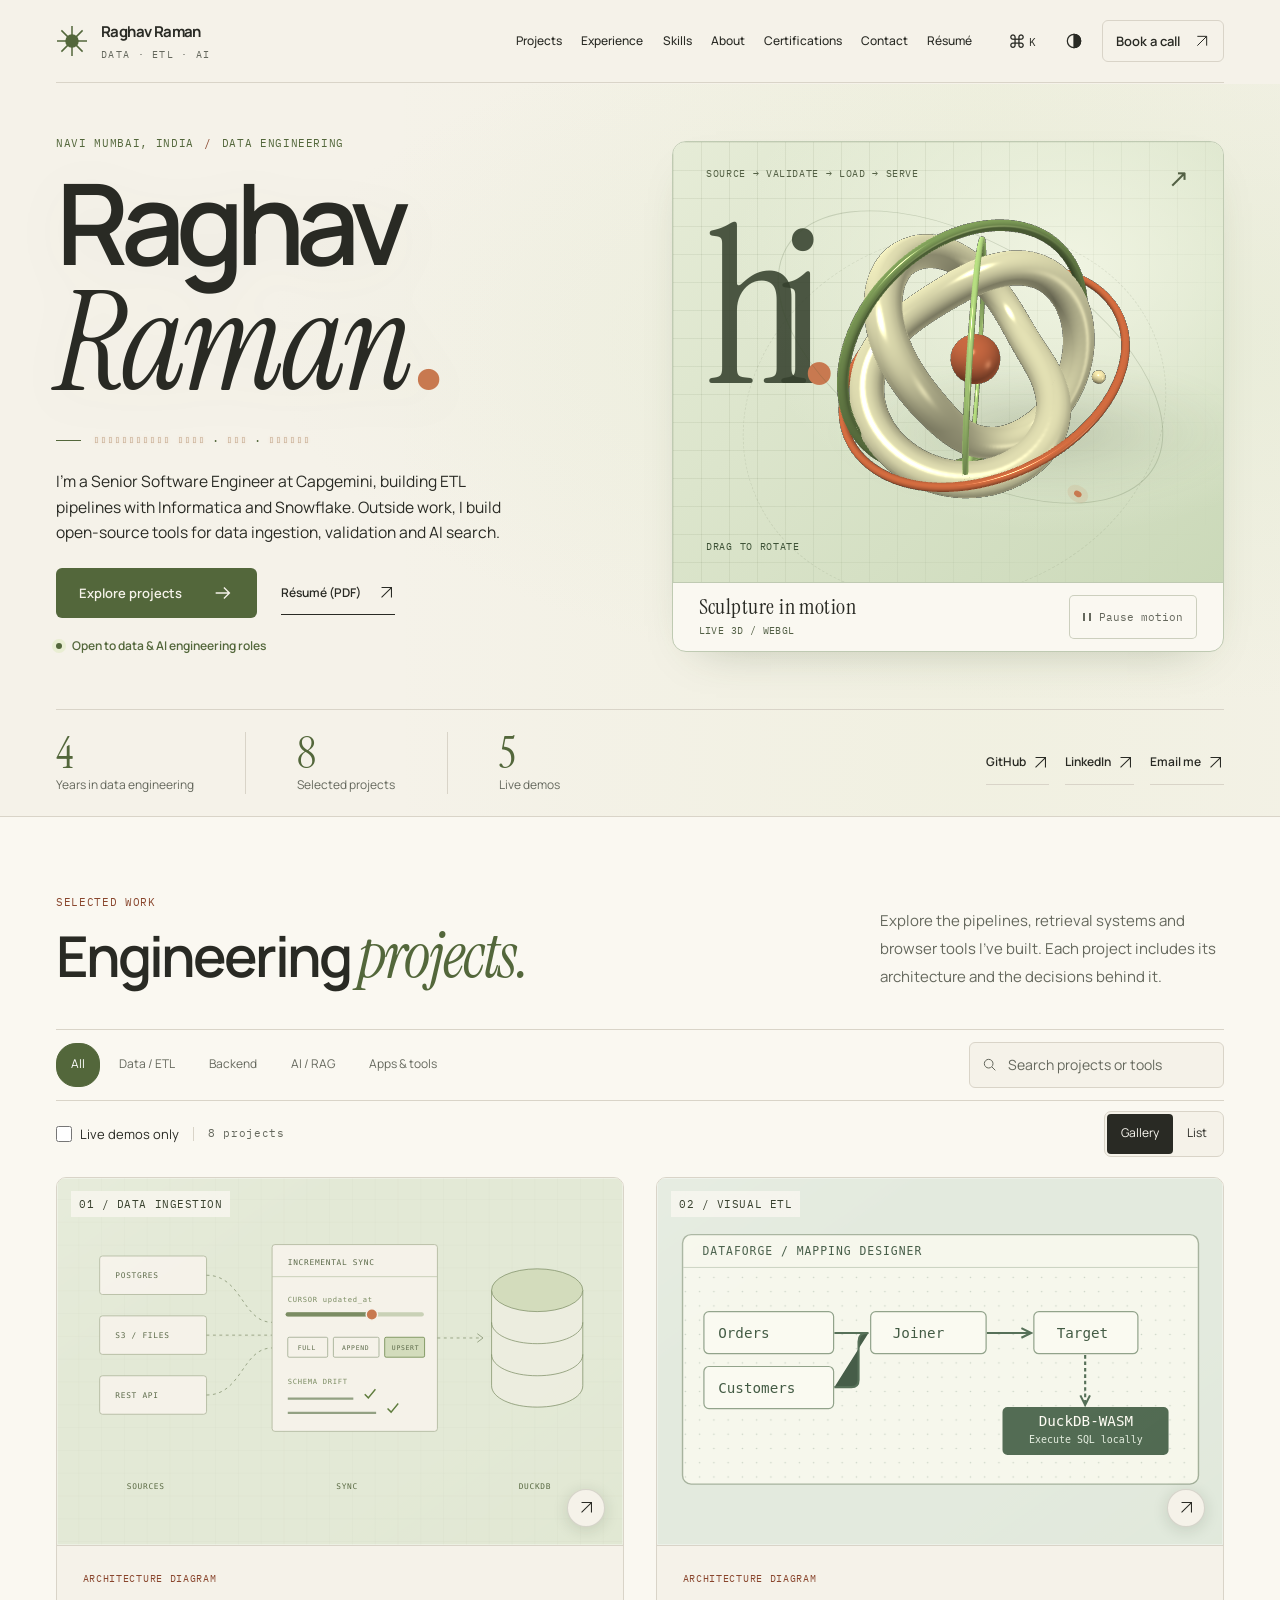
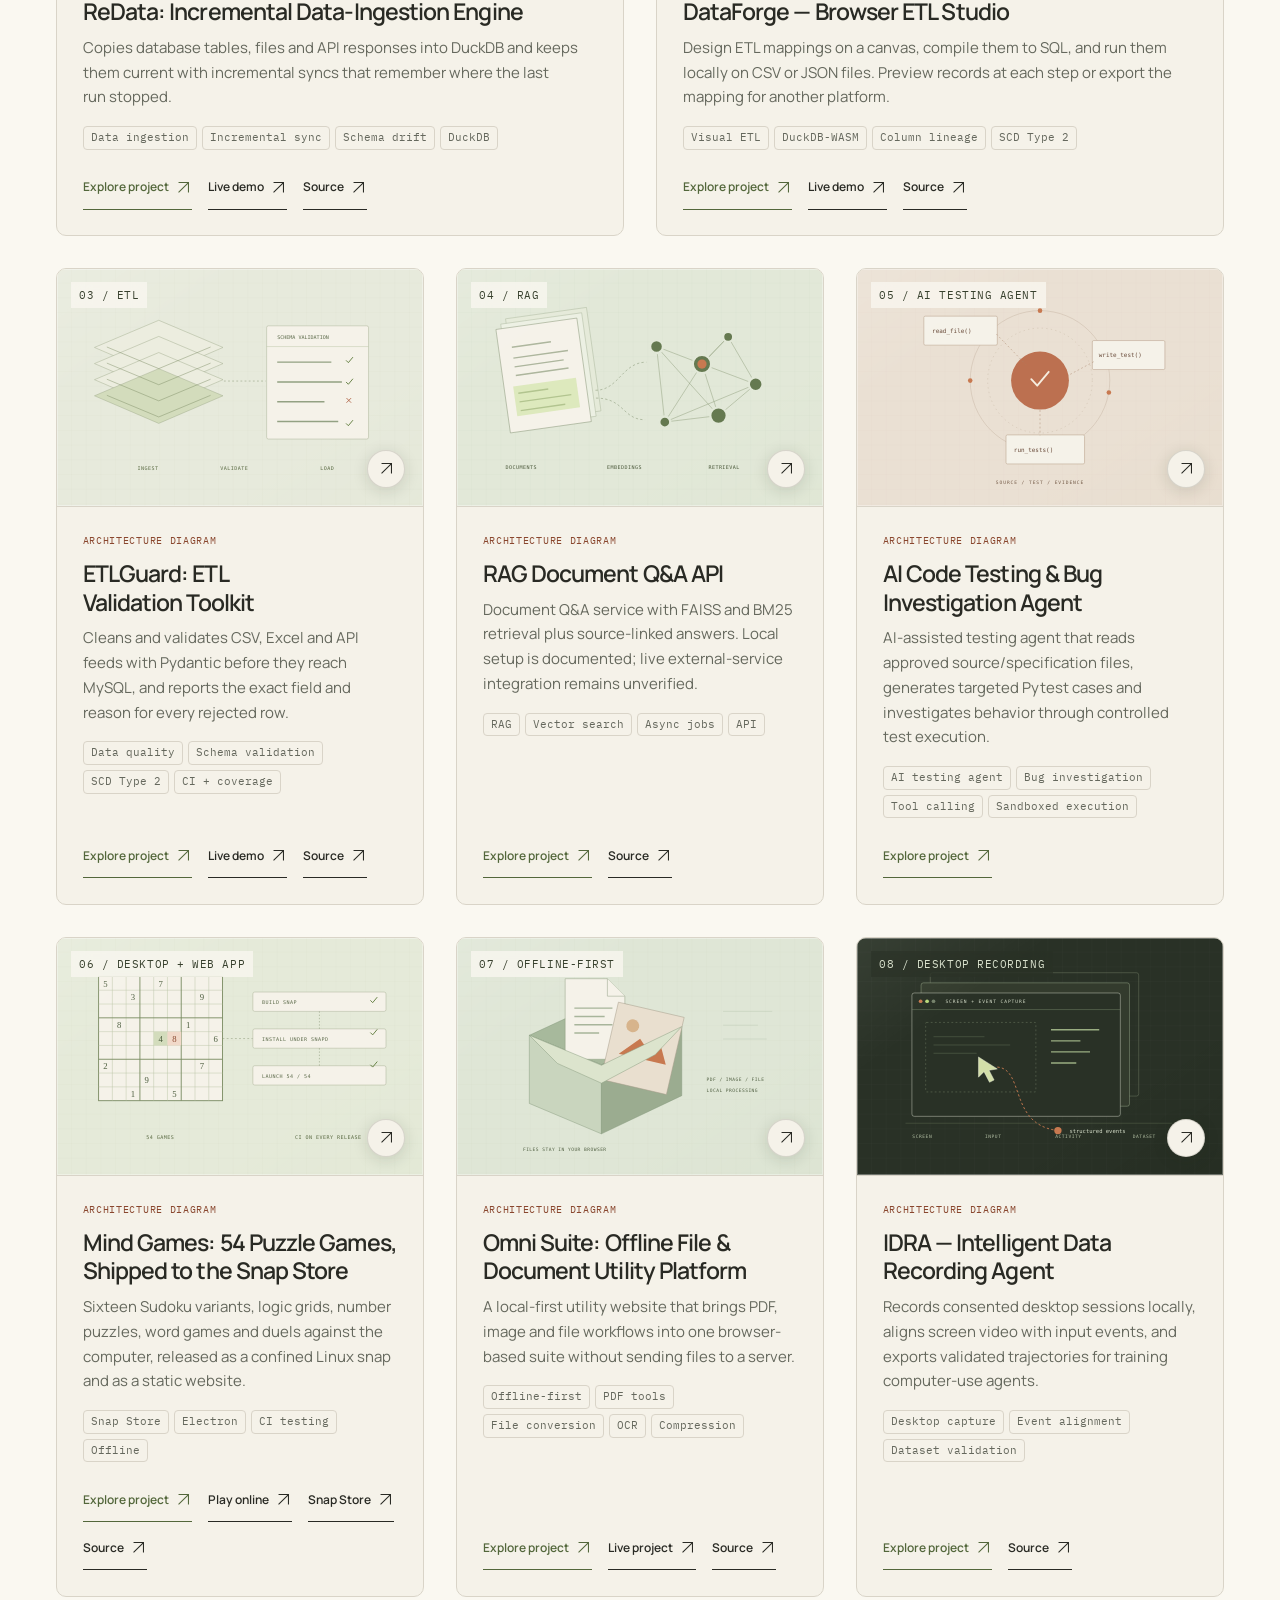
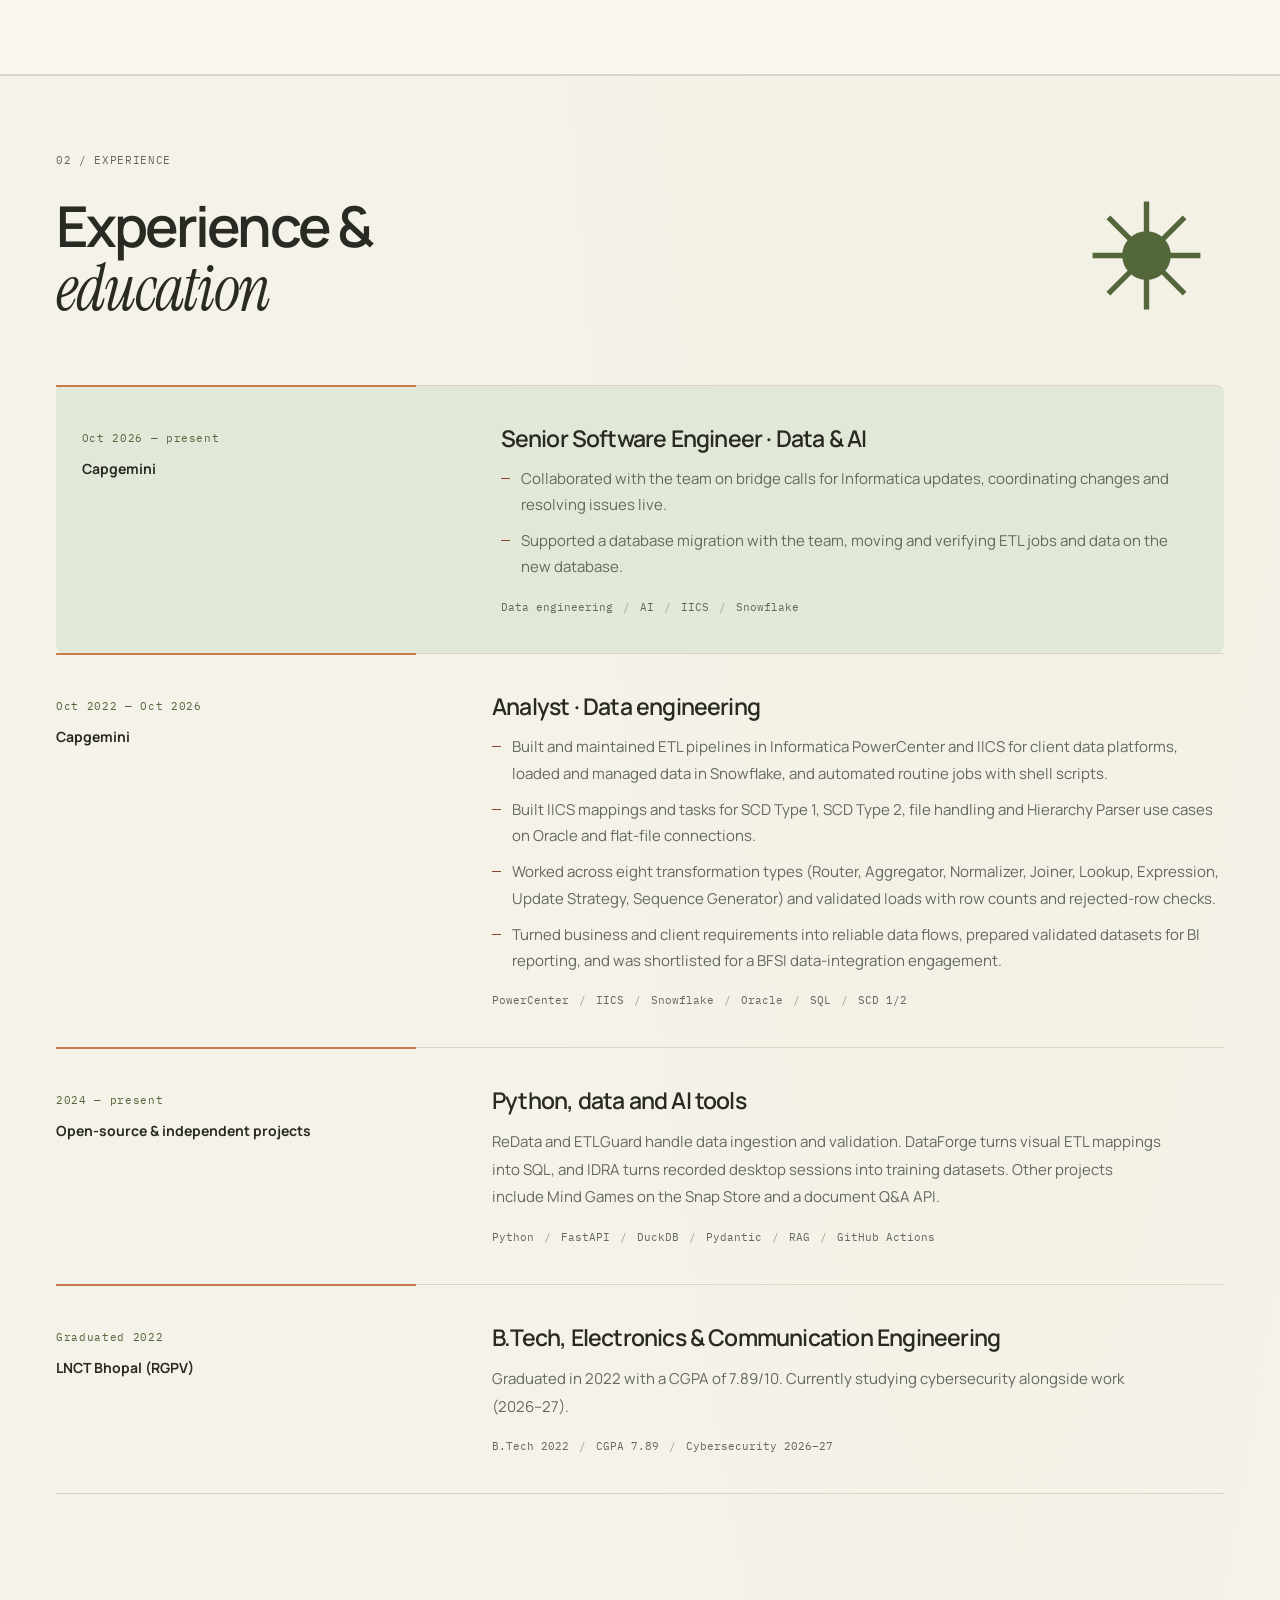
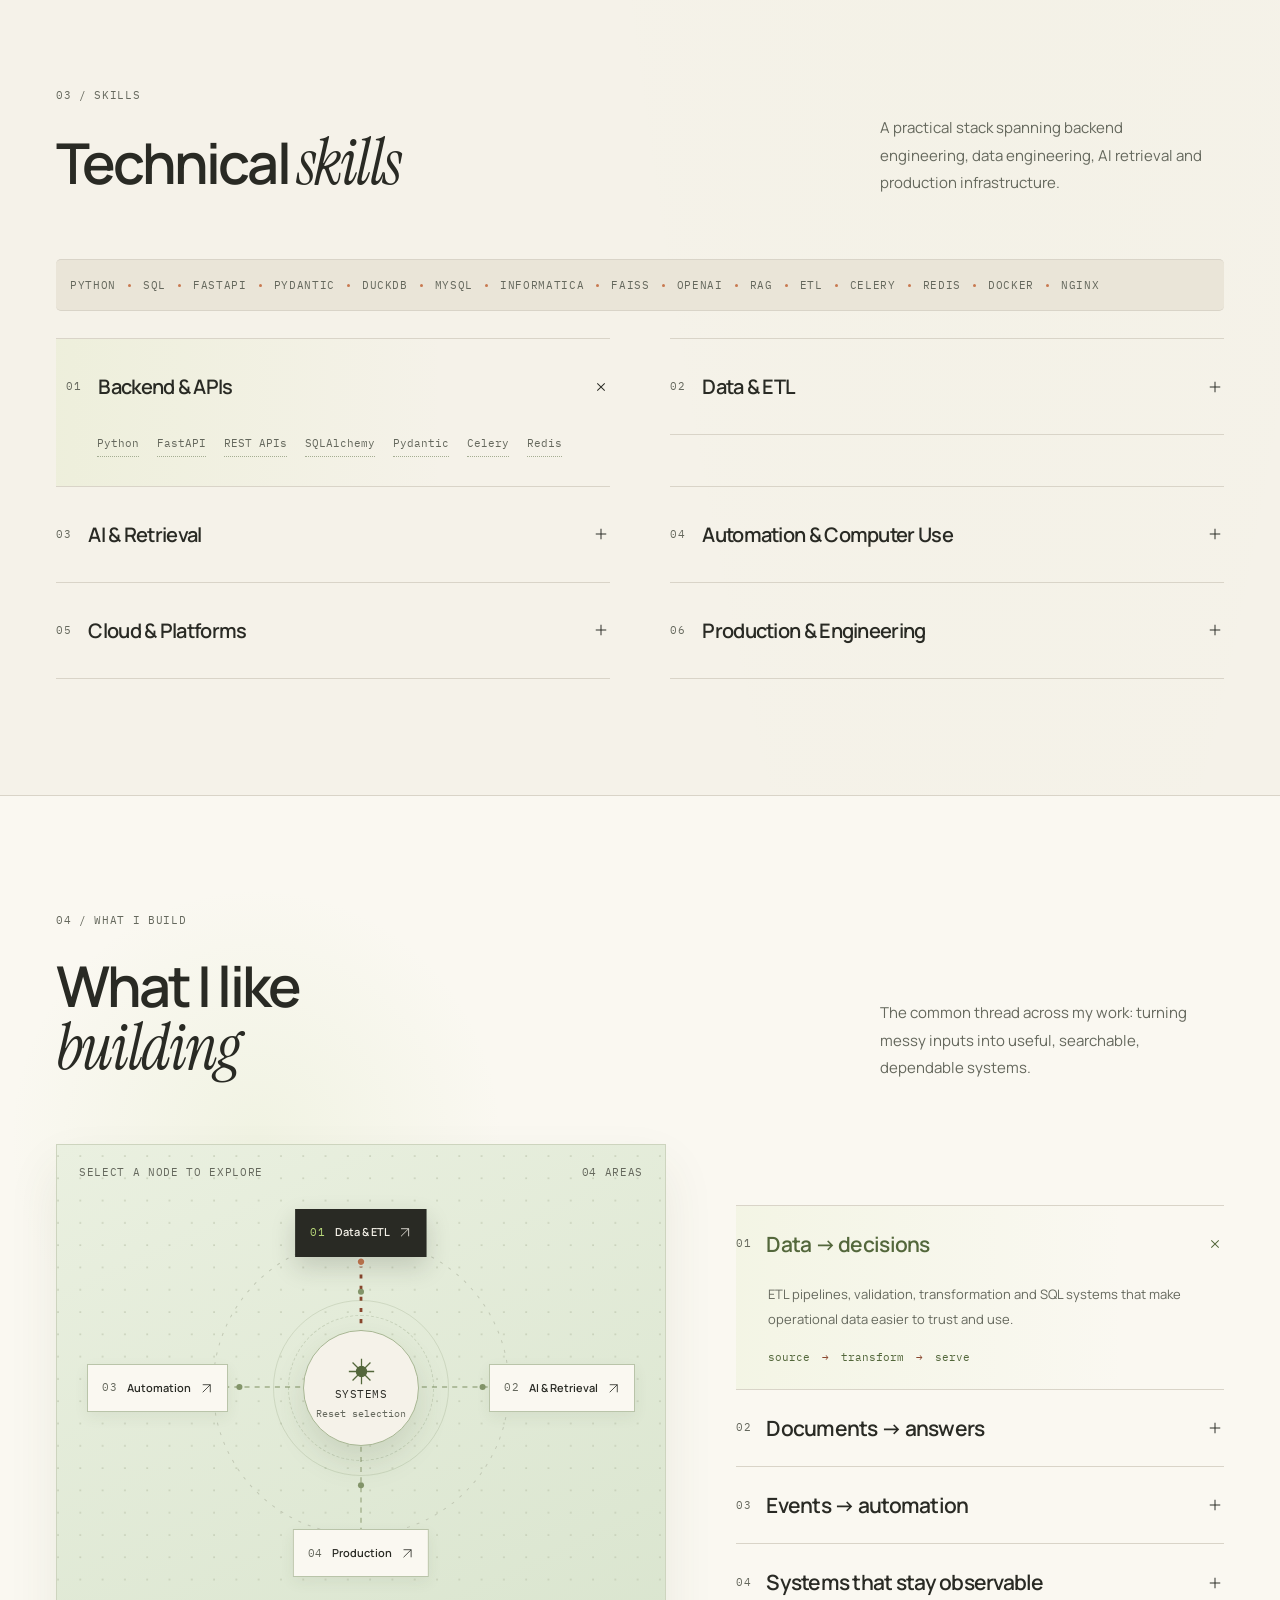
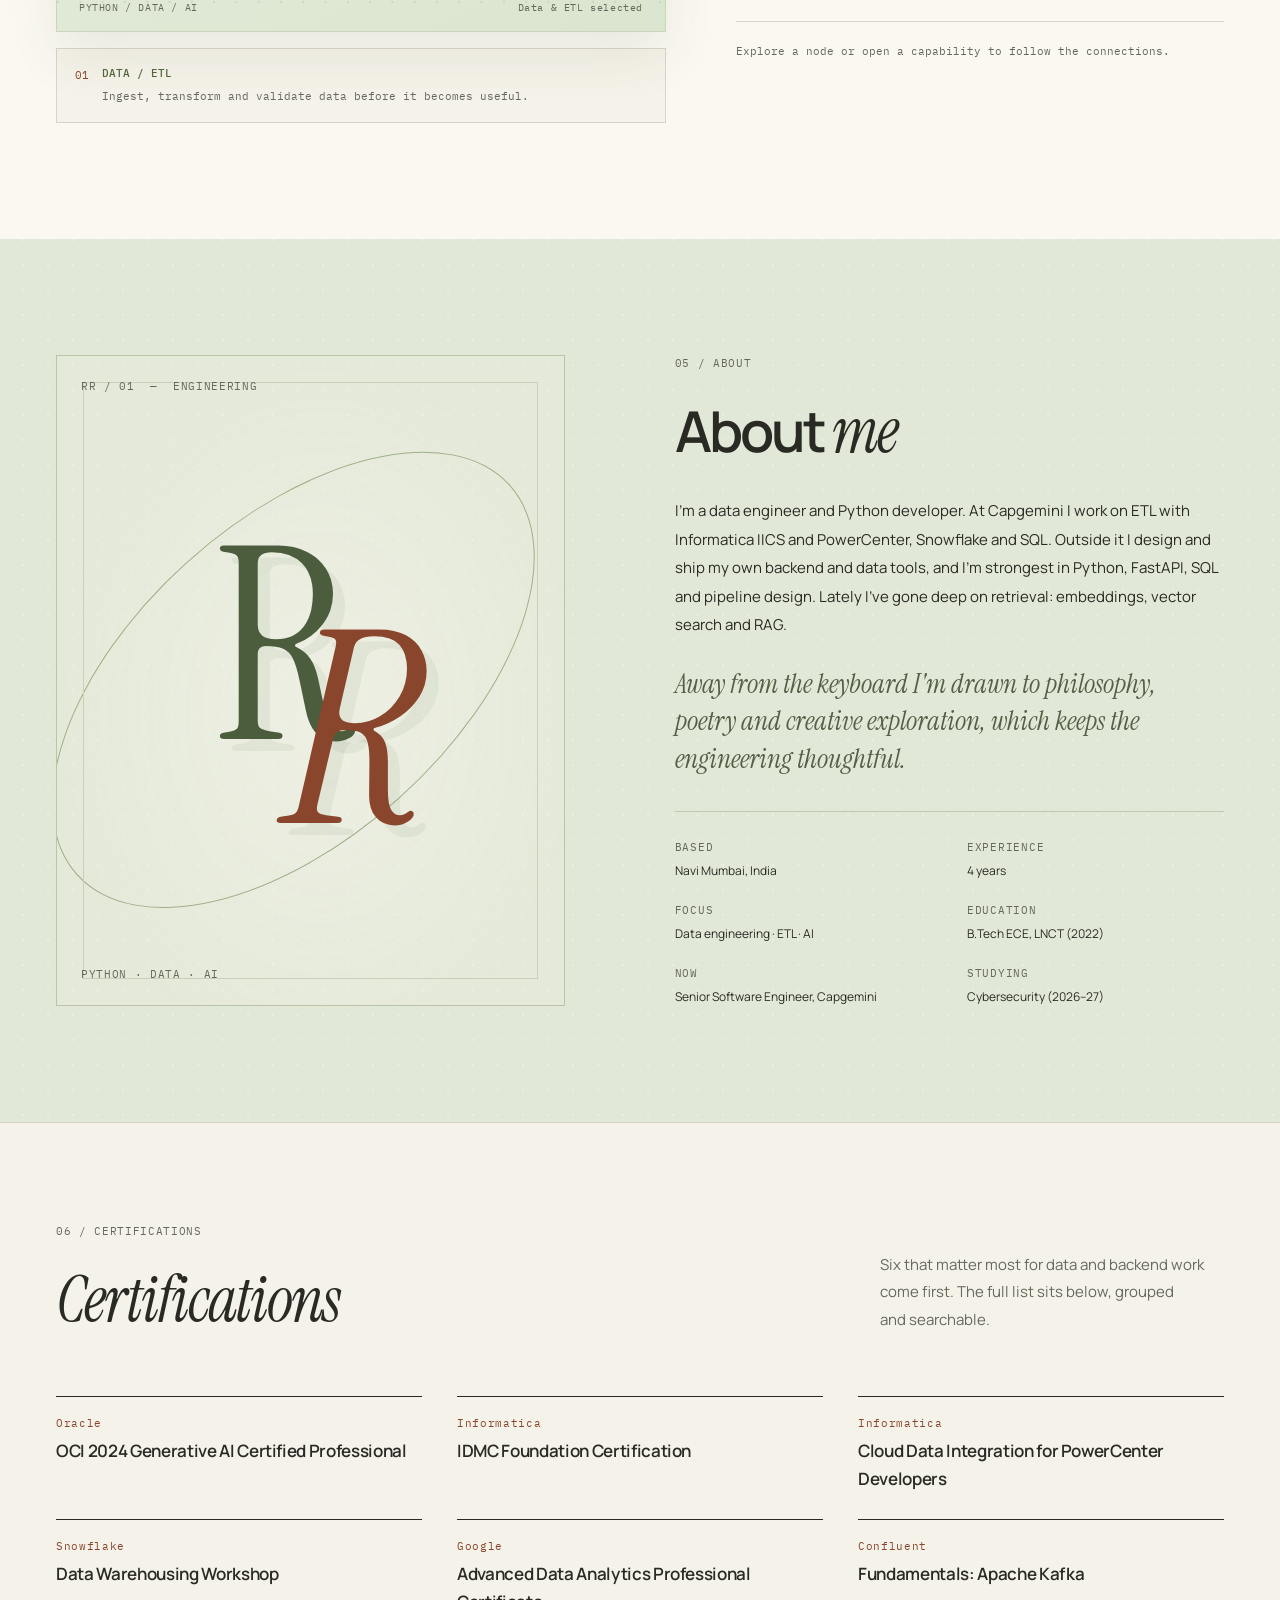
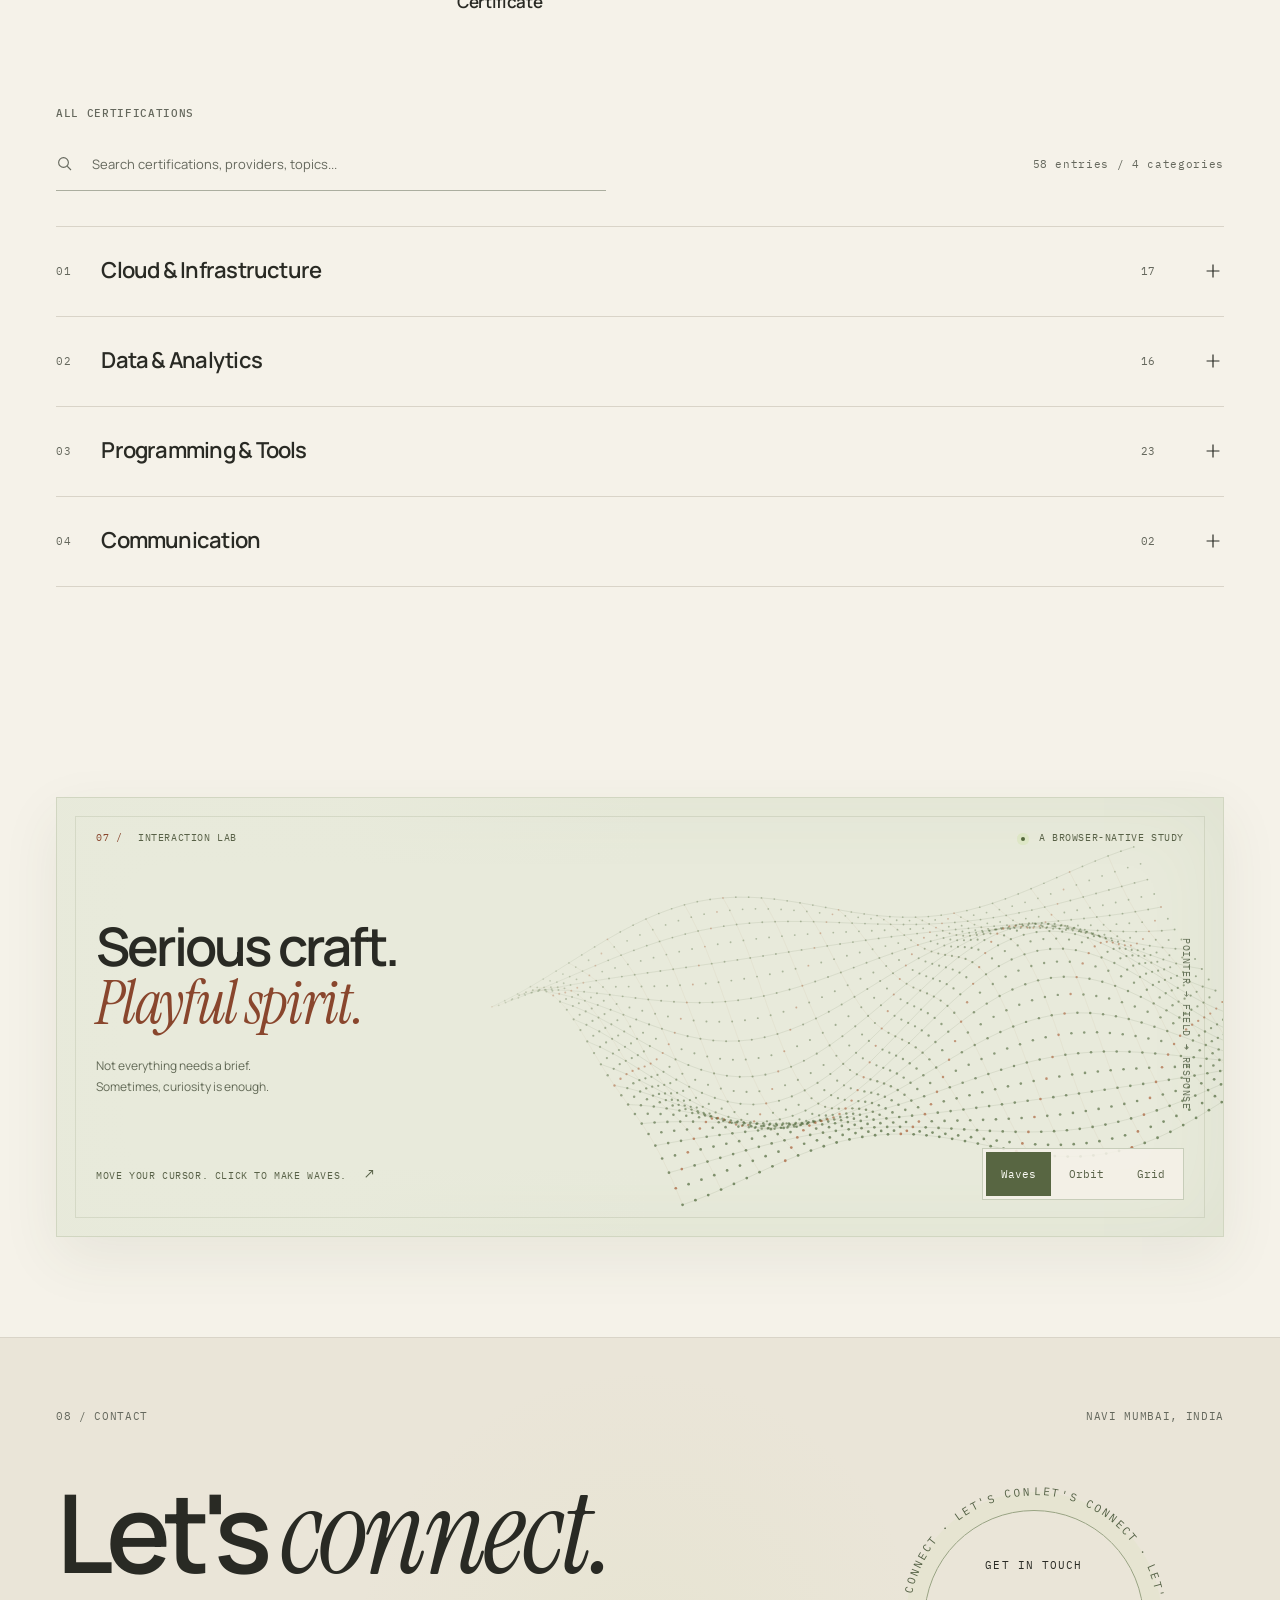
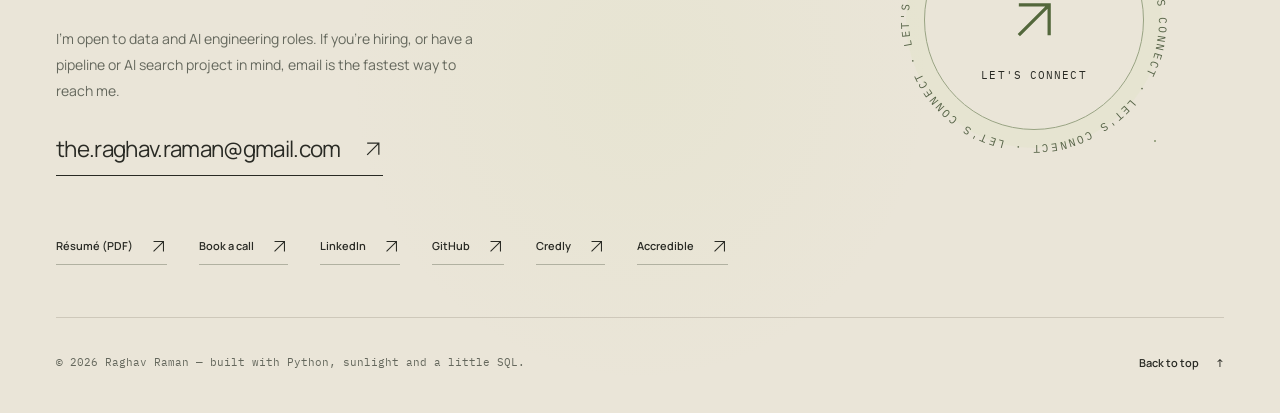
<file: index.html>
<!DOCTYPE html>
<html lang="en">
<head>
<meta charset="UTF-8">
<meta content="width=device-width, initial-scale=1.0" name="viewport"/>
<meta content="Raghav Raman — Senior Software Engineer at Capgemini. Data engineering with Informatica IICS, PowerCenter, Snowflake and SQL, plus open-source Python and AI tools with live demos." name="description"/>
<meta content="Raghav Raman — Data Engineer: ETL, Python &amp; AI" property="og:title"/>
<meta content="Data pipelines, Python backends and AI search — with source code and live demos." property="og:description"/>
<meta content="website" property="og:type"/>
<meta content="https://theraghavraman.github.io/the_raghav_raman/" property="og:url"/>
<meta name="twitter:card" content="summary"/>
<link rel="canonical" href="https://theraghavraman.github.io/the_raghav_raman/"/>
<link rel="apple-touch-icon" href="./assets/apple-touch-icon.png"/>
<meta name="theme-color" content="#F5F2E9">
<meta name="color-scheme" content="light">
<title>Raghav Raman — Data Engineer: ETL, Python &amp; AI</title>
<script type="application/ld+json">{"@context":"https://schema.org","@type":"Person","name":"Raghav Raman","jobTitle":"Senior Software Engineer, Data Engineering","url":"https://theraghavraman.github.io/the_raghav_raman/","email":"mailto:the.raghav.raman@gmail.com","address":{"@type":"PostalAddress","addressLocality":"Navi Mumbai","addressRegion":"Maharashtra","addressCountry":"IN"},"worksFor":{"@type":"Organization","name":"Capgemini"},"knowsAbout":["Data engineering","ETL","Informatica IICS","PowerCenter","Snowflake","SQL","Python","FastAPI","RAG"],"sameAs":["https://github.com/theraghavraman","https://www.linkedin.com/in/theraghavraman","https://www.credly.com/users/raghav-raman/"]}</script>
<link rel="icon" href="data:image/svg+xml,%3Csvg xmlns='http://www.w3.org/2000/svg' viewBox='0 0 64 64'%3E%3Crect width='64' height='64' rx='12' fill='%23F5F2E9'/%3E%3Ctext x='9' y='43' font-family='Georgia' font-size='30' fill='%23292A24'%3Err%3C/text%3E%3C/svg%3E" type="image/svg+xml">
<link rel="preconnect" href="https://fonts.googleapis.com">
<link rel="preconnect" href="https://fonts.gstatic.com" crossorigin>
<link href="https://fonts.googleapis.com/css2?family=IBM+Plex+Mono:wght@400;500&family=Instrument+Serif:ital@0;1&family=Manrope:wght@400;500;600;700;800&display=swap" rel="stylesheet">
<style>/* Living Systems Portfolio
   Static HTML + CSS + browser-native JavaScript. No build step.
   01 Tokens | 02 Shared | 03 Navigation | 04 Hero | 05 Work
   06 Capabilities | 07 About | 08 Skills + journey | 09 Process
   10 Playground | 11 Credentials | 12 Contact | 13 Dialogs | 14 Responsive
*/
:root {
  --canvas:#F5F2E9; --parchment:#EAE5D8; --sage:#E2E8D8;
  --ink:#292A24; --secondary:#73756A; --muted:#65685D;
  --copper:#C87950; --copper-ink:#89462D; --lime:#B9D97A;
  --olive:#53673B; --line:#D9D4C8; --surface:#FAF8F1;
  --sans:'Manrope',Arial,Helvetica,sans-serif;
  --serif:'Instrument Serif',Georgia,'Times New Roman',serif;
  --mono:'IBM Plex Mono','Courier New',monospace;
  --header-height:83px; --ease:cubic-bezier(.2,.75,.2,1);
}
* {box-sizing:border-box}
html {scroll-behavior:smooth;scroll-padding-top:110px;color-scheme:light}
body {margin:0;background:var(--canvas);color:var(--ink);font-family:var(--sans);font-size:16px;line-height:1.7;-webkit-font-smoothing:antialiased;transition:background-color .25s}
body[data-palette="sage"] {--canvas:#EDF0E5;--surface:#F5F6ED;--parchment:#E5E9DA;--sage:#DCE4CF;--line:#CCD3BF}
body.modal-open {overflow:hidden}
::selection {background:var(--lime);color:var(--ink)}
a {color:inherit;text-decoration:none}
button,input,select {font:inherit;color:inherit}
button {cursor:pointer}
button:disabled {cursor:default}
button {touch-action:manipulation}
button,a,input,summary { -webkit-tap-highlight-color:transparent }
button:focus-visible,a:focus-visible,input:focus-visible,summary:focus-visible,[tabindex]:focus-visible {outline:2px solid var(--copper-ink);outline-offset:5px}
button {border:0}
input {min-width:0}
img,svg {max-width:100%}
img {display:block;height:auto}
svg.icon {width:20px;height:20px;flex-shrink:0;vertical-align:middle}
.icon-sprite {position:absolute;width:0;height:0;overflow:hidden}
figure,p,h1,h2,h3,h4,dl {margin:0}
ul,ol {margin:0}
h1,h2,h3,h4 {font-weight:600}
h2 {font-size:clamp(44px,4.4vw,67px);letter-spacing:-.052em;line-height:1.06}
h2 em {font-family:var(--serif);font-weight:400;letter-spacing:-.028em;font-size:1.12em}
h3 {font-size:24px;letter-spacing:-.035em;line-height:1.35}
h4 {font-size:16px;line-height:1.5;letter-spacing:-.015em}
p {text-wrap:pretty}
[hidden] {display:none!important}
.shell {width:min(1328px,calc(100% - 112px));margin-inline:auto;min-width:0}
.section {padding:116px 0;scroll-margin-top:16px}
.eyebrow,.mono,.row-index {font-family:var(--mono);font-size:11px;font-weight:400;letter-spacing:.06em;line-height:1.6}
.eyebrow {text-transform:uppercase;color:var(--muted);margin-bottom:26px}
.mono {color:var(--muted)}
.sr-only {position:absolute!important;width:1px;height:1px;padding:0;margin:-1px;overflow:hidden;clip:rect(0,0,0,0);white-space:nowrap;border:0}
.js-only {display:none!important}
.enhanced .js-only {display:flex!important}
.skip-link {position:fixed;z-index:900;left:16px;top:12px;transform:translateY(-180%);padding:12px 20px;background:var(--ink);color:var(--canvas)}
.skip-link:focus {transform:none}
.button {min-height:50px;padding:13px 22px;display:inline-flex;align-items:center;justify-content:center;gap:30px;font-size:13px;font-weight:600;border:1px solid transparent;transition:background .2s,color .2s,transform .3s var(--ease)}
.button-primary {background:var(--ink);color:var(--canvas)}
.button-primary:hover {background:var(--olive);transform:translateY(-2px)}
.button .icon {width:22px;height:22px}
.text-link {display:inline-flex;align-items:center;justify-content:space-between;gap:17px;padding:9px 0;border:0;border-bottom:1px solid currentColor;background:transparent;font-size:12px;font-weight:600;line-height:1.5;transition:color .2s}
.text-link:hover {color:var(--copper-ink)}
.text-link .icon {width:17px;height:17px;transition:transform .3s var(--ease)}
.text-link:hover .icon {transform:translate(2px,-2px)}
.icon-button {display:inline-flex;align-items:center;justify-content:center;gap:3px;min-width:42px;min-height:42px;padding:9px;background:transparent;border:1px solid transparent;border-radius:50%;transition:background .2s,border-color .2s}
.icon-button:hover {background:var(--parchment);border-color:var(--line)}
.status-dot {display:inline-block;width:6px;height:6px;border-radius:50%;background:var(--olive);box-shadow:0 0 0 4px rgb(185 217 122 / 20%);flex-shrink:0}
.section-heading {display:grid;grid-template-columns:minmax(0,1.8fr) minmax(0,.82fr);gap:70px;align-items:end;margin-bottom:62px}
.heading-aside {max-width:360px;color:var(--muted);font-size:15px;line-height:1.85;justify-self:end}
.result-count {margin:15px 0 26px;font-size:11px;color:var(--muted)}
.empty-state {border:1px dashed var(--line);padding:42px;text-align:center;color:var(--muted)}
.empty-state h3 {margin-bottom:8px;color:var(--ink)}
.empty-state button {margin-top:20px}
.reading-progress {position:fixed;inset:0 0 auto;height:2px;z-index:300;pointer-events:none}
.reading-progress span {display:block;width:0;height:100%;background:var(--copper)}
/* 03 Navigation */
.site-header {position:sticky;top:0;z-index:100;background:var(--canvas);border-bottom:1px solid transparent;transition:border-color .2s,box-shadow .2s}
.site-header.is-scrolled {border-color:var(--line)}
.header-inner {min-height:var(--header-height);display:flex;align-items:center;gap:35px;border-bottom:1px solid var(--line)}
.is-scrolled .header-inner {border-color:transparent}
.brand {display:flex;align-items:center;gap:13px;font-size:15px;font-weight:700;letter-spacing:-.04em;white-space:nowrap}
.brand>.icon {width:32px;height:32px;color:var(--olive)}
.brand-sub {display:block;font:10px/1.7 var(--mono);letter-spacing:.13em;margin-top:1px;color:var(--muted)}
.main-nav {margin-left:auto;display:flex;align-items:center;gap:23px}
.main-nav a {position:relative;font-size:13px;font-weight:500;padding:10px 0}
.main-nav a::after {content:'';height:1px;position:absolute;left:0;right:0;bottom:5px;background:var(--copper-ink);transform:scaleX(0);transform-origin:left;transition:transform .2s}
.main-nav a:hover::after,.main-nav a[aria-current="location"]::after {transform:scaleX(1)}
.main-nav a[aria-current="location"] {color:var(--copper-ink)}
.header-actions {display:flex;align-items:center;gap:7px}
.shortcut-symbol {font-size:18px;font-family:var(--sans)}
.key-label {font:11px var(--mono);margin-top:1px}
.header-cta {font-size:13px;font-weight:600;display:flex;align-items:center;gap:14px;padding:11px 0 11px 14px;white-space:nowrap}
.header-cta .icon {width:16px;height:16px}
.header-cta:hover {color:var(--copper-ink)}
.enhanced .menu-button {display:none!important}
/* 04 Hero */
.hero-section {position:relative}
.hero-overline {display:flex;align-items:center;justify-content:space-between;padding-top:26px}
.hero-overline .mono {font-size:11px;letter-spacing:.09em}
.hero-status {display:flex;align-items:center;gap:11px}
.hero-layout {display:grid;grid-template-columns:minmax(0,1fr) minmax(0,1fr);gap:42px;align-items:center}
.hero-copy {position:relative;padding:35px 0 36px;z-index:1}
.hero-copy .eyebrow {font-size:11px;letter-spacing:.025em;margin-bottom:20px}
h1 {font-size:clamp(92px,8.8vw,148px);font-weight:600;line-height:.91;letter-spacing:-.075em;margin:0 0 29px}
h1>span:first-child {display:block}
h1 em {font-family:var(--serif);font-weight:400;letter-spacing:-.025em;font-size:1.22em;line-height:.95}
.name-period {color:var(--copper);font-family:var(--serif);font-size:1.3em;letter-spacing:-.08em}
.role {font-family:var(--mono);font-size:12px;line-height:1.6;margin-bottom:18px;min-height:20px;display:flex;align-items:center;gap:12px;color:var(--olive)}
.role-dash {width:25px;height:1px;background:var(--olive);flex-shrink:0}
#role {transition:opacity .2s}
.hero-lede {font-size:17px;line-height:1.7;max-width:46ch;color:var(--ink)}
.hero-actions {display:flex;gap:31px;align-items:center;flex-wrap:wrap;margin-top:27px}
.hero-proof {display:flex;gap:27px;margin-top:29px;color:var(--muted);font:11px var(--mono)}
.hero-proof>span {display:flex;align-items:baseline;gap:7px}
.hero-proof>span+span {border-left:1px solid var(--line);padding-left:25px}
.hero-proof b {font-size:14px;color:var(--ink);font-weight:500}
.hero-art {min-width:0;position:relative;margin-right:-12px}
.art-top,.art-bottom {display:flex;align-items:center;justify-content:space-between;gap:12px}
.art-top {padding:0 23px 0 20px;margin-top:20px}
.art-top .mono,.art-bottom .mono {font-size:11px;letter-spacing:.09em}
.art-surface {position:relative;perspective:1000px}
.sculpture {width:100%;height:auto;animation:formFloat 9s ease-in-out infinite;transform-origin:50% 50%;transition:filter .3s}
.art-bottom {padding:0 23px 0 20px;margin-top:-6px}
.motion-button {display:flex;gap:9px;align-items:center;min-height:38px;border:0;background:none;font:11px var(--mono);color:var(--muted);padding:8px 0}
.motion-button:hover {color:var(--ink)}
.motion-indicator {width:8px;height:8px;display:block;border-left:2px solid currentColor;border-right:2px solid currentColor}
.is-paused .motion-indicator {border:0;border-left:7px solid currentColor;border-top:4px solid transparent;border-bottom:4px solid transparent;width:0}
.hero-baseline {display:flex;align-items:center;gap:30px;padding:26px 0;border-top:1px solid var(--line)}
.hero-baseline p {font:11px var(--mono);color:var(--muted)}
.hero-baseline .text-link {font-size:12px;padding:3px 0;border-color:var(--line)}
.scroll-cue {margin-left:auto;display:flex;align-items:center;gap:20px;font:11px var(--mono);letter-spacing:.07em}
.scroll-cue span {font-size:21px;color:var(--copper-ink)}
.stack-strip {border-top:1px solid var(--line);border-bottom:1px solid var(--line);background:var(--parchment)}
.stack-items {display:flex;flex-wrap:wrap;justify-content:space-between;align-items:center;gap:12px;padding:18px 0;font:11px var(--mono);letter-spacing:.06em;color:var(--muted)}
.stack-items i {width:3px;height:3px;background:var(--copper);border-radius:50%}
@keyframes formFloat {0%,100%{transform:translateY(0) rotate(-1deg)}50%{transform:translateY(-8px) rotate(1deg)}}
/* 05 Editorial project gallery */
.projects-section {padding-bottom:126px}
.spotlight {display:flex;gap:12px;align-items:flex-start;font:11px/1.9 var(--mono);margin-top:23px}
.spotlight .status-dot {margin-top:6px}
.spotlight b {font-weight:500;color:var(--ink)}
.project-tools {align-items:center;justify-content:space-between;gap:22px;padding:20px 0;border-block:1px solid var(--line)}
.project-filters {display:flex;gap:6px;flex-wrap:wrap}
.filter {padding:9px 13px;min-height:38px;font-size:11px;border:1px solid transparent;background:transparent;color:var(--muted);border-radius:2px;transition:background .2s,color .2s,border-color .2s}
.filter:hover {border-color:var(--line);color:var(--ink)}
.filter.active {background:var(--ink);color:var(--canvas);border-color:var(--ink)}
.project-search {display:flex;align-items:center;gap:10px;min-width:0;border-bottom:1px solid var(--line);max-width:192px}
.project-search .icon {width:16px;height:16px;color:var(--muted)}
.project-search input {border:0;background:transparent;width:100%;padding:8px 0;font-size:11px;min-height:38px}
.project-search input::placeholder {color:var(--muted);opacity:1}
.project-grid {display:grid;grid-template-columns:repeat(12,minmax(0,1fr));gap:63px 44px;align-items:start}
.project-card {min-width:0}
.project-card:nth-child(1) {grid-column:1 / span 7}
.project-card:nth-child(2) {grid-column:9 / span 4;margin-top:140px}
.project-card:nth-child(3) {grid-column:1 / span 5;margin-top:10px}
.project-card:nth-child(4) {grid-column:7 / span 6;margin-top:110px}
.project-card:nth-child(5) {grid-column:1 / span 6;margin-top:10px}
.project-card:nth-child(6) {grid-column:8 / span 5;margin-top:120px}
.project-card:nth-child(7) {grid-column:1 / span 7;margin-top:10px}
.project-card:nth-child(8) {grid-column:9 / span 4;margin-top:140px}
.project-grid.is-filtered {grid-template-columns:repeat(2,minmax(0,1fr));gap:50px}
.project-grid.is-filtered .project-card {display:block;grid-column:auto;margin:0;padding:0}
.project-preview {display:block;position:relative;isolation:isolate;overflow:hidden;background:var(--parchment);aspect-ratio:800/520}
.project-preview img {width:100%;height:100%;object-fit:cover;transition:transform .8s var(--ease);transform-origin:center}
.project-preview:hover img,.project-preview:focus-visible img {transform:scale(1.035)}
.preview-index {position:absolute;left:23px;top:20px;font:11px var(--mono);color:#38412e;letter-spacing:.05em}
.project-idra .preview-index {color:#d8e0cc}
.preview-arrow {width:38px;height:38px;position:absolute;bottom:18px;right:18px;background:var(--canvas);border:1px solid rgb(41 42 36 / 15%);border-radius:50%;display:flex;align-items:center;justify-content:center;transition:background .25s,transform .25s}
.project-preview:hover .preview-arrow,.project-preview:focus-visible .preview-arrow {background:var(--lime);transform:rotate(5deg)}
.preview-arrow .icon {width:17px;height:17px}

/* Reference-style green cursor that appears over project previews. */
.project-cursor {position:fixed;left:0;top:0;z-index:120;width:84px;height:84px;border-radius:50%;display:grid;align-content:center;justify-items:center;gap:2px;background:var(--lime);color:var(--ink);pointer-events:none;opacity:0;will-change:transform;transition:opacity .2s}
.project-cursor span {font:10px/1.35 var(--mono);letter-spacing:.07em;text-align:center}
.project-cursor::after {content:"";position:absolute;inset:5px;border:1px solid rgb(0 0 0 / 18%);border-radius:50%}
.project-cursor.is-active {opacity:1}
body.project-cursor-active .project-preview {cursor:none}
.visual-disclosure {font:10px/1.6 var(--mono);color:var(--muted);margin:12px 0 20px;letter-spacing:.01em}
.project-body h3 {font-size:clamp(21px,1.8vw,28px);line-height:1.25;letter-spacing:-.04em;max-width:28ch;margin-bottom:15px}
.project-summary {font-size:15px;color:var(--muted);line-height:1.85;max-width:57ch}
.project-meta {display:flex;flex-wrap:wrap;gap:8px 0;margin-top:16px;font:11px/1.6 var(--mono);color:var(--muted)}
.project-meta span+span::before {content:'/';margin:0 10px;color:#9e9f91}
.project-actions {display:flex;align-items:flex-start;gap:26px;flex-wrap:wrap;margin-top:15px}
.project-source {min-width:0;max-width:100%}
.project-source[open] {flex:1 0 100%}
summary {cursor:pointer;list-style:none}
summary::-webkit-details-marker {display:none}
.project-source>summary {display:inline-flex;font-size:12px;min-height:39px}
.project-live {font-size:12px;min-height:39px}
.project-detail-content {padding:20px 0}
.project-stackline {font:11px/1.9 var(--mono);color:var(--muted);margin-bottom:27px}
.detail-columns {display:grid;grid-template-columns:1.2fr 1fr;gap:32px}
.detail-columns h4 {font:11px var(--mono);text-transform:uppercase;letter-spacing:.08em;color:var(--copper-ink);margin-bottom:19px}
.detail-columns ul {padding-left:18px;color:var(--muted);font-size:13px}
.detail-columns li+li {margin-top:12px}
.detail-columns li::marker {color:var(--copper)}
.detail-columns code {background:var(--parchment);padding:2px 3px;font:11px var(--mono);overflow-wrap:anywhere}
.detail-stack {display:flex;gap:8px;flex-wrap:wrap}
.detail-stack span {font:11px var(--mono);padding:6px 8px;border:1px solid var(--line)}
.project-signal {margin-top:25px;padding-top:18px;border-top:1px solid var(--line);font-size:12px;line-height:1.9;color:var(--muted)}
/* 06 Interactive systems map and capabilities */
.capabilities-section {border-top:1px solid var(--line);background:var(--surface)}
.systems-layout {display:grid;grid-template-columns:minmax(0,1.25fr) minmax(0,1fr);gap:70px;align-items:center}
.systems-map {position:relative;aspect-ratio:600/480;min-width:0;background:var(--sage);border:1px solid #cdd4be}
.map-heading,.map-caption {position:absolute;left:22px;right:22px;display:flex;justify-content:space-between;gap:10px;font-size:11px;z-index:1}
.map-heading {top:19px}
.map-caption {bottom:15px;font-size:10px}
.map-lines {width:100%;height:100%;position:absolute;inset:0}
.map-lines [data-edge] {transition:stroke .25s,stroke-width .25s}
.map-lines .edge-active {stroke:var(--copper-ink);stroke-width:2}
.map-center {position:absolute;left:50%;top:50%;transform:translate(-50%,-50%);width:116px;height:116px;border-radius:50%;border:1px solid #a8b794;background:var(--canvas);display:flex;flex-direction:column;align-items:center;justify-content:center;gap:2px;padding:8px}
.map-center:hover {border-color:var(--olive)}
.map-center .icon {width:27px;height:27px;color:var(--olive)}
.map-center strong {font:11px var(--mono);letter-spacing:.04em}
.map-center small {font:10px var(--mono);color:var(--muted);margin-top:4px}
.map-node {position:absolute;display:flex;align-items:center;justify-content:center;gap:9px;padding:13px 14px;border:1px solid #b9c4a9;background:var(--surface);font-size:11px;min-height:48px;transition:background .25s,border-color .25s}
.map-node .mono {font-size:11px}
.map-node strong {font-weight:600;white-space:nowrap}
.map-node .icon {width:13px;height:13px}
.map-node[aria-pressed="true"] {background:var(--ink);color:var(--canvas);border-color:var(--ink)}
.map-node[aria-pressed="true"] .mono {color:var(--lime)}
.map-node:hover:not([aria-pressed="true"]) {background:#e7eddb;border-color:var(--olive)}
.node-data {left:50%;top:18%;transform:translate(-50%,-50%)}
.node-retrieval {right:5%;top:50%;transform:translateY(-50%)}
.node-automation {left:5%;top:50%;transform:translateY(-50%)}
.node-production {left:50%;bottom:16%;transform:translate(-50%,50%)}
.capability {border-bottom:1px solid var(--line)}
.capability:first-child {border-top:1px solid var(--line)}
.capability summary {display:flex;align-items:center;gap:15px;padding:24px 0}
.capability h3 {font-size:21px;flex:1}
.row-index {color:var(--muted);font-size:11px;flex-shrink:0}
.capability summary>.icon {width:18px;height:18px;transition:transform .3s}
details[open]>summary>.icon {transform:rotate(45deg)}
.capability-copy {padding:0 0 25px 32px;color:var(--muted);font-size:13px;line-height:1.9}
.flow {display:flex;align-items:center;flex-wrap:wrap;gap:12px;margin-top:18px;font:11px var(--mono);color:var(--olive)}
.flow span+span::before {content:'\2192';padding-right:12px;color:var(--copper-ink)}
.map-help {font:11px/1.9 var(--mono);margin-top:19px;color:var(--muted)}
/* 07 About */
.about-section {background:var(--sage)}
.about-layout {display:grid;grid-template-columns:1fr 1.08fr;gap:110px;align-items:center}
.about-art {position:relative;min-height:545px;border:1px solid #b9c5a8;isolation:isolate;overflow:hidden;align-self:stretch}
.about-art::after {content:'';position:absolute;inset:26px;border:1px solid #c8d1ba;z-index:-1;pointer-events:none}
.about-art-label,.about-art-foot {position:absolute;left:24px;font-size:11px;z-index:2}
.about-art-label {top:22px}.about-art-foot {bottom:22px}
.about-monogram {display:flex;align-items:center;justify-content:center;height:100%;min-height:545px;font-family:var(--serif);font-size:clamp(170px,21vw,330px);line-height:1;letter-spacing:-.21em;color:#4c5d3e;position:relative;padding-right:35px}
.about-monogram>em {font-weight:400;color:var(--copper-ink);transform:translateY(52px);margin-left:-10px}
.about-monogram>span {transform:translateY(-32px)}
.monogram-orbit {position:absolute;width:115%;height:49%;border:1px solid #9cae87;border-radius:50%;transform:rotate(-42deg);z-index:-1}
.about-copy h2 {margin-bottom:32px}
.about-intro {font-size:15px;line-height:1.9}
.about-reflection {font-family:var(--serif);font-size:27px;line-height:1.4;font-style:italic;margin-top:25px;color:#536046}
.facts {display:grid;grid-template-columns:1fr 1fr;gap:22px 35px;margin-top:33px;padding-top:28px;border-top:1px solid #bfc9b0}
.facts dt {font:11px var(--mono);text-transform:uppercase;color:var(--muted);letter-spacing:.07em;margin-bottom:7px}
.facts dd {font-size:12px;line-height:1.65;margin:0}
.portrait {position:absolute;inset:0;width:100%;height:100%;object-fit:cover}
/* 08 Expertise and journey */
.skills-grid {display:grid;grid-template-columns:1fr 1fr;gap:0 60px;align-items:start}
.skill-group {border-bottom:1px solid var(--line);border-top:1px solid var(--line);margin-top:-1px}
.skill-group summary {display:flex;align-items:center;gap:17px;min-height:95px;padding:20px 0}
.skill-group summary h3 {font-size:20px;flex:1}
.skill-group summary>.icon {width:18px;height:18px;transition:transform .3s}
.skill-tags {display:flex;flex-wrap:wrap;gap:10px 18px;padding:0 25px 29px 31px;font:11px/1.8 var(--mono);color:var(--muted)}
.skill-tags span {padding-bottom:2px;border-bottom:1px dotted #a5ae93}
.journey-section {border-top:1px solid var(--line);padding-top:100px}
.section-glyph {justify-self:end;color:var(--olive);padding:10px 20px}
.section-glyph .icon {width:115px;height:115px}
.journey-item {display:grid;grid-template-columns:1fr 2fr;gap:70px;border-top:1px solid var(--line);padding:37px 0}
.journey-item:last-child {border-bottom:1px solid var(--line)}
.journey-meta p {font-size:14px;margin-top:7px}
.journey-meta .mono {font-size:11px}
.journey-copy h3 {font-size:23px;margin-bottom:12px}
.journey-copy>p {font-size:15px;color:var(--muted);max-width:75ch;line-height:1.85}
/* 09 Source-derived process */
.process-section {background:var(--parchment)}
.process-layout {display:grid;grid-template-columns:1fr 1.15fr;gap:110px}
.process-intro h2 {font-size:clamp(34px,3.3vw,52px);letter-spacing:-.04em}
.process-intro h2 em {font-size:1.03em}
.process-art {position:relative;width:280px;height:186px;margin:50px 0 22px}
.process-art>div {position:absolute;width:112px;height:112px;border:1px solid #9d9f88;transform:rotate(30deg) skew(-8deg);top:20px}
.process-art>div:nth-child(1) {left:10px;background:#dce4cb}
.process-art>div:nth-child(2) {left:53px;background:rgb(213 223 195 / 65%)}
.process-art>div:nth-child(3) {left:96px;background:rgb(200 121 80 / 12%);border-color:#b17c5d}
.process-art>div:nth-child(4) {left:139px;background:rgb(185 217 122 / 28%)}
.process-art>span {position:absolute;right:0;bottom:0;color:var(--copper-ink)}
.process-art .icon {width:38px;height:38px}
.process-legend {font-size:11px;max-width:36ch;line-height:1.9}
.process-steps {list-style:none;padding:0}
.process-steps li {display:grid;grid-template-columns:47px 1fr;gap:19px;padding:26px 0;border-top:1px solid #cec8ba}
.process-steps li:last-child {border-bottom:1px solid #cec8ba}
.process-number {font:11px var(--mono);color:var(--copper-ink);width:32px;height:32px;display:flex;align-items:center;justify-content:center;border:1px solid #c6bfaf;border-radius:50%;margin-top:2px}
.process-step-title {display:flex;align-items:center;justify-content:space-between;gap:20px;margin-bottom:10px}
.process-step-title h3 {font-size:23px}
.process-step-title .mono {font-size:11px}
.process-steps p {font-size:12px;line-height:1.9;color:var(--muted)}
.process-steps li.is-current .process-number {background:var(--ink);color:var(--lime);border-color:var(--ink)}
/* 10 Generative playground */
.playground {border:1px solid var(--line);background:var(--surface)}
.playground-toolbar {padding:21px 28px;border-bottom:1px solid var(--line);display:flex;align-items:center;gap:36px;justify-content:space-between}
.visual-modes {display:flex;gap:6px}
.mode-button {border:1px solid transparent;background:transparent;font:11px var(--mono);min-height:41px;padding:11px 18px;border-radius:2px}
.mode-button.active {background:var(--ink);color:var(--canvas)}
.mode-button:hover:not(.active) {border-color:var(--line)}
.density-control {display:flex;align-items:center;gap:20px;margin-left:auto}
.density-control label {font:11px var(--mono);white-space:nowrap}
.density-control output {color:var(--olive);margin-left:6px;display:inline-block;width:2ch;font-variant-numeric:tabular-nums}
.density-control input {width:140px;accent-color:var(--olive);cursor:pointer;min-height:30px}
.playground-toolbar>.text-link {font-size:11px}
.canvas-stage {position:relative;height:420px;overflow:hidden;background:var(--sage)}
.network-fallback,#networkCanvas {position:absolute;inset:0;width:100%;height:100%;display:block}
.canvas-label {position:absolute;left:28px;right:28px;bottom:24px;display:flex;justify-content:space-between;gap:16px;font-size:11px;pointer-events:none}
.playground-footer {display:flex;align-items:center;justify-content:space-between;gap:20px;padding:13px 28px}
.playground-footer p {font:11px/1.8 var(--mono);color:var(--muted)}
.fallback-note {font-size:12px;color:var(--muted);padding:16px 0}
/* 11 Certifications */
.certifications-section {border-top:1px solid var(--line);padding-top:100px}
.cert-search-row {display:flex;align-items:center;justify-content:space-between;gap:40px;margin-bottom:35px}
.cert-search {display:flex;align-items:center;gap:18px;border-bottom:1px solid #abae9f;max-width:550px;flex:1}
.cert-search .icon {width:18px;height:18px;color:var(--muted)}
.cert-search input {width:100%;padding:14px 0;min-height:52px;font-size:13px;background:transparent;border:0}
.cert-search input::placeholder {color:var(--muted);opacity:1}
.cert-search-row>.mono {font-size:11px;text-align:right;white-space:nowrap}
.cert-group {border-top:1px solid var(--line)}
.cert-group:last-child {border-bottom:1px solid var(--line)}
.cert-group summary {display:flex;align-items:center;gap:30px;padding:29px 0;min-height:89px}
.cert-group h3 {font-size:22px;flex:1}
.cert-group summary>.icon {width:22px;height:22px;transition:transform .25s}
.cert-group-count {font:11px var(--mono);color:var(--muted);margin-right:17px}
.cert-cards {display:grid;grid-template-columns:repeat(3,minmax(0,1fr));gap:25px 35px;padding:10px 0 38px 49px}
.cert-card {min-width:0;border-top:1px solid var(--line);padding-top:18px}
.cert-card h4 {font-size:14px;line-height:1.7}
.cert-card p {font-size:13px;line-height:1.85;color:var(--muted);margin-top:10px}
/* 12 Closing */
.contact-section {padding:70px 0 0;background:var(--parchment);border-top:1px solid var(--line)}
.contact-overline {display:flex;justify-content:space-between;align-items:center;gap:20px;margin-bottom:39px}
.contact-overline .eyebrow {margin:0}
.contact-overline .mono {font-size:11px}
.contact-layout {display:grid;grid-template-columns:minmax(0,1fr) 230px;gap:100px;align-items:center}
.contact-layout h2 {font-size:clamp(65px,8.5vw,126px);line-height:1.15;letter-spacing:-.065em}
.contact-layout h2 em {font-size:1.1em;letter-spacing:-.03em}
.contact-intro {font-size:14px;line-height:1.85;max-width:47ch;color:var(--muted);margin-top:24px}
.contact-email {font-size:clamp(16px,1.75vw,24px);letter-spacing:-.03em;display:inline-flex;align-items:center;gap:22px;margin-top:26px;padding:0 0 7px;border-bottom:1px solid var(--ink)}
.contact-email:hover {color:var(--copper-ink)}
.contact-orbit {height:220px;width:220px;border:1px solid #98a382;border-radius:50%;display:flex;flex-direction:column;justify-content:center;align-items:center;gap:22px;position:relative;transition:background .4s,border-color .4s}
.contact-orbit::before {content:'';position:absolute;inset:10px;border:1px solid #c5c7b3;border-radius:50%}
.contact-orbit::after {content:'';position:absolute;top:8px;left:48px;width:14px;height:14px;border-radius:50%;background:var(--copper);box-shadow:0 0 0 9px var(--parchment)}
.contact-orbit .icon {width:52px;height:52px;color:var(--olive);transition:transform .35s}
.contact-orbit span {font:11px var(--mono);letter-spacing:.1em}
.contact-orbit:hover {background:var(--sage);border-color:var(--olive)}
.contact-orbit:hover .icon {transform:translate(4px,-4px)}

/* Reference-matched orbit: spinning dashed halo plus readable circular lettering. */
.contact-orbit {position:relative;isolation:isolate;overflow:visible;z-index:1}
.contact-orbit::before {display:none}
.contact-orbit::after {content:"";position:absolute;inset:-13px;top:auto;left:auto;width:auto;height:auto;border:1px dashed #98a382;border-radius:50%;background:transparent;box-shadow:none;pointer-events:none;z-index:0;animation:contactOrbitSpin 50s linear infinite}
.contact-orbit-type {position:absolute!important;inset:auto!important;left:-34px!important;top:-34px!important;width:calc(100% + 68px)!important;height:calc(100% + 68px)!important;max-width:none!important;overflow:visible;pointer-events:none;z-index:3;transform-origin:50% 50%;animation:contactOrbitTextSpin 28s linear infinite}
.contact-orbit-type text {fill:var(--olive);font-family:var(--mono);font-size:8.5px;letter-spacing:1.35px}
.contact-orbit>span,.contact-orbit>.icon {position:relative;z-index:2}
@keyframes contactOrbitSpin {to {transform:rotate(360deg)}}
@keyframes contactOrbitTextSpin {to {transform:rotate(360deg)}}
@media (max-width:680px) {
 .contact-orbit::after {inset:-7px;top:auto;left:auto;width:auto;height:auto}
 .contact-orbit-type {left:-25px!important;top:-25px!important;width:calc(100% + 50px)!important;height:calc(100% + 50px)!important}
}
.contact-links {display:flex;gap:32px;align-items:center;flex-wrap:wrap;margin:53px 0 52px}
.contact-links .text-link {font-size:11px;border-color:#b1b1a1}
.footer-baseline {display:flex;justify-content:space-between;gap:40px;align-items:center;border-top:1px solid #cec8ba;padding:28px 0 33px}
.footer-baseline>p {font:11px/1.8 var(--mono);color:var(--muted)}
.footer-baseline .text-link {font-size:11px;border:0;white-space:nowrap}
.reading-gauge {position:fixed;bottom:18px;left:18px;z-index:80;background:var(--canvas);border:1px solid var(--line);display:flex;align-items:center;gap:9px;padding:8px 11px;font:10px var(--mono);color:var(--muted);pointer-events:none}
.reading-gauge #clock {padding-left:7px;border-left:1px solid var(--line)}
.gauge-sun {width:7px;height:7px;background:var(--copper);border-radius:50%}
.modal-open .reading-gauge {visibility:hidden}
/* 13 Native, focus-managed dialogs */
dialog {color:var(--ink);background:var(--canvas);padding:0;border:1px solid var(--line);max-height:calc(100dvh - 70px);box-shadow:0 24px 90px rgb(41 42 36 / 18%)}
dialog:not([open]) {display:none}
dialog::backdrop {background:rgb(41 42 36 / 42%);backdrop-filter:blur(5px)}
.project-dialog {width:min(900px,calc(100% - 64px));overflow:hidden}
.project-dialog[open] {display:flex;flex-direction:column}
.dialog-topbar {display:flex;justify-content:space-between;align-items:center;padding:15px 29px;border-bottom:1px solid var(--line);flex-shrink:0}
.dialog-topbar .mono {font-size:11px}
.dialog-scroll {overflow-y:auto;overscroll-behavior:contain;padding:37px 43px;min-height:0}
.dialog-scroll h2 {font-size:43px;line-height:1.15;letter-spacing:-.045em;max-width:29ch}
.dialog-summary {font-size:14px;color:var(--muted);line-height:1.9;margin-top:20px;max-width:68ch}
.dialog-scroll .project-detail-content {padding:26px 0 4px}
.dialog-scroll .detail-columns {gap:42px}
.dialog-scroll .project-live {margin-top:28px}
.dialog-bottom {display:flex;align-items:center;justify-content:space-between;gap:20px;padding:12px 30px;border-top:1px solid var(--line);flex-shrink:0}
.dialog-bottom .text-link {border:0;font-size:11px}
.command-dialog {width:min(600px,calc(100% - 40px));overflow:hidden}
.command-dialog[open] {display:flex;flex-direction:column}
.command-dialog .dialog-topbar h2 {font:13px var(--mono);letter-spacing:0}
.command-search {display:flex;align-items:center;gap:15px;padding:15px 28px;border-bottom:1px solid var(--line)}
.command-search input {width:100%;border:0;background:transparent;padding:10px 0;font-size:14px}
.command-search .icon {width:18px;height:18px;color:var(--muted)}
.command-list {padding:8px 12px;overflow-y:auto;max-height:50vh;overscroll-behavior:contain}
.command-result {display:flex;gap:20px;align-items:center;padding:11px 14px;min-height:44px;font-size:13px}
.command-result>.icon {width:15px;height:15px;margin-left:auto}
.command-result .mono {font-size:11px;width:24px}
.command-result:hover,.command-result.is-selected {background:var(--sage)}
.palette-hint {display:flex;justify-content:space-between;gap:15px;padding:17px 27px;border-top:1px solid var(--line);font:11px/1.6 var(--mono);color:var(--muted)}
.command-dialog .empty-state {border:0;padding:25px;font-size:13px}
/* Motion is progressive enhancement. No opacity:0 content dependency. */
.is-paused *,.is-paused *::before,.is-paused *::after {animation-play-state:paused!important}
@media (prefers-reduced-motion:reduce) {
 html {scroll-behavior:auto}
 *,*::before,*::after {animation:none!important;transition:none!important}
}
@media (prefers-contrast:more) {
 :root {--muted:#404437;--line:#8a8e7e}
}
@media print {
 .site-header,.reading-gauge,.reading-progress,.js-only,.project-preview,.hero-art,.playground,.about-art,.contact-orbit {display:none!important}
 .shell {width:100%}.section {padding:25px 0}.hero-layout,.section-heading,.about-layout,.systems-layout,.process-layout {display:block}
 details>*,details .project-detail-content {display:block!important}
 .project-grid {display:block}.project-card {margin:25px 0!important;break-inside:avoid}
}
.art-surface {transition:transform .4s var(--ease)}
.hero-art.is-out-of-view .sculpture,.is-background .sculpture {animation-play-state:paused}
.detail-columns .detail-subheading {font:11px var(--mono);text-transform:uppercase;letter-spacing:.08em;color:var(--copper-ink);margin-bottom:19px}
/* Desktop refinement before device adaptation. */
.main-nav a {font-size:12px}
.project-summary {font-size:14px}
.visual-disclosure {font-size:11px}
.mobile-command {display:none}
/* 14 Responsive: navigation adapts to content width first. */
@media (max-width:1120px) {
 .shell {width:calc(100% - 72px)}
 .header-inner {gap:20px;flex-wrap:wrap}
 .header-actions {margin-left:auto}
 .main-nav {order:3;flex-basis:100%;flex-wrap:wrap;gap:6px 25px;margin-left:0;padding-bottom:15px}
 .enhanced .header-inner {flex-wrap:nowrap}
 .enhanced .main-nav {display:none;position:absolute;top:100%;left:0;right:0;order:initial;padding:18px 36px 28px;background:var(--canvas);border-bottom:1px solid var(--line);margin:0}
 .enhanced.nav-open .main-nav {display:grid;grid-template-columns:1fr 1fr;gap:3px 30px}
 .main-nav a {padding:10px 0;font-size:15px;min-height:46px}
 .main-nav a::after {right:auto;width:28px;bottom:4px}
 .enhanced .menu-button {display:flex!important;align-items:center;gap:12px;font-size:11px;padding:10px 0 10px 17px;min-height:44px;background:transparent}
 .menu-lines {display:block;position:relative;width:19px;height:10px}
 .menu-lines::before,.menu-lines::after {content:'';position:absolute;left:0;width:19px;height:1px;background:var(--ink);transition:transform .2s,top .2s}
 .menu-lines::before {top:1px}.menu-lines::after {top:8px}
 .nav-open .menu-lines::before {top:5px;transform:rotate(45deg)}.nav-open .menu-lines::after {top:5px;transform:rotate(-45deg)}
 .nav-open .mobile-command {display:flex;justify-content:space-between;align-items:center;gap:10px;background:transparent;border-top:1px solid var(--line);font-size:13px;text-align:left;min-height:48px;padding:10px 0;margin-top:10px;grid-column:1/-1}
 .mobile-command span {font:11px var(--mono);color:var(--muted)}
 .hero-art {margin-right:0}
}
/* Mobile: deliberate stacking and simplified map. */
@media (max-width:640px) {
 :root {--header-height:72px}
 html {scroll-padding-top:91px}
 .shell {width:calc(100% - 40px)}
 .section {padding:72px 0;scroll-margin-top:6px}
 h2 {font-size:39px;letter-spacing:-.055em;line-height:1.09}
 h2 em {font-size:1.11em}
 .eyebrow {font-size:11px;margin-bottom:21px;letter-spacing:.06em}
 .header-inner {gap:12px}
 .brand {font-size:13px;gap:9px;letter-spacing:-.035em}
 .brand>.icon {width:25px;height:25px}
 .brand-sub {font-size:10px;letter-spacing:.09em}
 .header-actions {gap:2px}
 .header-actions .icon-button {min-width:44px;min-height:44px;padding:10px}
 .enhanced #commandBtn,.header-cta {display:none!important}
 .enhanced .menu-button {padding-left:9px;gap:9px;font-size:11px}
 .menu-lines,.menu-lines::before,.menu-lines::after {width:17px}
 .enhanced .main-nav {padding:16px 20px 24px}
 .enhanced.nav-open .main-nav {gap:4px 24px}
 .main-nav a {font-size:14px;min-height:47px}
 .hero-overline {padding-top:20px}
 .hero-overline .mono {font-size:10px}
 .hero-status {gap:8px}
 .hero-layout {grid-template-columns:minmax(0,1fr);gap:13px}
 .hero-copy {padding:30px 0 15px}
 .hero-copy .eyebrow {font-size:11px;letter-spacing:0;margin-bottom:20px}
 h1 {font-size:clamp(64px,22vw,96px);line-height:.9;letter-spacing:-.075em;margin-bottom:25px}
 h1 em {font-size:1.2em;letter-spacing:-.045em}
 .name-period {font-size:1.18em;letter-spacing:-.1em}
 .role {font-size:11px;gap:10px;min-height:22px;margin-bottom:17px}
 .role-dash {width:19px}
 .hero-lede {font-size:14px;line-height:1.85;max-width:none}
 .hero-actions {gap:23px;flex-wrap:nowrap;margin-top:24px}
 .hero-actions .button {font-size:11px;padding:12px 16px;gap:14px;min-height:48px;white-space:nowrap}
 .hero-actions .button .icon {width:19px;height:19px}
 .hero-actions .text-link {font-size:11px;gap:10px;min-height:44px;white-space:nowrap}
 .hero-proof {justify-content:space-between;gap:8px;margin-top:29px;font-size:11px;line-height:1.7}
 .hero-proof>span {display:block}
 .hero-proof>span+span {padding-left:16px}
 .hero-proof b {display:block;font-size:19px;line-height:1.2;margin-bottom:6px}
 .hero-art {margin:0}
 .art-top {margin-top:13px;padding:0 1px}
 .art-top .mono {font-size:10px}
 .art-bottom {padding:0 1px;margin-top:-8px;flex-wrap:wrap;gap:8px}
 .art-bottom .mono {font-size:10px}
 .motion-button {font-size:11px;min-height:44px}
 .hero-baseline {flex-wrap:wrap;gap:12px;justify-content:space-between;padding:21px 0}
 .hero-baseline p {font-size:11px}
 .hero-baseline .text-link {font-size:11px;margin-left:0;min-height:36px}
 .scroll-cue {display:none}
 .stack-items {flex-wrap:nowrap;justify-content:flex-start;gap:17px;overflow-x:auto;padding:17px 0;scrollbar-width:thin;font-size:11px}
 .stack-items>span,.stack-items>i {flex-shrink:0}
 .section-heading {grid-template-columns:minmax(0,1fr);gap:24px;margin-bottom:34px}
 .heading-aside {justify-self:start;max-width:none;font-size:13px;line-height:1.85}
 .spotlight {font-size:11px;margin-top:18px}
 .project-tools {flex-direction:column;align-items:stretch;gap:11px;padding:13px 0}
 .project-filters {gap:4px}
 .filter {padding:9px 10px;min-height:44px;font-size:11px}
 .project-search {max-width:none;padding:0 2px}
 .project-search input {font-size:16px;min-height:44px}
 .result-count {margin:15px 0 25px;font-size:11px}
 .project-grid,.project-grid.is-filtered {grid-template-columns:minmax(0,1fr);gap:42px}
 .project-grid .project-card:nth-child(n) {grid-column:auto;display:block;margin:0;padding:0}
 .project-preview {width:100%}
 .preview-index {top:15px;left:16px;font-size:10px}
 .preview-arrow {width:37px;height:37px;right:14px;bottom:14px}
 .visual-disclosure {font-size:8.5px;line-height:1.7;margin:10px 0 16px}
 .project-body h3 {font-size:23px;max-width:none;margin-bottom:13px;overflow-wrap:break-word}
 .project-summary {font-size:14px;line-height:1.85}
 .project-meta {font-size:11px;gap:8px 0;margin-top:14px}
 .project-meta span+span::before {margin:0 8px}
 .project-actions {gap:22px;margin-top:13px}
 .project-source>summary,.project-live {min-height:44px;font-size:11px}
 .detail-columns {grid-template-columns:minmax(0,1fr);gap:26px}
 .systems-layout {grid-template-columns:minmax(0,1fr);gap:28px}
 .systems-map {aspect-ratio:auto;display:grid;grid-template-columns:repeat(2,minmax(0,1fr));padding:19px;gap:11px}
 .map-lines {display:none}
 .map-heading,.map-caption {position:static;left:auto;right:auto;grid-column:1/-1;font-size:10px;flex-wrap:wrap}
 .map-heading {align-items:center}
 .map-center {position:static;transform:none;width:95px;height:95px;grid-column:1/-1;justify-self:center;margin:10px 0 14px}
 .map-center strong {font-size:11px}
 .map-center small {font-size:10px}
 .map-center .icon {width:24px;height:24px}
 .map-node {position:static;transform:none;min-height:54px;min-width:0;padding:10px 9px;gap:6px;text-align:left;justify-content:space-between}
 .map-node strong {font-size:11px;white-space:normal}
 .map-node .mono {font-size:10px}
 .map-node .icon {width:12px;height:12px}
 .map-caption {margin-top:11px;gap:9px}
 .capability summary {gap:12px;padding:21px 0}
 .capability h3 {font-size:19px}
 .capability-copy {padding-left:27px;font-size:14px}
 .flow {font-size:11px}
 .map-help {font-size:11px}
 .about-layout {grid-template-columns:minmax(0,1fr);gap:38px}
 .about-copy {order:0}
 .about-art {order:1;min-height:340px}
 .about-monogram {min-height:340px;font-size:245px;padding-right:32px}
 .about-monogram>em {transform:translateY(39px)}
 .about-monogram>span {transform:translateY(-20px)}
 .about-art-label,.about-art-foot {font-size:10px;left:18px}
 .about-copy h2 {margin-bottom:24px}
 .about-intro {font-size:14px;line-height:1.95}
 .about-reflection {font-size:25px;line-height:1.4;margin-top:23px}
 .facts {gap:20px 23px;margin-top:27px;padding-top:24px}
 .facts dt {font-size:11px}
 .facts dd {font-size:12px}
 .skills-grid {grid-template-columns:minmax(0,1fr);gap:0}
 .skill-group summary {min-height:84px;gap:12px}
 .skill-group summary h3 {font-size:18px}
 .skill-tags {padding:0 0 26px 25px;font-size:11px;gap:9px 15px}
 .section-glyph {display:none}
 .journey-item {grid-template-columns:minmax(0,1fr);gap:22px;padding:29px 0}
 .journey-meta .mono {font-size:11px}
 .journey-meta p {font-size:13px;margin-top:5px}
 .journey-copy h3 {font-size:21px;margin-bottom:12px}
 .journey-copy>p {font-size:14px}
 .process-layout {grid-template-columns:minmax(0,1fr);gap:34px}
 .process-intro h2 {font-size:37px}
 .process-art {width:255px;height:168px;margin:35px 0 14px;transform:scale(.88);transform-origin:left center}
 .process-legend {font-size:11px;max-width:34ch}
 .process-steps li {grid-template-columns:32px minmax(0,1fr);gap:15px;padding:24px 0}
 .process-number {width:29px;height:29px;font-size:11px}
 .process-step-title {gap:14px}
 .process-step-title h3 {font-size:22px}
 .process-step-title .mono {font-size:11px}
 .process-steps p {font-size:13px}
 .playground-toolbar {padding:17px;gap:17px 15px;flex-wrap:wrap}
 .visual-modes {width:100%;justify-content:space-between;gap:5px}
 .mode-button {flex:1;padding:11px 12px;min-height:44px;font-size:11px}
 .density-control {margin-left:0;gap:12px;flex:1}
 .density-control label {font-size:11px}
 .density-control input {width:85px;max-width:100%;min-height:44px}
 .playground-toolbar>.text-link {font-size:11px;gap:9px;min-height:44px}
 .playground-toolbar>.text-link .icon {width:15px;height:15px}
 .canvas-stage {height:310px}
 .canvas-label {left:17px;right:17px;bottom:18px;font-size:10px;flex-wrap:wrap;gap:8px}
 .playground-footer {padding:15px 17px;flex-direction:column;align-items:flex-start;gap:7px}
 .playground-footer p {font-size:11px}
 .cert-search-row {flex-direction:column;align-items:stretch;gap:13px;margin-bottom:26px}
 .cert-search {width:100%;max-width:none;gap:12px}
 .cert-search input {font-size:16px;min-height:55px}
 .cert-search-row>.mono {font-size:11px;text-align:left}
 .cert-group summary {gap:12px;padding:22px 0;min-height:82px}
 .cert-group h3 {font-size:18px;line-height:1.5;min-width:0}
 .cert-group-count {font-size:11px;margin-right:0}
 .cert-group summary>.icon {width:18px;height:18px}
 .cert-cards {grid-template-columns:minmax(0,1fr);padding:6px 0 29px;gap:22px}
 .cert-card h4 {font-size:14px}
 .cert-card p {font-size:12px;line-height:1.85}
 .contact-section {padding-top:52px}
 .contact-overline {align-items:flex-start;gap:20px;margin-bottom:31px}
 .contact-overline .eyebrow {font-size:10px;max-width:20ch}
 .contact-overline .mono {font-size:10px;white-space:nowrap}
 .contact-layout {grid-template-columns:minmax(0,1fr);gap:35px}
 .contact-layout h2 {font-size:clamp(56px,15vw,73px);letter-spacing:-.06em;line-height:1.08}
 .contact-intro {font-size:14px;line-height:1.85;margin-top:22px}
 .contact-email {font-size:clamp(12px,3.55vw,17px);gap:10px;margin-top:23px;letter-spacing:-.025em;max-width:100%}
 .contact-email .icon {width:17px;height:17px}
 .contact-orbit {width:145px;height:145px;gap:15px;justify-self:end}
 .contact-orbit .icon {width:31px;height:31px}
 .contact-orbit span {font-size:10px}
 .contact-orbit::after {top:0;left:29px;width:11px;height:11px;box-shadow:0 0 0 6px var(--parchment)}
 .contact-orbit::before {inset:8px}
 .contact-links {gap:14px 22px;margin:31px 0 34px}
 .contact-links .text-link {font-size:11px;min-height:44px}
 .footer-baseline {flex-direction:column;align-items:flex-start;gap:14px;padding:23px 0 62px}
 .footer-baseline>p {font-size:10px;line-height:1.9;max-width:41ch}
 .footer-baseline .text-link {min-height:44px}
 .reading-gauge {bottom:8px;left:10px;font-size:10px;padding:7px 9px}
 .nav-open .reading-gauge {visibility:hidden}
 .project-dialog {width:calc(100% - 24px);max-height:calc(100dvh - 28px)}
 .dialog-topbar {padding:10px 16px}
 .dialog-topbar .mono {font-size:11px}
 .dialog-topbar .icon-button {min-width:44px;min-height:44px}
 .dialog-scroll {padding:25px 22px}
 .dialog-scroll h2 {font-size:29px;line-height:1.17;overflow-wrap:break-word}
 .dialog-summary {font-size:13px;margin-top:19px}
 .dialog-scroll .detail-columns {gap:27px}
 .dialog-scroll .detail-subheading {font-size:11px}
 .dialog-scroll .project-stackline {font-size:11px;line-height:2}
 .dialog-bottom {padding:9px 17px;gap:15px}
 .dialog-bottom .text-link {font-size:11px;min-height:44px}
 .command-dialog {width:calc(100% - 24px);max-height:calc(100dvh - 28px)}
 .command-dialog .dialog-topbar h2 {font-size:12px}
 .command-search {padding:12px 20px;gap:10px}
 .command-search input {font-size:16px;min-height:44px}
 .command-list {max-height:48vh}
 .command-result {min-height:48px;font-size:13px;gap:12px}
 .palette-hint {padding:15px 19px;font-size:10px;flex-wrap:wrap}
 .empty-state {padding:29px 18px;font-size:13px}
}
@media (max-width:360px) {
 .shell {width:calc(100% - 32px)}
 .hero-actions {gap:15px}
 .hero-proof>span+span {padding-left:12px}
 .hero-proof {font-size:10px}
 .header-inner {gap:6px}
 .brand {font-size:12px;gap:8px}
 .brand-sub {font-size:6.5px}
 .header-actions {gap:0}
 .enhanced .menu-button {padding-left:3px}
 .art-bottom {gap:0}
 .filter {font-size:11px;padding-inline:9px}
 .process-intro h2 {font-size:34px}
 .map-node {gap:5px;padding:10px 7px}
 .map-node .mono {display:none}
 .map-node strong {font-size:11px}
 .density-control input {width:67px}
 .playground-toolbar {padding:14px;gap:12px}
 .cert-group h3 {font-size:17px}
 .contact-layout h2 {font-size:56px}
}
/* Tablet: independently balanced compositions, after desktop and mobile validation. */
@media (min-width:641px) and (max-width:1120px) {
 .section {padding:88px 0}
 .section-heading {gap:40px;grid-template-columns:minmax(0,1.35fr) minmax(0,1fr);margin-bottom:43px}
 h2 {font-size:46px}
 .eyebrow {font-size:11px;margin-bottom:23px}
 .heading-aside {font-size:13px}
 .hero-layout {gap:26px}
 h1 {font-size:clamp(80px,9vw,104px)}
 .hero-copy {padding-top:37px}
 .hero-copy .eyebrow {font-size:11px}
 .hero-lede {font-size:14px;line-height:1.9}
 .hero-proof {font-size:10px;gap:13px}
 .hero-proof>span+span {padding-left:13px}
 .hero-proof b {font-size:12px}
 .hero-actions {gap:23px}
 .hero-actions .button {font-size:11px;padding:13px 17px;gap:18px}
 .hero-actions .text-link {font-size:11px;gap:12px}
 .art-top,.art-bottom {padding-inline:0}
 .art-top .mono,.art-bottom .mono {font-size:10px}
 .art-bottom {gap:8px;flex-wrap:wrap}
 .motion-button {font-size:11px}
 .hero-baseline {padding-block:22px}
 .stack-items {font-size:11px;justify-content:center;gap:13px}
 .project-tools {gap:16px;flex-wrap:wrap}
 .project-filters {gap:3px}
 .filter {padding:9px 10px;min-height:42px}
 .project-search {max-width:170px}
 .project-grid,.project-grid.is-filtered {grid-template-columns:repeat(2,minmax(0,1fr));gap:48px 31px}
 .project-grid .project-card:nth-child(n) {grid-column:auto;display:block;margin:0;padding:0}
 .project-body h3 {font-size:22px}
 .project-summary {font-size:13px}
 .visual-disclosure {font-size:10px}
 .preview-index {font-size:10px;top:16px;left:17px}
 .systems-layout {grid-template-columns:minmax(0,1fr);gap:40px}
 .systems-map {width:100%;max-width:660px;justify-self:center}
 .capability-list {width:100%}
 .capability summary {padding:21px 0}
 .capability h3 {font-size:22px}
 .capability-copy {font-size:14px;max-width:68ch}
 .about-layout {grid-template-columns:minmax(0,.9fr) minmax(0,1.1fr);gap:42px}
 .about-art {align-self:center;min-height:460px}
 .about-monogram {min-height:460px;font-size:240px}
 .about-art-label,.about-art-foot {font-size:10px;left:18px}
 .about-intro {font-size:14px}
 .about-reflection {font-size:25px}
 .facts {gap:20px 23px}
 .facts dd {font-size:11px}
 .skills-grid {gap:0 31px}
 .skill-group summary {min-height:99px;gap:12px}
 .skill-group summary h3 {font-size:19px}
 .skill-tags {padding-left:25px;font-size:11px;gap:9px 14px}
 .journey-item {grid-template-columns:minmax(0,.8fr) minmax(0,1.6fr);gap:42px}
 .journey-copy h3 {font-size:22px}
 .process-layout {grid-template-columns:minmax(0,1fr) minmax(0,1.25fr);gap:49px}
 .process-intro h2 {font-size:36px}
 .process-art {transform:scale(.89);transform-origin:left center;max-width:100%}
 .process-steps li {grid-template-columns:33px minmax(0,1fr);gap:14px}
 .process-step-title h3 {font-size:22px}
 .playground-toolbar {padding:17px 20px;gap:18px}
 .mode-button {padding:11px 14px;font-size:11px;min-height:44px}
 .density-control {gap:13px}
 .density-control input {width:110px}
 .density-control label {font-size:11px}
 .canvas-stage {height:385px}
 .cert-group h3 {font-size:21px}
 .cert-cards {grid-template-columns:repeat(2,minmax(0,1fr));padding-left:0;gap:26px 32px}
 .cert-search-row {gap:30px}
 .cert-search input {font-size:14px}
 .cert-search-row>.mono {font-size:11px}
 .contact-layout {grid-template-columns:minmax(0,1fr) 170px;gap:45px}
 .contact-layout h2 {font-size:75px}
 .contact-orbit {width:170px;height:170px;gap:17px}
 .contact-orbit .icon {width:39px;height:39px}
 .contact-orbit span {font-size:10px}
 .contact-orbit::after {left:34px;top:3px;width:12px;height:12px;box-shadow:0 0 0 7px var(--parchment)}
 .contact-email {font-size:18px;gap:16px}
 .contact-links {gap:25px}
 .dialog-scroll h2 {font-size:38px}
}
@media (min-width:641px) and (max-width:850px) {
 .shell {width:calc(100% - 64px)}
 h2 {font-size:41px}
 .hero-layout {grid-template-columns:minmax(0,1.12fr) minmax(0,1fr);gap:22px}
 h1 {font-size:clamp(70px,9.6vw,82px)}
 h1 em {font-size:1.2em}
 .hero-actions {gap:18px;flex-wrap:wrap}
 .hero-actions .button {padding:12px 14px;gap:14px}
 .hero-proof {font-size:10px;gap:10px}
 .hero-proof>span+span {padding-left:11px}
 .hero-proof>span {gap:5px}
 .role {font-size:11px}
 .hero-art {margin-bottom:45px}
 .art-top {gap:10px}
 .art-top .mono {font-size:10px}
 .art-bottom {display:block;margin-top:8px}
 .art-bottom .motion-button {margin-top:5px}
 .hero-baseline {gap:18px}
 .hero-baseline p {font-size:11px}
 .hero-baseline .text-link {margin-left:0}
 .scroll-cue {font-size:10px;gap:12px}
 .section-heading {gap:31px}
 .project-tools {align-items:flex-start;flex-direction:column}
 .project-search {max-width:230px;width:100%}
 .project-body h3 {font-size:21px}
 .project-actions {gap:18px}
 .about-layout {grid-template-columns:minmax(0,.82fr) minmax(0,1.18fr);gap:32px}
 .about-art {min-height:440px}
 .about-monogram {font-size:200px;min-height:440px}
 .about-copy h2 {margin-bottom:25px}
 .about-reflection {font-size:23px}
 .facts {gap:21px 18px}
 .skill-group summary h3 {font-size:18px}
 .skill-group summary {min-height:108px}
 .process-layout {gap:33px}
 .process-intro h2 {font-size:31px}
 .process-art {transform:scale(.79);margin-top:38px}
 .process-legend {font-size:10px}
 .process-step-title {gap:13px}
 .process-step-title .mono {font-size:10px}
 .playground-toolbar {gap:12px;padding:17px}
 .visual-modes {gap:3px}
 .mode-button {padding:11px 10px}
 .density-control {gap:8px}
 .density-control input {width:86px}
 .playground-toolbar>.text-link {gap:10px}
 .contact-layout {grid-template-columns:minmax(0,1fr) 145px;gap:30px}
 .contact-layout h2 {font-size:62px}
 .contact-orbit {width:145px;height:145px;gap:13px}
 .contact-orbit .icon {width:32px;height:32px}
 .contact-orbit::after {top:0;left:30px}
 .contact-email {font-size:16px;gap:13px}
 .footer-baseline {gap:24px}
 .footer-baseline>p {font-size:10px}
}

/* Work-in-progress hero banner adapted from the supplied reference. */
.hero-wip-figure { min-width:0; width:100%; margin-right:0; }
.hero-wip-banner { position:relative; isolation:isolate; overflow:hidden; width:100%; aspect-ratio:.94; min-height:430px; background:#dce4ca; border:1px solid #cbd0b8; color:#495637; transform-style:preserve-3d; transition:transform .4s var(--ease); }
.hero-wip-banner::before { content:""; position:absolute; inset:0; z-index:-2; background-image:linear-gradient(rgba(88,102,66,.105) 1px,transparent 1px),linear-gradient(90deg,rgba(88,102,66,.105) 1px,transparent 1px); background-size:32px 32px; }
.hero-wip-banner::after { content:""; position:absolute; width:82%; aspect-ratio:1; left:3%; top:9%; z-index:-1; border:1px solid rgba(73,86,55,.18); border-radius:50%; transform:rotate(-20deg) scaleY(.84); }
.hero-wip-top { position:absolute; top:23px; left:25px; right:25px; display:flex; justify-content:space-between; align-items:start; gap:15px; color:#536044; font-size:10px; line-height:1.8; letter-spacing:.065em; }
.hero-wip-top>span:last-child { font:25px/1 var(--sans); }
.hero-wip-hello { position:absolute; z-index:2; left:5%; top:16%; font:400 clamp(170px,19vw,306px)/.9 var(--serif); letter-spacing:-.14em; color:#35412d; white-space:nowrap; }
.hero-wip-hello>span { color:var(--copper); letter-spacing:-.04em; }
.hero-wip-flower { position:absolute; width:57%; height:auto; right:-14%; top:28%; color:#586642; filter:drop-shadow(0 12px 18px rgb(46 60 32 / 9%)); animation:hero-wip-rotate 48s linear infinite; animation-play-state:running; }
.hero-wip-sticker { position:absolute; left:7%; bottom:26%; z-index:3; width:76px; height:76px; display:grid; place-content:center; text-align:center; border:1px solid #99a185; outline:4px solid rgb(234 229 216 / 60%); border-radius:50%; background:#faf7ef; color:#586642; font-size:11px; line-height:1.5; transform:rotate(-13deg); }
.hero-wip-index { position:absolute; top:58%; right:5%; display:flex; align-items:center; gap:10px; color:#536044; font-size:10px; letter-spacing:.04em; }
.hero-wip-index .status-dot { width:5px;height:5px; }
.hero-wip-bottom { position:absolute; left:25px; right:25px; bottom:22px; display:flex; justify-content:space-between; align-items:end; gap:18px; padding-top:16px; border-top:1px solid rgba(73,86,55,.22); color:#4d5b3c; font-size:11px; line-height:1.6; }
.hero-wip-bottom>.mono { font-size:10px; line-height:1.8; text-align:right; color:#586642; }
.hero-wip-caption { display:flex; justify-content:space-between; gap:14px; padding:13px 2px 0; font-size:10px; letter-spacing:.045em; }
@keyframes hero-wip-rotate { to { transform:rotate(360deg); } }
.is-paused .hero-wip-flower { animation-play-state:paused; }

/* Reference Interaction Lab: real pointer-reactive canvas and three modes. */
.interaction-lab-section { padding-top:94px; padding-bottom:100px; }
.play-panel { position:relative; isolation:isolate; overflow:hidden; min-height:440px; padding:32px 39px; background:#e8eadb; border:1px solid #d1d6c1; color:#292a24; }
.play-panel::before { content:""; position:absolute; inset:0; z-index:1; background:linear-gradient(90deg,rgba(232,234,219,.92),rgba(232,234,219,.92) 25%,transparent 51%); pointer-events:none; }
#play-canvas { position:absolute; inset:0; width:100%; height:100%; display:block; touch-action:pan-y; }
#play-canvas:focus-visible { outline-offset:-10px; }
.play-topline { position:relative; z-index:3; display:flex; justify-content:space-between; align-items:center; gap:20px; pointer-events:none; }
.play-topline .mono,.play-topline .eyebrow { margin:0; font-size:10px; color:#586147; }
.lab-section-number { margin-right:9px; color:#89462d; }
.play-topline .status-dot { width:4px; height:4px; margin-right:7px; }
.play-copy { position:relative; z-index:2; width:45%; margin-top:73px; pointer-events:none; }
.play-copy h2 { font-size:clamp(40px,4.15vw,62px); letter-spacing:-.055em; line-height:1.02; }
.play-copy h2 em { color:#89462d; }
.play-copy p { margin-top:21px; color:#636a57; font-size:12px; line-height:1.8; }
.play-bottom { position:relative; z-index:3; display:flex; align-items:center; justify-content:space-between; gap:20px; margin-top:50px; pointer-events:none; }
.play-instruction { color:#586147; font-size:10px; }
.play-instruction>span { margin-left:12px; font-size:15px; }
.play-modes { display:flex; align-items:center; gap:3px; padding:3px; border:1px solid #c7cdb9; background:rgba(245,242,233,.88); pointer-events:auto; }
.play-mode-button { min-height:44px; padding:11px 15px; font:11px var(--mono); background:transparent; color:#586147; transition:background .25s,color .25s; }
.play-mode-button:hover { background:#d7ddc8; }
.play-mode-button.is-active { background:#586642; color:#fbfbf5; }
.lab-axis { position:absolute; z-index:2; top:32%; right:29px; writing-mode:vertical-rl; color:#68745b; font-size:10px; pointer-events:none; }

.contact-orbit { font:inherit; color:inherit; background:transparent; padding:0; cursor:pointer; }
.contact-dialog { position:relative; width:min(740px,calc(100vw - 36px)); padding:42px 45px 35px; overflow:auto; background:var(--surface); color:var(--ink); border:1px solid var(--line); }
.contact-dialog[open] { display:block; animation:contact-dialog-in .3s var(--ease); }
.contact-dialog::backdrop { background:rgb(41 42 36 / 42%); backdrop-filter:blur(6px); }
.contact-dialog-close { position:absolute; top:15px; right:15px; background:var(--surface); border-color:var(--line); font-size:20px; }
.contact-dialog-heading { padding-right:32px; }
.contact-dialog-heading .eyebrow { display:block; margin:0; font-size:10px; color:var(--copper-ink); }
.contact-dialog-heading h2 { font-size:clamp(48px,6vw,68px); margin-top:17px; }
.contact-dialog-heading h2 em { color:var(--copper-ink); }
.contact-dialog-heading>p { margin-top:12px; color:var(--muted); font-size:12px; }
#contactForm { margin-top:28px; }
#contactForm label { display:grid; gap:9px; min-width:0; font-size:11px; }
.contact-form-row { display:grid; grid-template-columns:1fr 1fr; gap:20px; }
#contactForm input:not([type="radio"]),#contactForm textarea { width:100%; min-width:0; padding:13px 14px; border:1px solid var(--line); border-radius:1px; background:var(--canvas); color:var(--ink); font:13px/1.6 var(--sans); }
#contactForm input:not([type="radio"]) { min-height:47px; }
#contactForm input::placeholder,#contactForm textarea::placeholder { color:var(--muted); opacity:.8; }
#contactForm textarea { min-height:105px; resize:vertical; }
#contactForm fieldset { margin:23px 0; padding:0; border:0; }
#contactForm legend { margin-bottom:12px; font-size:11px; }
.contact-service-options { display:flex; flex-wrap:wrap; gap:8px; }
.contact-service-options label { position:relative; cursor:pointer; }
.contact-service-options input { position:absolute; inset:0; width:100%; height:100%; margin:0; opacity:0; cursor:pointer; }
.contact-service-options span { display:block; min-height:38px; padding:10px 14px; border:1px solid var(--line); font-size:11px; transition:background .2s,border-color .2s; }
.contact-service-options input:checked+span { background:var(--lime); border-color:#a6be7c; }
.contact-service-options input:focus-visible+span { outline:2px solid var(--copper-ink); outline-offset:3px; }
.contact-form-bottom { display:flex; align-items:center; justify-content:space-between; gap:20px; margin-top:24px; }
.contact-form-bottom>p { color:var(--muted); font-size:11px; line-height:1.9; }
.contact-form-bottom .button { min-height:47px; font-size:11px; gap:20px; }
.contact-form-feedback { margin-top:20px; padding:14px 15px; border-left:2px solid var(--copper); background:var(--parchment); color:var(--ink); font-size:11px; line-height:1.8; }
@keyframes contact-dialog-in { from { opacity:0;transform:translateY(12px) scale(.99); } to { opacity:1;transform:none; } }

@media (max-width:1120px) {
 .hero-wip-banner { min-height:390px; }
 .hero-wip-hello { font-size:clamp(165px,20vw,245px); top:19%; }
 .hero-wip-flower { width:60%; top:30%; }
 .hero-wip-sticker { width:67px;height:67px;font-size:10px; }
 .play-panel { padding:27px; min-height:400px; }
 .play-copy { width:47%; }
}
@media (max-width:680px) {
 .hero-wip-figure { width:100%; margin:0; }
 .hero-wip-banner { min-height:0; aspect-ratio:.92; }
 .hero-wip-top { top:18px; left:18px; right:18px; font-size:10px; }
 .hero-wip-hello { top:19%; left:5%; font-size:clamp(165px,53vw,235px); }
 .hero-wip-flower { width:58%; right:-13%; top:31%; }
 .hero-wip-index { top:60%; right:4%; font-size:10px; }
 .hero-wip-sticker { left:6%; bottom:25%; width:62px;height:62px; font-size:10px; }
 .hero-wip-bottom { left:17px; right:17px; bottom:16px; font-size:11px; gap:12px; }
 .hero-wip-bottom>.mono { font-size:10px; }
 .hero-wip-caption { font-size:10px; gap:8px; }
 .interaction-lab-section { padding-top:65px; padding-bottom:70px; }
 .play-panel { min-height:620px; padding:23px 21px; }
 .play-panel::before { background:linear-gradient(180deg,rgba(232,234,219,.9),rgba(232,234,219,.9) 31%,transparent 56%); }
 .play-topline { align-items:flex-start; gap:16px; }
 .play-topline .eyebrow { font-size:10px; gap:4px; }
 .play-topline>.mono { font-size:10px; max-width:88px; text-align:right; }
 .play-topline .mono .status-dot { width:3px;height:3px;box-shadow:none;margin-right:4px; }
 .play-copy { width:100%; max-width:none; margin-top:45px; }
 .play-copy h2 { font-size:clamp(36px,9.5vw,52px); }
 .play-copy p { font-size:11px; margin-top:20px; }
 .play-bottom { position:absolute; bottom:21px; left:21px; right:21px; flex-direction:column-reverse; gap:18px; align-items:flex-start; margin-top:0; }
 .play-instruction { font-size:10px; line-height:1.8; max-width:none; }
 .play-instruction>span { font-size:12px; margin-left:3px; }
 .play-mode-button { min-width:69px; min-height:44px; padding:10px 14px; font-size:11px; }
 .lab-axis { right:14px; top:52%; font-size:10px; }
 .contact-dialog { padding:35px 23px 25px; max-height:calc(100dvh - 24px); width:calc(100vw - 24px); }
 .contact-dialog-heading h2 { font-size:clamp(47px,13vw,57px); }
 .contact-dialog-heading .eyebrow { font-size:10px; }
 .contact-dialog-heading>p { font-size:11px; margin-top:12px; }
 #contactForm { margin-top:24px; }
 #contactForm input:not([type="radio"]),#contactForm textarea { font-size:16px; }
 .contact-form-row { grid-template-columns:1fr; gap:16px; }
 .contact-service-options { gap:6px; }
 .contact-service-options span { padding:9px 10px; }
 .contact-form-bottom { align-items:stretch; flex-direction:column; gap:14px; }
 .contact-form-bottom .button { width:100%; }
}
@media (max-width:370px) {
 .hero-wip-top { left:14px; right:14px; }
 .hero-wip-hello { font-size:clamp(152px,51vw,190px); }
 .hero-wip-bottom { left:14px;right:14px;font-size:11px; }
 .play-panel { min-height:590px; padding:23px 17px; }
 .play-copy h2 { font-size:35px; }
 .play-bottom { left:17px; right:17px; }
 .play-modes { gap:0; }
 .play-mode-button { padding-inline:12px; }
 .contact-dialog { padding-inline:19px; }
}
@media (prefers-reduced-motion:reduce) {
 .hero-wip-flower { animation:none!important; }
 .hero-wip-banner,.play-mode-button { transition:none!important; }
}


/* Final contact-orbit layout overrides: keep the full text ring outside the circle,
   even with the global SVG max-width rule and compact-screen styles. */
.contact-orbit {overflow:visible!important;position:relative;isolation:isolate}
.contact-orbit::before {display:none!important}
.contact-orbit::after {content:"";position:absolute!important;inset:-13px!important;top:auto!important;left:auto!important;width:auto!important;height:auto!important;border:1px dashed #98a382!important;border-radius:50%!important;background:transparent!important;box-shadow:none!important;pointer-events:none;z-index:0;animation:contactOrbitSpin 50s linear infinite}
.contact-orbit-type {display:block!important;position:absolute!important;inset:auto!important;left:-34px!important;top:-34px!important;width:calc(100% + 68px)!important;height:calc(100% + 68px)!important;max-width:none!important;overflow:visible!important;pointer-events:none!important;z-index:3;transform-origin:50% 50%;animation:contactOrbitTextSpin 28s linear infinite}
.contact-orbit-type text {fill:#536044!important;font-family:var(--mono);font-size:8.5px;letter-spacing:1.35px}
.contact-orbit>span,.contact-orbit>.icon {position:relative;z-index:2}
@media (max-width:680px) {
 /* Keep the oversized rotating contact SVG from widening the mobile document. */
 .contact-section { overflow-x:clip; }
 .contact-orbit::after {inset:-7px!important;top:auto!important;left:auto!important;width:auto!important;height:auto!important}
 .contact-orbit-type {left:-25px!important;top:-25px!important;width:calc(100% + 50px)!important;height:calc(100% + 50px)!important}
}


/* Experience bullets */
.journey-points {padding:0;list-style:none;max-width:75ch;display:grid;gap:10px}
.journey-points li {position:relative;padding-left:20px;font-size:15px;line-height:1.75;color:var(--muted)}
.journey-points li::before {content:"";position:absolute;left:0;top:.8em;width:9px;height:1px;background:var(--copper-ink)}
.journey-copy .project-meta {margin-top:18px}
/* Portrait: keep the frame labels legible over the photo */
.about-art .portrait {z-index:1;object-position:50% 45%}
body[data-portrait-enabled="true"] .about-art-label,body[data-portrait-enabled="true"] .about-art-foot {background:rgb(250 248 241 / 88%);color:var(--ink);padding:5px 9px}
/* Certifications: the six most relevant, shown before the full list */
.cert-picks {list-style:none;padding:0;display:grid;grid-template-columns:repeat(3,minmax(0,1fr));gap:0 35px;margin-bottom:64px}
.cert-picks li {border-top:1px solid var(--ink);padding:18px 0 26px;min-width:0}
.cert-picks .mono {display:block;color:var(--copper-ink);margin-bottom:6px}
.cert-picks strong {font-size:17px;font-weight:600;line-height:1.4;letter-spacing:-.02em}
.cert-all-title {font:500 11px var(--mono);letter-spacing:.06em;text-transform:uppercase;color:var(--muted);margin-bottom:18px}
@media (max-width:1100px) {.cert-picks {grid-template-columns:repeat(2,minmax(0,1fr))}}
@media (max-width:640px) {.cert-picks {grid-template-columns:minmax(0,1fr);margin-bottom:44px}.cert-picks strong {font-size:16px}}
</style>

  <link rel="stylesheet" href="./assets/css/immersive.css?v=32b46eb3">
</head>
<body data-palette="ivory" data-portrait-enabled="false">
<a class="skip-link" href="#main-content">Skip to content</a>
<div class="project-cursor" id="projectCursor" aria-hidden="true"><span>VIEW</span><span>PROJECT</span></div>
<svg class="icon-sprite" xmlns="http://www.w3.org/2000/svg" aria-hidden="true"><symbol id="i-arrow" viewBox="0 0 24 24" fill="none" stroke="currentColor" stroke-width="1.5"><path d="M5 19 19 5M5 5h14v14"/></symbol><symbol id="i-right" viewBox="0 0 24 24" fill="none" stroke="currentColor" stroke-width="1.5"><path d="M4 12h15m-6-6 6 6-6 6"/></symbol><symbol id="i-plus" viewBox="0 0 24 24" fill="none" stroke="currentColor" stroke-width="1.3"><path d="M5 12h14M12 5v14"/></symbol><symbol id="i-close" viewBox="0 0 24 24" fill="none" stroke="currentColor" stroke-width="1.5"><path d="m6 6 12 12M6 18 18 6"/></symbol><symbol id="i-search" viewBox="0 0 24 24" fill="none" stroke="currentColor" stroke-width="1.5"><circle cx="10" cy="10" r="6.5"/><path d="m15 15 5 5"/></symbol><symbol id="i-palette" viewBox="0 0 24 24" fill="none" stroke="currentColor" stroke-width="1.5"><circle cx="12" cy="12" r="8"/><path d="M12 4a8 8 0 0 1 0 16z" fill="currentColor"/></symbol><symbol id="i-mark" viewBox="0 0 32 32" fill="none" stroke="currentColor" stroke-width="1.5"><path d="M16 1v30M1 16h30M5.4 5.4l21.2 21.2M5.4 26.6 26.6 5.4"/><circle cx="16" cy="16" r="6" fill="currentColor"/></symbol></svg>
<div class="reading-progress" aria-hidden="true"><span id="pageProgress"></span></div>
<header class="site-header" id="siteHeader">
 <div class="shell header-inner"><a class="brand" href="#top"><svg class="icon " aria-hidden="true" width="20" height="20"><use href="#i-mark"/></svg><span>Raghav Raman<span class="brand-sub">DATA &middot; ETL &middot; AI</span></span></a>
 <nav class="main-nav" id="links" aria-label="Main navigation"><a href="#projects">Projects</a><a href="#experience">Experience</a><a href="#skills">Skills</a><a href="#about">About</a><a href="#certifications">Certifications</a><a href="#contact">Contact</a><a href="./assets/Raghav-Raman-Resume.pdf?v=2026-11-16" target="_blank" rel="noopener">Résumé</a><button class="mobile-command" id="mobileCommandBtn" type="button" aria-haspopup="dialog">Quick navigation <span aria-hidden="true">&#8984; K</span></button></nav>
 <div class="header-actions"><button id="commandBtn" class="icon-button js-only" type="button" aria-label="Open quick navigation" aria-haspopup="dialog" title="Quick navigation (Ctrl or Command + K)"><span class="shortcut-symbol">&#8984;</span><span class="key-label">K</span></button><button class="icon-button js-only" id="themeBtn" type="button" aria-label="Switch to sage palette" title="Switch light palette"><svg class="icon " aria-hidden="true" width="20" height="20"><use href="#i-palette"/></svg></button><a class="header-cta" href="https://cal.com/raghav-raman" target="_blank" rel="noopener noreferrer">Book a call <svg class="icon " aria-hidden="true" width="20" height="20"><use href="#i-arrow"/></svg></a><button type="button" class="menu-button js-only" id="tog" aria-controls="links" aria-expanded="false"><span>Menu</span><span class="menu-lines" aria-hidden="true"></span></button></div>
 </div>
</header>
<main id="main-content">
 <section class="hero-section" id="top" data-zone="Sunrise" aria-labelledby="heroTitle"><div class="shell">
 <div class="hero-layout"><div class="hero-copy">
 <p class="hero-location mono">Navi Mumbai, India <span aria-hidden="true">/</span> Data engineering</p>
 <h1 id="heroTitle"><span>Raghav</span> <em>Raman</em><span class="name-period" aria-hidden="true">.</span></h1>
 <p class="role"><span class="role-dash" aria-hidden="true"></span><span id="role">Data engineer</span></p><p class="hero-lede">I’m a Senior Software Engineer at Capgemini, building ETL pipelines with Informatica and Snowflake. Outside work, I build open-source tools for data ingestion, validation and AI search.</p>
 <div class="hero-actions"><a href="#projects" class="button button-primary">Explore projects <svg class="icon" aria-hidden="true" width="20" height="20"><use href="#i-right"/></svg></a><a href="./assets/Raghav-Raman-Resume.pdf?v=2026-11-16" class="text-link" target="_blank" rel="noopener">Résumé (PDF) <svg class="icon " aria-hidden="true" width="20" height="20"><use href="#i-arrow"/></svg></a></div>
 <p class="hero-availability"><i class="status-dot" aria-hidden="true"></i>Open to data &amp; AI engineering roles</p></div>
 <figure class="hero-art hero-wip-figure">
<div class="hero-wip-banner" id="heroArt" role="img" aria-label="Artwork with a large hi greeting, a sage grid and a geometric flower.">
<div class="hero-wip-top mono"><span>SOURCE &rarr; VALIDATE &rarr; LOAD &rarr; SERVE</span><span aria-hidden="true">↗</span></div>
<span aria-hidden="true" class="hero-wip-hello">hi<span>.</span></span>
<svg aria-hidden="true" class="hero-wip-flower" viewBox="0 0 220 220" fill="currentColor"><ellipse cx="110" cy="63" rx="24" ry="47"/><ellipse cx="110" cy="63" rx="24" ry="47" transform="rotate(60 110 110)"/><ellipse cx="110" cy="63" rx="24" ry="47" transform="rotate(120 110 110)"/><ellipse cx="110" cy="63" rx="24" ry="47" transform="rotate(180 110 110)"/><ellipse cx="110" cy="63" rx="24" ry="47" transform="rotate(240 110 110)"/><ellipse cx="110" cy="63" rx="24" ry="47" transform="rotate(300 110 110)"/><circle cx="110" cy="110" r="17" fill="#dce4ca"/></svg>
<div class="hero-canvas-shade" aria-hidden="true"></div><div class="hero-canvas-orbit" aria-hidden="true"></div>
<canvas id="heroCanvas" class="hero-canvas" aria-hidden="true"></canvas>
<span class="hero-art-note" aria-hidden="true">Drag to rotate</span>
</div>
<figcaption class="hero-wip-caption"><span class="study-caption">Sculpture in motion<span id="webglStatus" class="hero-live-status" role="status">Static artwork</span></span><button class="motion-button spatial-motion js-only" data-motion-toggle type="button" aria-pressed="false"><span class="motion-indicator" aria-hidden="true"></span><span class="motion-label">Pause motion</span></button></figcaption></figure></div>
 <div class="overview-rail">
 <dl class="overview-stats"><div><dt>Years in data engineering</dt><dd>4</dd></div><div><dt>Selected projects</dt><dd>8</dd></div><div><dt>Live demos</dt><dd>5</dd></div></dl>
 <div class="profile-links"><a class="text-link" href="https://github.com/theraghavraman" target="_blank" rel="noopener noreferrer">GitHub <svg class="icon " aria-hidden="true" width="20" height="20"><use href="#i-arrow"/></svg></a><a class="text-link" href="https://www.linkedin.com/in/theraghavraman" target="_blank" rel="noopener noreferrer">LinkedIn <svg class="icon " aria-hidden="true" width="20" height="20"><use href="#i-arrow"/></svg></a><a href="mailto:the.raghav.raman@gmail.com" class="text-link">Email me <svg class="icon" aria-hidden="true" width="20" height="20"><use href="#i-arrow"/></svg></a></div>
 </div>
 </div></section>
 <section class="section projects-section" id="projects" data-zone="Midday" aria-labelledby="projectsTitle"><div class="shell">
 <div class="section-heading work-heading"><div><p class="eyebrow">Selected work</p><h2 id="projectsTitle">Engineering <em>projects.</em></h2></div>
 <p class="heading-aside">Explore the pipelines, retrieval systems and browser tools I’ve built. Each project includes its architecture and the decisions behind it.</p></div>
 <div class="project-tools js-only"><div class="project-filters" role="group" aria-label="Filter projects"><button class="filter active" type="button" data-filter="all" aria-pressed="true">All</button><button class="filter " type="button" data-filter="data" aria-pressed="false">Data / ETL</button><button class="filter " type="button" data-filter="backend" aria-pressed="false">Backend</button><button class="filter " type="button" data-filter="ai" aria-pressed="false">AI / RAG</button><button class="filter " type="button" data-filter="utility" aria-pressed="false">Apps &amp; tools</button></div><div class="project-search"><svg class="icon " aria-hidden="true" width="20" height="20"><use href="#i-search"/></svg><label class="sr-only" for="projectSearch">Search projects</label><input id="projectSearch" type="search" placeholder="Search projects or tools" autocomplete="off"></div></div>
 <div class="work-options js-only">
 <div class="work-scope"><label class="demo-filter"><input type="checkbox" id="demoOnly" aria-controls="projectGrid"> Live demos only</label><span class="scope-separator" aria-hidden="true"></span><p id="projectResults" class="result-count mono" role="status" aria-live="polite">8 projects</p><button class="reset-work" type="button" id="resetProjectFilters" hidden>Clear filters</button></div>
 <div class="work-views" role="group" aria-label="Project layout"><button type="button" data-view="gallery" aria-pressed="true" aria-controls="projectGrid">Gallery</button><button type="button" data-view="list" aria-pressed="false" aria-controls="projectGrid">List</button></div>
 </div>
 <div class="project-grid" id="projectGrid"><article class="project-card project-redata" id="project-redata" data-tags="data backend" data-project-title="ReData: Incremental Data-Ingestion Engine">
 <a class="project-preview" href="#details-redata" data-project-open="redata" aria-label="Explore ReData: Incremental Data-Ingestion Engine">
 <img src="[data-uri]" width="800" height="520" alt="Concept diagram: database, file and API sources sync incrementally into DuckDB.">
 <span class="preview-index">01 / DATA INGESTION</span><span class="preview-arrow"><svg class="icon " aria-hidden="true" width="20" height="20"><use href="#i-arrow"/></svg></span></a>
 <div class="project-body"><p class="visual-disclosure">Architecture diagram</p>
 <h3>ReData: Incremental Data-Ingestion Engine</h3><p class="project-summary">Copies database tables, files and API responses into DuckDB and keeps them current with incremental syncs that remember where the last run stopped.</p><div class="project-meta"><span>Data ingestion</span><span>Incremental sync</span><span>Schema drift</span><span>DuckDB</span></div>
 <div class="project-actions"><details class="project-source" id="details-redata" data-project="redata"><summary class="text-link" data-project-open="redata">Explore project <svg class="icon " aria-hidden="true" width="20" height="20"><use href="#i-arrow"/></svg></summary><div class="project-detail-content">
 <p class="project-stackline">Python · DuckDB · Apache Arrow · FastAPI · CLI</p><div class="detail-columns"><div><h4>What I built</h4><ul><li>Connectors for PostgreSQL, MySQL, SQL Server, Snowflake, SQLite, S3-compatible buckets, files and JSON REST APIs, read as Arrow batches of 50,000 rows.</li><li>Three sync modes: full refresh that builds beside the old table and swaps it in, append by cursor, and upsert by key in one transaction.</li><li>Cursor state saved after every successful run, and schema drift handled by adding columns and widening types.</li><li>A <code>redata</code> command, a FastAPI HTTP API, a scheduler with a run log you can query in SQL, and a browser workspace.</li></ul></div><div><h4>Engineering focus</h4><div class="detail-stack"><span>Python</span><span>DuckDB</span><span>Apache Arrow</span><span>FastAPI</span><span>CLI</span><span>Scheduling</span></div><p class="project-signal">Signal: <code>redata sync --all</code> exits with status 1 if any sync fails, so it can run unattended from cron.</p></div></div></div></details><a class="text-link project-live" data-live-demo href="https://theraghavraman.github.io/redata/" target="_blank" rel="noopener noreferrer">Live demo <svg class="icon " aria-hidden="true" width="20" height="20"><use href="#i-arrow"/></svg></a><a class="text-link project-live" href="https://github.com/theraghavraman/redata" target="_blank" rel="noopener noreferrer">Source <svg class="icon " aria-hidden="true" width="20" height="20"><use href="#i-arrow"/></svg></a></div></div></article><article class="project-card project-dataforge" id="project-dataforge" data-tags="data utility" data-project-title="DataForge — Browser ETL Studio">
 <a class="project-preview" href="#details-dataforge" data-project-open="dataforge" aria-label="Explore DataForge — Browser ETL Studio">
 <img src="[data-uri]" width="800" height="520" loading="lazy" alt="Orders and customers feed a visual join. The mapping compiles to SQL and runs locally in DuckDB-WASM.">
 <span class="preview-index">02 / VISUAL ETL</span><span class="preview-arrow"><svg class="icon" aria-hidden="true" width="20" height="20"><use href="#i-arrow"/></svg></span></a>
 <div class="project-body"><p class="visual-disclosure">Architecture diagram</p>
 <h3>DataForge — Browser ETL Studio</h3><p class="project-summary">Design ETL mappings on a canvas, compile them to SQL, and run them locally on CSV or JSON files. Preview records at each step or export the mapping for another platform.</p><div class="project-meta"><span>Visual ETL</span><span>DuckDB-WASM</span><span>Column lineage</span><span>SCD Type 2</span></div>
 <div class="project-actions"><details class="project-source" id="details-dataforge" data-project="dataforge"><summary class="text-link" data-project-open="dataforge">Explore project <svg class="icon" aria-hidden="true" width="20" height="20"><use href="#i-arrow"/></svg></summary><div class="project-detail-content">
 <p class="project-stackline">JavaScript · DuckDB-WASM · SQL · IndexedDB</p><div class="detail-columns"><div><h4>What I built</h4><ul><li>Build mappings with joins, lookups, routers, aggregations and slowly changing dimensions.</li><li>Trace output columns back to their sources and inspect data quality rejects.</li><li>Connect sessions in a workflow, compare runs, and export mappings to Snowflake SQL, PySpark or dbt.</li></ul></div><div><h4>Engineering focus</h4><div class="detail-stack"><span>Mapping design</span><span>SCD Type 1 and 2</span><span>Workflow monitoring</span><span>Code generation</span></div><p class="project-signal">The live demo includes a customer-dimension mapping that tracks changes across loads with SCD Type 2.</p></div></div></div></details><a class="text-link project-live" data-live-demo href="https://theraghavraman.github.io/dataforge/" target="_blank" rel="noopener noreferrer">Live demo <svg class="icon" aria-hidden="true" width="20" height="20"><use href="#i-arrow"/></svg></a><a class="text-link project-live" href="https://github.com/theraghavraman/dataforge" target="_blank" rel="noopener noreferrer">Source <svg class="icon" aria-hidden="true" width="20" height="20"><use href="#i-arrow"/></svg></a></div></div></article><article class="project-card project-etl" id="project-etl" data-tags="data backend" data-project-title="ETLGuard: ETL Validation Toolkit">
 <a class="project-preview" href="#details-etl" data-project-open="etl" aria-label="Explore ETLGuard: ETL Validation Toolkit">
 <img src="[data-uri]" width="800" height="520" loading="lazy" alt="Concept diagram: incoming records pass through schema validation.">
 <span class="preview-index">03 / ETL</span><span class="preview-arrow"><svg class="icon " aria-hidden="true" width="20" height="20"><use href="#i-arrow"/></svg></span></a>
 <div class="project-body"><p class="visual-disclosure">Architecture diagram</p>
 <h3>ETLGuard: ETL Validation Toolkit</h3><p class="project-summary">Cleans and validates CSV, Excel and API feeds with Pydantic before they reach MySQL, and reports the exact field and reason for every rejected row.</p><div class="project-meta"><span>Data quality</span><span>Schema validation</span><span>SCD Type 2</span><span>CI + coverage</span></div>
 <div class="project-actions"><details class="project-source" id="details-etl" data-project="etl"><summary class="text-link" data-project-open="etl">Explore project <svg class="icon " aria-hidden="true" width="20" height="20"><use href="#i-arrow"/></svg></summary><div class="project-detail-content">
 <p class="project-stackline">Python · Pydantic · MySQL · Pytest · Pyodide · GitHub Actions</p><div class="detail-columns"><div><h4>What I built</h4><ul><li>YAML pipelines that define the data contract, cleaning rules, quality thresholds and destination.</li><li>Typed Pydantic models with cross-field rules, business-key uniqueness and null thresholds.</li><li>MySQL loads through staging tables: append, transactional replace, upsert and SCD Type 2 history.</li><li>Source/target count reconciliation that rolls back on a mismatch, and batches that are safe to retry.</li></ul></div><div><h4>Engineering focus</h4><div class="detail-stack"><span>Python</span><span>Pydantic</span><span>MySQL</span><span>Pytest</span><span>Pyodide</span><span>GitHub Actions</span></div><p class="project-signal">Signal: the same validation engine runs in the browser through Pyodide, so the live demo works with no install.</p></div></div></div></details><a class="text-link project-live" data-live-demo href="https://theraghavraman.github.io/etl-validation-toolkit/" target="_blank" rel="noopener noreferrer">Live demo <svg class="icon " aria-hidden="true" width="20" height="20"><use href="#i-arrow"/></svg></a><a class="text-link project-live" href="https://github.com/theraghavraman/etl-validation-toolkit" target="_blank" rel="noopener noreferrer">Source <svg class="icon " aria-hidden="true" width="20" height="20"><use href="#i-arrow"/></svg></a></div></div></article><article class="project-card project-rag" id="project-rag" data-tags="backend ai" data-project-title="RAG Document Q&amp;A API">
 <a class="project-preview" href="#details-rag" data-project-open="rag" aria-label="Explore RAG Document Q&amp;A API">
 <img src="[data-uri]" width="800" height="520" loading="lazy" alt="Concept diagram: documents connect to an embedding and retrieval network.">
 <span class="preview-index">04 / RAG</span><span class="preview-arrow"><svg class="icon " aria-hidden="true" width="20" height="20"><use href="#i-arrow"/></svg></span></a>
 <div class="project-body"><p class="visual-disclosure">Architecture diagram</p>
 <h3>RAG Document Q&amp;A API</h3><p class="project-summary">Document Q&amp;A service with FAISS and BM25 retrieval plus source-linked answers. Local setup is documented; live external-service integration remains unverified.</p><div class="project-meta"><span>RAG</span><span>Vector search</span><span>Async jobs</span><span>API</span></div>
 <div class="project-actions"><details class="project-source" id="details-rag" data-project="rag"><summary class="text-link" data-project-open="rag">Explore project <svg class="icon " aria-hidden="true" width="20" height="20"><use href="#i-arrow"/></svg></summary><div class="project-detail-content">
 <p class="project-stackline">FastAPI · LangChain · FAISS · Redis · Celery</p><div class="detail-columns"><div><h4>What I built</h4><ul><li>Document ingestion, chunking, embedding and vector-indexing pipeline.</li><li>Queue-based background processing for heavier ingestion tasks.</li><li>Retrieval endpoint returning structured answers with validated source identifiers.</li></ul></div><div><h4>Engineering focus</h4><div class="detail-stack"><span>FastAPI</span><span>LangChain</span><span>FAISS</span><span>Redis</span><span>Celery</span></div><p class="project-signal">Signal: separates ingestion, retrieval and API concerns so the system can evolve independently.</p></div></div></div></details><a class="text-link project-live" href="https://github.com/theraghavraman/rag-document-qa-production" target="_blank" rel="noopener noreferrer">Source <svg class="icon " aria-hidden="true" width="20" height="20"><use href="#i-arrow"/></svg></a></div></div></article><article class="project-card project-testing" id="project-testing" data-tags="backend ai testing" data-project-title="AI Code Testing &amp; Bug Investigation Agent">
 <a class="project-preview" href="#details-testing" data-project-open="testing" aria-label="Explore AI Code Testing &amp; Bug Investigation Agent">
 <img src="[data-uri]" width="800" height="520" loading="lazy" alt="Concept diagram: read_file, write_test and run_tests surround test evidence.">
 <span class="preview-index">05 / AI TESTING AGENT</span><span class="preview-arrow"><svg class="icon " aria-hidden="true" width="20" height="20"><use href="#i-arrow"/></svg></span></a>
 <div class="project-body"><p class="visual-disclosure">Architecture diagram</p>
 <h3>AI Code Testing &amp; Bug Investigation Agent</h3><p class="project-summary">AI-assisted testing agent that reads approved source/specification files, generates targeted Pytest cases and investigates behavior through controlled test execution.</p><div class="project-meta"><span>AI testing agent</span><span>Bug investigation</span><span>Tool calling</span><span>Sandboxed execution</span></div>
 <div class="project-actions"><details class="project-source" id="details-testing" data-project="testing"><summary class="text-link" data-project-open="testing">Explore project <svg class="icon " aria-hidden="true" width="20" height="20"><use href="#i-arrow"/></svg></summary><div class="project-detail-content">
 <p class="project-stackline">Python · FastAPI · OpenAI Responses API · Function Calling · Pytest · Pydantic · Docker</p><div class="detail-columns"><div><h4>What I built</h4><ul><li>Agent workflow that reads approved source and specification files and generates targeted Pytest cases.</li><li>OpenAI Responses API tool-calling loop with <code>read_file</code>, <code>write_test</code> and <code>run_tests</code> tools.</li><li>Bounded investigation with append-only generated tests and structured JSON/Markdown reports separating test evidence from model analysis.</li></ul></div><div><h4>Engineering focus</h4><div class="detail-stack"><span>OpenAI Responses API</span><span>Function Calling</span><span>Pytest</span><span>Pydantic</span><span>Docker</span><span>FastAPI</span></div><p class="project-signal">Signal: generated tests run inside controlled Docker execution with resource/time limits, restricted filesystem access and external network access disabled.</p></div></div></div></details></div></div></article><article class="project-card project-mindgames" id="project-mindgames" data-tags="utility" data-project-title="Mind Games: 54 Puzzle Games, Shipped to the Snap Store">
 <a class="project-preview" href="#details-mindgames" data-project-open="mindgames" aria-label="Explore Mind Games: 54 Puzzle Games, Shipped to the Snap Store">
 <img loading="lazy" src="[data-uri]" width="800" height="520" alt="Concept diagram: a Sudoku grid next to a CI pipeline that builds, installs and launches all 54 games.">
 <span class="preview-index">06 / DESKTOP + WEB APP</span><span class="preview-arrow"><svg class="icon " aria-hidden="true" width="20" height="20"><use href="#i-arrow"/></svg></span></a>
 <div class="project-body"><p class="visual-disclosure">Architecture diagram</p>
 <h3>Mind Games: 54 Puzzle Games, Shipped to the Snap Store</h3><p class="project-summary">Sixteen Sudoku variants, logic grids, number puzzles, word games and duels against the computer, released as a confined Linux snap and as a static website.</p><div class="project-meta"><span>Snap Store</span><span>Electron</span><span>CI testing</span><span>Offline</span></div>
 <div class="project-actions"><details class="project-source" id="details-mindgames" data-project="mindgames"><summary class="text-link" data-project-open="mindgames">Explore project <svg class="icon " aria-hidden="true" width="20" height="20"><use href="#i-arrow"/></svg></summary><div class="project-detail-content">
 <p class="project-stackline">JavaScript · HTML · CSS · Electron · Snapcraft · GitHub Actions · Playwright</p><div class="detail-columns"><div><h4>What I built</h4><ul><li>54 games behind one launcher: games open in place, the most recent stay loaded and paused, and each has its own deep link.</li><li>Published to the Snap Store as a strictly confined Electron snap under the MIT licence (<code>snap install mind-games</code>).</li><li>A GitHub Actions pipeline builds every release and tests it under real snapd, including a nested GNOME Wayland session that launches all 54 games.</li><li>A single-file build that plays fully offline, plus browser regression tests with Playwright.</li></ul></div><div><h4>Engineering focus</h4><div class="detail-stack"><span>Electron</span><span>Snapcraft</span><span>GitHub Actions</span><span>Playwright</span><span>Vanilla JavaScript</span></div><p class="project-signal">Signal: every release is installed and launched in CI the same way a user would get it, before it reaches the store.</p></div></div></div></details><a class="text-link project-live" data-live-demo href="https://theraghavraman.github.io/mindgames/" target="_blank" rel="noopener noreferrer">Play online <svg class="icon " aria-hidden="true" width="20" height="20"><use href="#i-arrow"/></svg></a><a class="text-link project-live" href="https://snapcraft.io/mind-games" target="_blank" rel="noopener noreferrer">Snap Store <svg class="icon " aria-hidden="true" width="20" height="20"><use href="#i-arrow"/></svg></a><a class="text-link project-live" href="https://github.com/theraghavraman/mindgames" target="_blank" rel="noopener noreferrer">Source <svg class="icon " aria-hidden="true" width="20" height="20"><use href="#i-arrow"/></svg></a></div></div></article><article class="project-card project-omni" id="project-omni" data-tags="utility offline pdf ocr conversion compression" data-project-title="Omni Suite: Offline File &amp; Document Utility Platform">
 <a class="project-preview" href="#details-omni" data-project-open="omni" aria-label="Explore Omni Suite: Offline File &amp; Document Utility Platform">
 <img src="[data-uri]" width="800" height="520" loading="lazy" alt="Concept diagram: files and images are processed locally.">
 <span class="preview-index">07 / OFFLINE-FIRST</span><span class="preview-arrow"><svg class="icon " aria-hidden="true" width="20" height="20"><use href="#i-arrow"/></svg></span></a>
 <div class="project-body"><p class="visual-disclosure">Architecture diagram</p>
 <h3>Omni Suite: Offline File &amp; Document Utility Platform</h3><p class="project-summary">A local-first utility website that brings PDF, image and file workflows into one browser-based suite without sending files to a server.</p><div class="project-meta"><span>Offline-first</span><span>PDF tools</span><span>File conversion</span><span>OCR</span><span>Compression</span></div>
 <div class="project-actions"><details class="project-source" id="details-omni" data-project="omni"><summary class="text-link" data-project-open="omni">Explore project <svg class="icon " aria-hidden="true" width="20" height="20"><use href="#i-arrow"/></svg></summary><div class="project-detail-content">
 <p class="project-stackline">HTML · CSS · JavaScript · Browser APIs · Client-side Processing</p><div class="detail-columns"><div><h4>What I built</h4><ul><li>All-in-one browser utilities for PDF and file workflows including merge, split, conversion, preview and local processing.</li><li>OCR and document extraction workflows, with support for image-based documents and practical browser-side processing.</li><li>File compression and decompression workflows plus image/file conversion utilities designed to run locally for privacy and repeatable offline use.</li><li>Tool-by-tool controls with previews before export, so users can inspect results instead of immediately downloading them.</li></ul></div><div><h4>Engineering focus</h4><div class="detail-stack"><span>Vanilla JavaScript</span><span>Browser APIs</span><span>PDF processing</span><span>OCR</span><span>Compression</span><span>Offline workflows</span></div><p class="project-signal">Signal: selected for the XERJCorpus Hub, an open code library that AI coding agents search for worked examples.</p></div></div></div></details><a class="text-link project-live" data-live-demo href="https://theraghavraman.github.io/omni_suite_light/" target="_blank" rel="noopener noreferrer">Live project <svg class="icon " aria-hidden="true" width="20" height="20"><use href="#i-arrow"/></svg></a><a class="text-link project-live" href="https://github.com/theraghavraman/omni_suite_light" target="_blank" rel="noopener noreferrer">Source <svg class="icon " aria-hidden="true" width="20" height="20"><use href="#i-arrow"/></svg></a></div></div></article><article class="project-card project-idra" id="project-idra" data-tags="desktop data utility" data-project-title="IDRA — Intelligent Data Recording Agent">
 <a class="project-preview" href="#details-idra" data-project-open="idra" aria-label="Explore IDRA — Intelligent Data Recording Agent">
 <img src="[data-uri]" width="800" height="520" loading="lazy" alt="Screen frames and input events are synchronized into a local computer-use dataset.">
 <span class="preview-index">08 / DESKTOP RECORDING</span><span class="preview-arrow"><svg class="icon" aria-hidden="true" width="20" height="20"><use href="#i-arrow"/></svg></span></a>
 <div class="project-body"><p class="visual-disclosure">Architecture diagram</p>
 <h3>IDRA — Intelligent Data Recording Agent</h3><p class="project-summary">Records consented desktop sessions locally, aligns screen video with input events, and exports validated trajectories for training computer-use agents.</p><div class="project-meta"><span>Desktop capture</span><span>Event alignment</span><span>Dataset validation</span></div>
 <div class="project-actions"><details class="project-source" id="details-idra" data-project="idra"><summary class="text-link" data-project-open="idra">Explore project <svg class="icon" aria-hidden="true" width="20" height="20"><use href="#i-arrow"/></svg></summary><div class="project-detail-content">
 <p class="project-stackline">Python · PyQt6 · FFmpeg · Playwright · SQLite</p><div class="detail-columns"><div><h4>What I built</h4><ul><li>Aligns H.264 video with timestamped events so reviewers can inspect a task on a timeline.</li><li>Supports pixel masks and optional keyboard categories. Reviewers can pause recording before private activity.</li><li>Recovers interrupted sessions from a frame journal and exports reproducible training, validation and test splits.</li></ul></div><div><h4>Engineering focus</h4><div class="detail-stack"><span>Crash recovery</span><span>Local storage</span><span>Privacy controls</span><span>CI</span></div><p class="project-signal">The synthetic demo exercises the encoder, journal, validator and exporter without recording a screen.</p></div></div></div></details><a class="text-link project-live" href="https://github.com/theraghavraman/IDRA" target="_blank" rel="noopener noreferrer">Source <svg class="icon" aria-hidden="true" width="20" height="20"><use href="#i-arrow"/></svg></a></div></div></article></div><div class="empty-state" id="projectEmpty" hidden><h3>No matching projects.</h3><p>Try another term or clear the filters.</p><button class="text-link" type="button" id="clearProjects">Show all projects <svg class="icon " aria-hidden="true" width="20" height="20"><use href="#i-right"/></svg></button></div>
 </div></section>
 <section class="section journey-section" id="experience" data-zone="Early afternoon" aria-labelledby="journeyTitle"><div class="shell"><div class="section-heading"><div><p class="eyebrow">02 / EXPERIENCE</p><h2 id="journeyTitle">Experience &amp;<br><em>education</em></h2></div><span class="section-glyph" aria-hidden="true"><svg class="icon " aria-hidden="true" width="20" height="20"><use href="#i-mark"/></svg></span></div><div class="journey-list"><article class="journey-item"><div class="journey-meta"><span class="mono">Oct 2026 — present</span><p>Capgemini</p></div><div class="journey-copy"><h3>Senior Software Engineer · Data &amp; AI</h3><ul class="journey-points"><li>Collaborated with the team on bridge calls for Informatica updates, coordinating changes and resolving issues live.</li><li>Supported a database migration with the team, moving and verifying ETL jobs and data on the new database.</li></ul><div class="project-meta"><span>Data engineering</span><span>AI</span><span>IICS</span><span>Snowflake</span></div></div></article><article class="journey-item"><div class="journey-meta"><span class="mono">Oct 2022 — Oct 2026</span><p>Capgemini</p></div><div class="journey-copy"><h3>Analyst · Data engineering</h3><ul class="journey-points"><li>Built and maintained ETL pipelines in Informatica PowerCenter and IICS for client data platforms, loaded and managed data in Snowflake, and automated routine jobs with shell scripts.</li><li>Built IICS mappings and tasks for SCD Type 1, SCD Type 2, file handling and Hierarchy Parser use cases on Oracle and flat-file connections.</li><li>Worked across eight transformation types (Router, Aggregator, Normalizer, Joiner, Lookup, Expression, Update Strategy, Sequence Generator) and validated loads with row counts and rejected-row checks.</li><li>Turned business and client requirements into reliable data flows, prepared validated datasets for BI reporting, and was shortlisted for a BFSI data-integration engagement.</li></ul><div class="project-meta"><span>PowerCenter</span><span>IICS</span><span>Snowflake</span><span>Oracle</span><span>SQL</span><span>SCD 1/2</span></div></div></article><article class="journey-item"><div class="journey-meta"><span class="mono">2024 — present</span><p>Open-source &amp; independent projects</p></div><div class="journey-copy"><h3>Python, data and AI tools</h3><p>ReData and ETLGuard handle data ingestion and validation. DataForge turns visual ETL mappings into SQL, and IDRA turns recorded desktop sessions into training datasets. Other projects include Mind Games on the Snap Store and a document Q&amp;A API.</p><div class="project-meta"><span>Python</span><span>FastAPI</span><span>DuckDB</span><span>Pydantic</span><span>RAG</span><span>GitHub Actions</span></div></div></article><article class="journey-item"><div class="journey-meta"><span class="mono">Graduated 2022</span><p>LNCT Bhopal (RGPV)</p></div><div class="journey-copy"><h3>B.Tech, Electronics &amp; Communication Engineering</h3><p>Graduated in 2022 with a CGPA of 7.89/10. Currently studying cybersecurity alongside work (2026–27).</p><div class="project-meta"><span>B.Tech 2022</span><span>CGPA 7.89</span><span>Cybersecurity 2026–27</span></div></div></article></div></div></div></section>
 <section class="section skills-section" id="skills" data-zone="Late morning" aria-labelledby="skillsTitle"><div class="shell"><div class="section-heading"><div><p class="eyebrow">03 / SKILLS</p><h2 id="skillsTitle">Technical <em>skills</em></h2></div><p class="heading-aside">A practical stack spanning backend engineering, data engineering, AI retrieval and production infrastructure.</p></div><div class="stack-strip" aria-label="Technical stack"><div class="stack-items"><span>PYTHON</span><i></i><span>SQL</span><i></i><span>FASTAPI</span><i></i><span>PYDANTIC</span><i></i><span>DUCKDB</span><i></i><span>MYSQL</span><i></i><span>INFORMATICA</span><i></i><span>FAISS</span><i></i><span>OPENAI</span><i></i><span>RAG</span><i></i><span>ETL</span><i></i><span>CELERY</span><i></i><span>REDIS</span><i></i><span>DOCKER</span><i></i><span>NGINX</span></div></div><div class="skills-grid"><details class="skill-group" open><summary><span class="row-index">01</span><h3>Backend &amp; APIs</h3><svg class="icon " aria-hidden="true" width="20" height="20"><use href="#i-plus"/></svg></summary><div class="skill-tags"><span>Python</span><span>FastAPI</span><span>REST APIs</span><span>SQLAlchemy</span><span>Pydantic</span><span>Celery</span><span>Redis</span></div></details><details class="skill-group" ><summary><span class="row-index">02</span><h3>Data &amp; ETL</h3><svg class="icon " aria-hidden="true" width="20" height="20"><use href="#i-plus"/></svg></summary><div class="skill-tags"><span>Informatica IICS</span><span>IDMC</span><span>PowerCenter</span><span>Informatica Admin</span><span>SSIS</span><span>Talend</span><span>SQL</span><span>Snowflake</span><span>Oracle</span><span>IBM DB2</span><span>SQL Server</span><span>MySQL</span><span>DuckDB</span><span>SCD Type 1/2</span><span>Hierarchy Parser</span><span>Data validation</span></div></details><details class="skill-group" ><summary><span class="row-index">03</span><h3>AI &amp; Retrieval</h3><svg class="icon " aria-hidden="true" width="20" height="20"><use href="#i-plus"/></svg></summary><div class="skill-tags"><span>RAG</span><span>FAISS</span><span>Embeddings</span><span>OpenAI APIs</span><span>LangChain</span><span>Vector search</span><span>Semantic search</span><span>AI agents</span></div></details><details class="skill-group" ><summary><span class="row-index">04</span><h3>Automation &amp; Computer Use</h3><svg class="icon " aria-hidden="true" width="20" height="20"><use href="#i-plus"/></svg></summary><div class="skill-tags"><span>Playwright</span><span>OpenCV</span><span>FFmpeg</span><span>PyQt6</span><span>Pynput</span><span>Browser automation</span><span>Dataset generation</span></div></details><details class="skill-group" ><summary><span class="row-index">05</span><h3>Cloud &amp; Platforms</h3><svg class="icon " aria-hidden="true" width="20" height="20"><use href="#i-plus"/></svg></summary><div class="skill-tags"><span>Azure Synapse</span><span>AWS</span><span>Google Cloud</span><span>BigQuery</span><span>Databricks</span><span>MongoDB</span><span>Kafka</span><span>Confluent</span><span>Docker</span></div></details><details class="skill-group" ><summary><span class="row-index">06</span><h3>Production &amp; Engineering</h3><svg class="icon " aria-hidden="true" width="20" height="20"><use href="#i-plus"/></svg></summary><div class="skill-tags"><span>Linux</span><span>Nginx</span><span>Git</span><span>Pytest</span><span>Pipeline monitoring</span><span>ServiceNow</span><span>Incident management</span><span>Root-cause analysis</span><span>Performance tuning</span><span>API design</span></div></details></div></div></section>
 <section class="section capabilities-section" id="capabilities" data-zone="Noon" aria-labelledby="capabilitiesTitle"><div class="shell">
 <div class="section-heading"><div><p class="eyebrow">04 / WHAT I BUILD</p><h2 id="capabilitiesTitle">What I like<br><em>building</em></h2></div><p class="heading-aside">The common thread across my work: turning messy inputs into useful, searchable, dependable systems.</p></div>
 <div class="systems-layout"><div class="system-visual-column"><div class="systems-map" id="systemsMap" role="group" aria-label="Interactive capability map"><div class="map-heading mono"><span>SELECT A NODE TO EXPLORE</span><span>04 AREAS</span></div><svg class="map-lines" viewBox="0 0 600 460" aria-hidden="true"><defs><pattern id="mapDots" width="22" height="22" patternUnits="userSpaceOnUse"><circle cx="1" cy="1" r=".8" fill="#bdc5ad"/></pattern></defs><rect width="600" height="460" fill="url(#mapDots)"/><circle cx="300" cy="229" r="146" fill="none" stroke="#c3cab6" stroke-dasharray="3 7"/><g fill="none" stroke="#a0ae89" stroke-width="1.3"><path data-edge="data" d="M300 85v95"/><path data-edge="retrieval" d="M485 229H360"/><path data-edge="production" d="M300 373v-91"/><path data-edge="automation" d="M115 229h125"/></g><g fill="#83956a"><circle cx="300" cy="135" r="3"/><circle cx="420" cy="229" r="3"/><circle cx="300" cy="326" r="3"/><circle cx="180" cy="229" r="3"/></g></svg>
 <div class="map-system-pulse" aria-hidden="true"></div><button class="map-center" type="button" id="resetMap" disabled aria-label="Clear capability selection"><span class="map-center-mark"><svg class="icon " aria-hidden="true" width="20" height="20"><use href="#i-mark"/></svg></span><strong>SYSTEMS</strong><small>Reset selection</small></button>
 <button type="button" disabled class="map-node node-data" data-capability="data" aria-controls="cap-data" aria-pressed="true"><span class="mono">01</span><strong>Data &amp; ETL</strong><svg class="icon " aria-hidden="true" width="20" height="20"><use href="#i-arrow"/></svg></button><button type="button" disabled class="map-node node-retrieval" data-capability="retrieval" aria-controls="cap-retrieval" aria-pressed="false"><span class="mono">02</span><strong>AI &amp; Retrieval</strong><svg class="icon " aria-hidden="true" width="20" height="20"><use href="#i-arrow"/></svg></button><button type="button" disabled class="map-node node-automation" data-capability="automation" aria-controls="cap-automation" aria-pressed="false"><span class="mono">03</span><strong>Automation</strong><svg class="icon " aria-hidden="true" width="20" height="20"><use href="#i-arrow"/></svg></button><button type="button" disabled class="map-node node-production" data-capability="production" aria-controls="cap-production" aria-pressed="false"><span class="mono">04</span><strong>Production</strong><svg class="icon " aria-hidden="true" width="20" height="20"><use href="#i-arrow"/></svg></button>
 <div class="map-caption mono"><span>PYTHON / DATA / AI</span><span id="mapState" role="status">Data &amp; ETL selected</span></div></div>
<div id="mapInsight" class="map-signal" aria-live="polite" aria-atomic="true"><span class="signal-index">01</span><p><strong>DATA / ETL</strong><span class="signal-copy"> Ingest, transform and validate data before it becomes useful.</span></p></div></div>
 <div class="capability-list"><details class="capability" id="cap-data" open><summary><span class="row-index">01</span><h3>Data → decisions</h3><svg class="icon " aria-hidden="true" width="20" height="20"><use href="#i-plus"/></svg></summary><div class="capability-copy"><p>ETL pipelines, validation, transformation and SQL systems that make operational data easier to trust and use.</p><div class="flow"><span>source</span><span>transform</span><span>serve</span></div></div></details><details class="capability" id="cap-retrieval" ><summary><span class="row-index">02</span><h3>Documents → answers</h3><svg class="icon " aria-hidden="true" width="20" height="20"><use href="#i-plus"/></svg></summary><div class="capability-copy"><p>RAG and semantic retrieval systems that turn unstructured knowledge into grounded application experiences.</p><div class="flow"><span>docs</span><span>vectors</span><span>answer</span></div></div></details><details class="capability" id="cap-automation" ><summary><span class="row-index">03</span><h3>Events → automation</h3><svg class="icon " aria-hidden="true" width="20" height="20"><use href="#i-plus"/></svg></summary><div class="capability-copy"><p>Background jobs, queues, browser automation and desktop tooling that remove repetitive work from a workflow.</p><div class="flow"><span>event</span><span>worker</span><span>result</span></div></div></details><details class="capability" id="cap-production" ><summary><span class="row-index">04</span><h3>Systems that stay observable</h3><svg class="icon " aria-hidden="true" width="20" height="20"><use href="#i-plus"/></svg></summary><div class="capability-copy"><p>I care about the layer after “it works”: indexes, caching, pagination, structured APIs, logging, deployment and maintainability.</p><div class="flow"><span>API</span><span>DB</span><span>QUEUE</span><span>CACHE</span><span>VECTOR</span><span>LINUX</span></div></div></details><p class="map-help">Explore a node or open a capability to follow the connections.</p></div></div>
 </div></section>
 <section class="section about-section" id="about" data-zone="Morning" aria-labelledby="aboutTitle"><div class="shell about-layout"><div class="about-art"><span class="mono about-art-label">RR / 01 &nbsp;&mdash;&nbsp; ENGINEERING</span><div class="about-monogram" aria-hidden="true"><span>R</span><em>R</em><div class="monogram-orbit"></div></div><div id="portraitSlot"></div><template id="portraitTemplate"><img class="portrait" src="assets/raghav-profile.jpg" width="792" height="840" alt="Portrait of Raghav Raman" loading="lazy"></template><span class="mono about-art-foot">PYTHON &middot; DATA &middot; AI</span></div>
 <div class="about-copy"><p class="eyebrow">05 / ABOUT</p><h2 id="aboutTitle">About <em>me</em></h2><p class="about-intro">I&#x27;m a data engineer and Python developer. At Capgemini I work on ETL with Informatica IICS and PowerCenter, Snowflake and SQL. Outside it I design and ship my own backend and data tools, and I&#x27;m strongest in Python, FastAPI, SQL and pipeline design. Lately I&#x27;ve gone deep on retrieval: embeddings, vector search and RAG.</p><p class="about-reflection">Away from the keyboard I&#x27;m drawn to philosophy, poetry and creative exploration, which keeps the engineering thoughtful.</p><dl class="facts"><div><dt>Based</dt><dd>Navi Mumbai, India</dd></div><div><dt>Experience</dt><dd>4 years</dd></div><div><dt>Focus</dt><dd>Data engineering · ETL · AI</dd></div><div><dt>Education</dt><dd>B.Tech ECE, LNCT (2022)</dd></div><div><dt>Now</dt><dd>Senior Software Engineer, Capgemini</dd></div><div><dt>Studying</dt><dd>Cybersecurity (2026–27)</dd></div></dl></div></div></section>
 <section class="section certifications-section" id="certifications" data-zone="Afternoon" aria-labelledby="certificationsTitle"><div class="shell"><div class="section-heading"><div><p class="eyebrow">06 / CERTIFICATIONS</p><h2 id="certificationsTitle"><em>Certifications</em></h2></div><p class="heading-aside">Six that matter most for data and backend work come first. The full list sits below, grouped and searchable.</p></div><ul class="cert-picks" aria-label="Most relevant certifications"><li><span class="mono">Oracle</span><strong>OCI 2024 Generative AI Certified Professional</strong></li><li><span class="mono">Informatica</span><strong>IDMC Foundation Certification</strong></li><li><span class="mono">Informatica</span><strong>Cloud Data Integration for PowerCenter Developers</strong></li><li><span class="mono">Snowflake</span><strong>Data Warehousing Workshop</strong></li><li><span class="mono">Google</span><strong>Advanced Data Analytics Professional Certificate</strong></li><li><span class="mono">Confluent</span><strong>Fundamentals: Apache Kafka</strong></li></ul><h3 class="cert-all-title">All certifications</h3>
 <div class="cert-search-row js-only"><div class="cert-search"><svg class="icon " aria-hidden="true" width="20" height="20"><use href="#i-search"/></svg><label class="sr-only" for="certSearch">Search certifications, providers or topics</label><input id="certSearch" type="search" placeholder="Search certifications, providers, topics..." autocomplete="off"></div><p class="mono" id="certResults" role="status">58 entries / 4 categories</p></div><div class="cert-list"><details class="cert-group" id="panel-cloud"><summary><span class="row-index">01</span><h3>Cloud &amp; Infrastructure</h3><span class="cert-group-count">17</span><svg class="icon " aria-hidden="true" width="20" height="20"><use href="#i-plus"/></svg></summary><div class="cert-cards"><article class="cert-card"><h4>Oracle Cloud Infrastructure 2024 Generative AI Certified Professional</h4><p>Issued by Oracle. Certification in Oracle Cloud generative AI solutions.</p></article><article class="cert-card"><h4>AWS Cloud Quest: Cloud Practitioner</h4><p>Issued by Amazon Web Services (AWS). Gamified cloud practitioner training with hands-on labs.</p></article><article class="cert-card"><h4>AWS Fundamentals Specialization</h4><p>Issued by Amazon Web Services. Core AWS services, architectures, and fundamentals.</p></article><article class="cert-card"><h4>Google Cloud Computing Foundations Certificate</h4><p>Issued by Google Cloud. Basics of compute, storage, and networking on GCP.</p></article><article class="cert-card"><h4>Data Warehousing Workshop by Snowflake</h4><p>Issued by Snowflake. Modern data warehousing best practices and patterns.</p></article><article class="cert-card"><h4>Cloud Hero: Enhance Data Warehouses with BigQuery</h4><p>Issued by Google. BigQuery optimization and advanced analytics techniques.</p></article><article class="cert-card"><h4>Generative AI Fundamentals by Databricks</h4><p>Issued by Databricks. Large Language Models and vector workflows on Databricks Lakehouse.</p></article><article class="cert-card"><h4>NASA Open Science 101</h4><p>Issued by NASA. Open science principles and reproducibility.</p></article><article class="cert-card"><h4>AWS Partner: Generative AI Essentials (Business)</h4><p>Issued by Amazon Web Services (AWS). Generative AI fundamentals for business contexts.</p></article><article class="cert-card"><h4>Introduction to Cybersecurity</h4><p>Issued by Cisco. Foundational cybersecurity concepts.</p></article><article class="cert-card"><h4>Generative AI Fundamentals</h4><p>Issued by Google. Foundational generative AI concepts and applications.</p></article><article class="cert-card"><h4>Databricks Lakehouse Fundamentals</h4><p>Issued by Databricks. Lakehouse fundamentals (May 2024 – May 2025).</p></article><article class="cert-card"><h4>Google AI Essentials</h4><p>Issued by Google. Practical generative AI and AI productivity fundamentals.</p></article><article class="cert-card"><h4>Introduction to Cyber Security</h4><p>Issued by The Open University. Foundational cybersecurity concepts.</p></article><article class="cert-card"><h4>Cloud Hero: Core Infrastructure II</h4><p>Issued by Google. Google Cloud infrastructure hands-on credential.</p></article><article class="cert-card"><h4>Cloud Hero: Vertex AI</h4><p>Issued by Google Cloud Skills Boost. Vertex AI and prompt engineering fundamentals.</p></article><article class="cert-card"><h4>Cloud Hero: Getting started with Cloud Dev in GCP</h4><p>Issued by Google. Getting started with cloud development on Google Cloud.</p></article></div></details><details class="cert-group" id="panel-data"><summary><span class="row-index">02</span><h3>Data &amp; Analytics</h3><span class="cert-group-count">16</span><svg class="icon " aria-hidden="true" width="20" height="20"><use href="#i-plus"/></svg></summary><div class="cert-cards"><article class="cert-card"><h4>Meta Data Analyst Professional Certificate</h4><p>Issued by Meta via Coursera. Analytics lifecycle and visualization.</p></article><article class="cert-card"><h4>Google Data Analytics Professional Certificate</h4><p>Issued by Coursera (Google). Data cleaning, visualization, foundational analytics with SQL, Tableau, R.</p></article><article class="cert-card"><h4>Google Advanced Data Analytics Professional Certificate</h4><p>Issued by Coursera (Google). Advanced data analysis, machine learning, regression, statistical modeling.</p></article><article class="cert-card"><h4>IBM Data Visualization Specialization</h4><p>IBM credential covering data visualization, dashboards and communicating analytical findings.</p></article><article class="cert-card"><h4>Introduction to MongoDB by MongoDB</h4><p>Issued by MongoDB University. NoSQL data modeling and CRUD operations.</p></article><article class="cert-card"><h4>Get Started with Tableau</h4><p>Issued by Tableau/Coursera. Interactive dashboards and storytelling.</p></article><article class="cert-card"><h4>MongoDB SI Associate Certification</h4><p>Issued by MongoDB. Operational skills and performance tuning.</p></article><article class="cert-card"><h4>IDMC Foundation Series Certification</h4><p>Issued by Informatica. Basics of Informatica Data Management Cloud and data governance.</p></article><article class="cert-card"><h4>Cloud Data Integration for PowerCenter Developers (Foundation)</h4><p>Issued by Informatica. Cloud data integration (IICS) for PowerCenter developers.</p></article><article class="cert-card"><h4>I&amp;D Data Engineer IPC Grade A — Level 1</h4><p>Data engineering industry certification covering foundational engineering practices.</p></article><article class="cert-card"><h4>Databricks Lakehouse Platform Accreditation</h4><p>Databricks learning credential covering Lakehouse concepts, Delta workflows and platform fundamentals.</p></article><article class="cert-card"><h4>Claire GPT by Informatica</h4><p>Issued by Informatica. AI-assisted data management capabilities.</p></article><article class="cert-card"><h4>Database Structures and Management with MySQL</h4><p>Issued by Meta. MySQL database structures and management.</p></article><article class="cert-card"><h4>Marketplace &amp; Cost Estimation Workshop</h4><p>Issued by Snowflake. Snowflake marketplace and cost estimation.</p></article><article class="cert-card"><h4>Agile Software Development</h4><p>Issued by University of Minnesota. Agile software development principles and practices.</p></article><article class="cert-card"><h4>SQL v/s NoSQL</h4><p>Issued by Scaler. Comparative SQL and NoSQL database concepts.</p></article></div></details><details class="cert-group" id="panel-tools"><summary><span class="row-index">03</span><h3>Programming &amp; Tools</h3><span class="cert-group-count">23</span><svg class="icon " aria-hidden="true" width="20" height="20"><use href="#i-plus"/></svg></summary><div class="cert-cards"><article class="cert-card"><h4>AMD ROCm Certified Associate</h4><p>Issued by AMD. GPU computing with the ROCm open software platform.</p></article><article class="cert-card"><h4>Deep Learning Specialization</h4><p>Issued by DeepLearning.AI. Neural networks, optimisation, convolutional and sequence models.</p></article><article class="cert-card"><h4>Knowledge Graphs for RAG</h4><p>Issued by DeepLearning.AI. Using knowledge graphs to ground retrieval-augmented generation.</p></article><article class="cert-card"><h4>Full Stack Generative and Agentic AI with Python</h4><p>Issued by Udemy (2026). Python, OpenAI/Gemini APIs, RAG with LangChain, vector databases, LangGraph and MCP concepts.</p></article><article class="cert-card"><h4>Python for Data Science by IBM</h4><p>Issued by IBM. Python programming for data analysis and science.</p></article><article class="cert-card"><h4>Version Control by Meta</h4><p>Issued by Meta. Git workflows and collaboration fundamentals.</p></article><article class="cert-card"><h4>Fundamentals of Agile Project Management by PMI</h4><p>Issued by Project Management Institute (PMI). Scrum, iterative delivery, agile concepts.</p></article><article class="cert-card"><h4>Quantum Computing for Everyone: Fractal</h4><p>Issued by Fractal. Introduction to qubits and quantum algorithms.</p></article><article class="cert-card"><h4>Confluent Fundamentals: Apache Kafka</h4><p>Issued by Confluent. Event streaming with Apache Kafka.</p></article><article class="cert-card"><h4>GCP Generative AI Fundamentals</h4><p>Google Cloud credential covering foundational generative AI concepts and Google Cloud AI capabilities.</p></article><article class="cert-card"><h4>Game Theory</h4><p>Certificate from IIM Ahmedabad covering strategic interaction, incentives and decision-making concepts.</p></article><article class="cert-card"><h4>Micro Certification: Welcome to ServiceNow</h4><p>Issued by ServiceNow. Platform essentials and navigation.</p></article><article class="cert-card"><h4>Intro to Apache Cassandra™</h4><p>Issued by Canvas Credentials (Badgr). Apache Cassandra fundamentals.</p></article><article class="cert-card"><h4>Talend Data Integration</h4><p>Issued by Talend. Data integration and ETL fundamentals.</p></article><article class="cert-card"><h4>Agile Project Management</h4><p>Issued by HP LIFE. Agile project management fundamentals.</p></article><article class="cert-card"><h4>Intel® Solution Pro - Principles of AI Everywhere</h4><p>Issued by Intel. Foundational AI concepts and AI-everywhere principles.</p></article><article class="cert-card"><h4>Hadoop Foundations</h4><p>Issued by IBM. Hadoop ecosystem and big-data fundamentals.</p></article><article class="cert-card"><h4>Data Integration and ETL with Talend</h4><p>Issued by Edureka. Talend-based data integration and ETL concepts.</p></article><article class="cert-card"><h4>AI Skills Challenge</h4><p>Issued by Microsoft. AI skills challenge credential.</p></article><article class="cert-card"><h4>Introduction to Mathematical Thinking</h4><p>Issued by Stanford University. Mathematical reasoning and proof-oriented thinking.</p></article><article class="cert-card"><h4>GenAI in Data Analytics</h4><p>Issued by Meta. Generative AI applications in data analytics.</p></article><article class="cert-card"><h4>Deploying and Evaluating GenAI Apps with MongoDB</h4><p>Issued by MongoDB. Building and evaluating generative AI applications with MongoDB.</p></article><article class="cert-card"><h4>Academy Accreditation - Generative AI Fundamentals</h4><p>Issued by Databricks. Generative AI fundamentals accreditation (Oct 2024 – Oct 2026).</p></article></div></details><details class="cert-group" id="panel-mind"><summary><span class="row-index">04</span><h3>Communication</h3><span class="cert-group-count">02</span><svg class="icon " aria-hidden="true" width="20" height="20"><use href="#i-plus"/></svg></summary><div class="cert-cards"><article class="cert-card"><h4>Communicating with Presence</h4><p>Issued by IESE Business School. Executive communication skills.</p></article><article class="cert-card"><h4>EF SET English Certificate</h4><p>Standardized English proficiency certification.</p></article></div></details></div><p id="certEmpty" class="empty-state" hidden>No certifications match your search. Try a different title, provider, or topic.</p></div></section>
 <section class="section playground-section interaction-lab-section" id="playground" data-zone="Afternoon" aria-labelledby="play-title">
<div class="shell"><div class="play-panel" id="interactionLab"><canvas aria-label="Interactive particle field. Move your pointer or click to create ripples. Press Space or Enter for a ripple." id="play-canvas" role="img" tabindex="0"></canvas>
<div class="play-topline"><span class="eyebrow"><span class="lab-section-number">07 /</span> INTERACTION LAB</span><span class="mono"><span class="status-dot"></span> A BROWSER-NATIVE STUDY</span></div>
<div class="play-copy"><h2 id="play-title">Serious craft.<br><em>Playful spirit.</em></h2><p>Not everything needs a brief.<br>Sometimes, curiosity is enough.</p></div>
<div class="play-bottom"><span class="mono play-instruction">MOVE YOUR CURSOR. CLICK TO MAKE WAVES. <span aria-hidden="true">↗</span></span><div aria-label="Interaction Lab mode" class="play-modes" role="group"><button aria-pressed="true" class="is-active play-mode-button" data-play-mode="wave" type="button">Waves</button><button aria-pressed="false" class="play-mode-button" data-play-mode="orbit" type="button">Orbit</button><button aria-pressed="false" class="play-mode-button" data-play-mode="grid" type="button">Grid</button></div></div>
<span aria-hidden="true" class="lab-axis mono">POINTER → FIELD → RESPONSE</span></div>
<noscript><p class="fallback-note">JavaScript is disabled. The Interaction Lab requires JavaScript; the rest of the portfolio remains available.</p></noscript></div></section>
 
 
 
 
 

</main>
<footer id="contact" class="contact-section" data-zone="Golden hour"><div class="shell"><div class="contact-overline"><p class="eyebrow">08 / CONTACT</p><span class="mono">NAVI MUMBAI, INDIA</span></div><div class="contact-layout"><div><h2>Let's <em>connect.</em></h2><p class="contact-intro">I&#x27;m open to data and AI engineering roles. If you&#x27;re hiring, or have a pipeline or AI search project in mind, email is the fastest way to reach me.</p><a href="mailto:the.raghav.raman@gmail.com" class="contact-email">the.raghav.raman@gmail.com <svg class="icon " aria-hidden="true" width="20" height="20"><use href="#i-arrow"/></svg></a></div><button type="button" class="contact-orbit" data-contact aria-haspopup="dialog" aria-controls="contactDialog" aria-label="Open the contact form"><svg class="contact-orbit-type" viewBox="0 0 220 220" aria-hidden="true" focusable="false"><defs><path id="contactOrbitTextPath" d="M110 110 m0 -96 a96 96 0 1 1 0 192 a96 96 0 1 1 0 -192"/></defs><text><textPath href="#contactOrbitTextPath" startOffset="0%">LET'S CONNECT · LET'S CONNECT · LET'S CONNECT · LET'S CONNECT · LET'S CONNECT · LET'S CONNECT ·</textPath></text></svg><span>GET IN TOUCH</span><svg class="icon " aria-hidden="true" width="20" height="20"><use href="#i-arrow"/></svg><span>LET'S CONNECT</span></button></div><div class="contact-links"><a class="text-link" href="./assets/Raghav-Raman-Resume.pdf?v=2026-11-16" target="_blank" rel="noopener">Résumé (PDF) <svg class="icon " aria-hidden="true" width="20" height="20"><use href="#i-arrow"/></svg></a><a class="text-link" href="https://cal.com/raghav-raman" target="_blank" rel="noopener noreferrer">Book a call <svg class="icon " aria-hidden="true" width="20" height="20"><use href="#i-arrow"/></svg></a><a class="text-link" href="https://www.linkedin.com/in/theraghavraman" target="_blank" rel="noopener noreferrer">LinkedIn <svg class="icon " aria-hidden="true" width="20" height="20"><use href="#i-arrow"/></svg></a><a class="text-link" href="https://github.com/theraghavraman" target="_blank" rel="noopener noreferrer">GitHub <svg class="icon " aria-hidden="true" width="20" height="20"><use href="#i-arrow"/></svg></a><a class="text-link" href="https://www.credly.com/users/raghav-raman/" target="_blank" rel="noopener noreferrer">Credly <svg class="icon " aria-hidden="true" width="20" height="20"><use href="#i-arrow"/></svg></a><a class="text-link" href="https://www.credential.net/profile/ramanraghav/wallet" target="_blank" rel="noopener noreferrer">Accredible <svg class="icon " aria-hidden="true" width="20" height="20"><use href="#i-arrow"/></svg></a></div><div class="footer-baseline"><p>© 2026 Raghav Raman — built with Python, sunlight and a little SQL.</p><a href="#top" class="text-link">Back to top <span aria-hidden="true">&uarr;</span></a></div></div></footer>
<dialog class="project-dialog" id="projectDialog" aria-labelledby="dialogProjectTitle"><div class="dialog-topbar"><span class="mono" id="dialogProjectIndex">PROJECT / 01</span><button class="icon-button dialog-close" type="button" data-close-dialog aria-label="Close project details"><svg class="icon " aria-hidden="true" width="20" height="20"><use href="#i-close"/></svg></button></div><div class="dialog-scroll"><h2 id="dialogProjectTitle" tabindex="-1"></h2><p class="dialog-summary" id="dialogProjectSummary"></p><div id="dialogProjectContent"></div><div id="dialogProjectLive"></div></div><div class="dialog-bottom"><button type="button" class="text-link" id="previousProject">Previous project</button><button type="button" class="text-link" id="nextProject">Next project <svg class="icon " aria-hidden="true" width="20" height="20"><use href="#i-right"/></svg></button></div></dialog>
<dialog class="contact-dialog" id="contactDialog" aria-labelledby="contactDialogTitle">
<button aria-label="Close contact form" class="icon-button contact-dialog-close" data-close-contact type="button">×</button>
<div class="contact-dialog-heading"><span class="eyebrow">CONTACT</span><h2 id="contactDialogTitle">Let’s <em>connect.</em></h2><p>Fill in the details to prepare a draft in your email app.</p></div>
<form id="contactForm">
<div class="contact-form-row"><label>Your name<input autocomplete="name" maxlength="100" name="name" placeholder="Your name" required></label><label>Your email<input autocomplete="email" maxlength="254" name="email" placeholder="you@company.com" required type="email"></label></div>
<fieldset><legend>What is this about?</legend><div class="contact-service-options">
<label><input checked name="service" type="radio" value="A role on your team"><span>A role on your team</span></label>
<label><input name="service" type="radio" value="Backend / API"><span>Backend / API</span></label>
<label><input name="service" type="radio" value="Data engineering"><span>Data engineering</span></label>
<label><input name="service" type="radio" value="AI / RAG systems"><span>AI / RAG systems</span></label>
<label><input name="service" type="radio" value="Something else"><span>Something else</span></label>
</div></fieldset>
<label>Your message<textarea maxlength="5000" minlength="10" name="message" placeholder="The role or project, and anything useful to know" required rows="4"></textarea></label>
<div class="contact-form-bottom"><p>This opens a draft in your email app.<br>Nothing is sent or stored by this website.</p><button class="button button-primary" type="submit">Prepare email <svg class="icon" aria-hidden="true" width="20" height="20"><use href="#i-arrow"/></svg></button></div>
<p class="contact-form-feedback" hidden id="contactFormFeedback" role="status"></p>
</form></dialog>
<dialog class="command-dialog" id="commandPalette" aria-labelledby="paletteTitle"><div class="dialog-topbar"><h2 id="paletteTitle">Quick navigation</h2><button class="icon-button" type="button" data-close-palette aria-label="Close quick navigation"><svg class="icon " aria-hidden="true" width="20" height="20"><use href="#i-close"/></svg></button></div><div class="command-search"><svg class="icon " aria-hidden="true" width="20" height="20"><use href="#i-search"/></svg><label class="sr-only" for="paletteInput">Search sections and project categories</label><input id="paletteInput" type="search" placeholder="Jump to a section..." autocomplete="off" spellcheck="false"></div><nav id="paletteList" class="command-list" aria-label="Quick navigation results"><a href="#top" class="command-result"><span class="mono">00</span><span>Home</span><svg class="icon " aria-hidden="true" width="20" height="20"><use href="#i-arrow"/></svg></a><a href="#projects" class="command-result"><span class="mono">01</span><span>Projects</span><svg class="icon " aria-hidden="true" width="20" height="20"><use href="#i-arrow"/></svg></a><a href="#experience" class="command-result"><span class="mono">02</span><span>Experience</span><svg class="icon " aria-hidden="true" width="20" height="20"><use href="#i-arrow"/></svg></a><a href="#skills" class="command-result"><span class="mono">03</span><span>Skills</span><svg class="icon " aria-hidden="true" width="20" height="20"><use href="#i-arrow"/></svg></a><a href="#capabilities" class="command-result"><span class="mono">04</span><span>What I build</span><svg class="icon " aria-hidden="true" width="20" height="20"><use href="#i-arrow"/></svg></a><a href="#about" class="command-result"><span class="mono">05</span><span>About</span><svg class="icon " aria-hidden="true" width="20" height="20"><use href="#i-arrow"/></svg></a><a href="#certifications" class="command-result"><span class="mono">06</span><span>Certifications</span><svg class="icon " aria-hidden="true" width="20" height="20"><use href="#i-arrow"/></svg></a><a href="#playground" class="command-result"><span class="mono">07</span><span>Interaction lab</span><svg class="icon " aria-hidden="true" width="20" height="20"><use href="#i-arrow"/></svg></a><a href="#contact" class="command-result"><span class="mono">08</span><span>Contact</span><svg class="icon " aria-hidden="true" width="20" height="20"><use href="#i-arrow"/></svg></a></nav><p id="paletteEmpty" class="empty-state" hidden>No matching sections. Try projects, skills, or contact.</p><p class="palette-hint"><span>&uarr; &darr; to navigate &nbsp; Enter to open</span><span>Esc to close</span></p></dialog>
<script>/* Living Systems Portfolio: dependency-free, progressive interaction layer.
   All authored content lives in HTML. Native details and links work without JS. */
(() => {
  'use strict';
  const $ = (q, root = document) => root.querySelector(q);
  const $$ = (q, root = document) => Array.from(root.querySelectorAll(q));
  const body = document.body;
  const reduced = matchMedia('(prefers-reduced-motion: reduce)');
  const finePointer = matchMedia('(hover: hover) and (pointer: fine)');

  // Green VIEW PROJECT cursor: follows project previews and survives scrolling/filtering.
  const projectCursor = $('#projectCursor');
  let projectCursorFrame = 0, projectCursorActive = false;
  let projectCursorX = 0, projectCursorY = 0, projectCursorTargetX = 0, projectCursorTargetY = 0;
  let lastPointerX = -1, lastPointerY = -1, lastPointerKnown = false, activeProjectPreview = null;

  function animateProjectCursor() {
    projectCursorX += (projectCursorTargetX - projectCursorX) * .21;
    projectCursorY += (projectCursorTargetY - projectCursorY) * .21;
    projectCursor.style.transform = `translate3d(${projectCursorX - 42}px,${projectCursorY - 42}px,0)`;
    if (projectCursorActive) projectCursorFrame = requestAnimationFrame(animateProjectCursor);
    else projectCursorFrame = 0;
  }
  function resetProjectPreview(preview) {
    if (!preview) return;
    preview.style.setProperty('--rx', '0deg');
    preview.style.setProperty('--ry', '0deg');
  }
  function hideProjectCursor() {
    projectCursorActive = false;
    projectCursor.classList.remove('is-active');
    body.classList.remove('project-cursor-active');
    cancelAnimationFrame(projectCursorFrame);
    projectCursorFrame = 0;
    resetProjectPreview(activeProjectPreview);
    activeProjectPreview = null;
  }
  function updateProjectCursor() {
    if (!lastPointerKnown || !finePointer.matches || reduced.matches || body.classList.contains('is-paused') || body.classList.contains('modal-open')) {
      hideProjectCursor();
      return;
    }
    const hit = document.elementFromPoint(lastPointerX, lastPointerY);
    const preview = hit && hit.closest ? hit.closest('.project-preview') : null;
    if (!preview) {
      hideProjectCursor();
      return;
    }
    if (activeProjectPreview && activeProjectPreview !== preview) resetProjectPreview(activeProjectPreview);
    activeProjectPreview = preview;
    const rect = preview.getBoundingClientRect();
    if (rect.width && rect.height) {
      const x = (lastPointerX - rect.left) / rect.width - .5;
      const y = (lastPointerY - rect.top) / rect.height - .5;
      preview.style.setProperty('--rx', `${-y * 3}deg`);
      preview.style.setProperty('--ry', `${x * 3}deg`);
    }
    projectCursorTargetX = lastPointerX;
    projectCursorTargetY = lastPointerY;
    if (!projectCursorActive) {
      projectCursorX = projectCursorTargetX;
      projectCursorY = projectCursorTargetY;
      projectCursorActive = true;
      projectCursor.classList.add('is-active');
      body.classList.add('project-cursor-active');
    }
    if (!projectCursorFrame) projectCursorFrame = requestAnimationFrame(animateProjectCursor);
  }

  document.addEventListener('pointermove', event => {
    if (event.pointerType === 'touch') {
      lastPointerKnown = false;
      hideProjectCursor();
      return;
    }
    lastPointerX = event.clientX;
    lastPointerY = event.clientY;
    lastPointerKnown = true;
    updateProjectCursor();
  }, {passive:true});
  window.addEventListener('scroll', updateProjectCursor, {passive:true});
  window.addEventListener('resize', updateProjectCursor, {passive:true});
  window.addEventListener('blur', () => {
    lastPointerKnown = false;
    hideProjectCursor();
  });
  document.documentElement.addEventListener('pointerleave', () => {
    lastPointerKnown = false;
    hideProjectCursor();
  });
  const menuBreakpoint = matchMedia('(max-width: 1120px)');
  const storage = {
    get(k) { try { return localStorage.getItem(k); } catch { return null; } },
    set(k, v) { try { localStorage.setItem(k, v); } catch { /* Local storage may be denied. */ } }
  };
  const normalize = s => s.toLocaleLowerCase().normalize('NFKD').replace(/[\u0300-\u036f]/g, '').trim();
  const motionListeners = new Set();
  let motionEnabled = !reduced.matches && storage.get('rr-motion') !== 'paused';
  let heroVisible = true, pageActive = true;
  function syncMotion() {
    body.classList.toggle('is-paused', !motionEnabled);
    $$('[data-motion-toggle]').forEach(b => {
      b.setAttribute('aria-pressed', String(!motionEnabled)); b.disabled = reduced.matches;
      $('.motion-label', b).textContent = reduced.matches ? 'Reduced motion' : motionEnabled ? 'Pause motion' : 'Resume motion';
      b.title = reduced.matches ? 'Your device requests reduced motion.' : 'Pause or resume visual animations';
    });
    motionListeners.forEach(fn => fn());
  }
  $$('[data-motion-toggle]').forEach(b => b.addEventListener('click', () => {
    if (reduced.matches) return;
    motionEnabled = !motionEnabled; storage.set('rr-motion', motionEnabled ? 'enabled' : 'paused'); syncMotion();
  }));
  reduced.addEventListener('change', () => { motionEnabled = !reduced.matches && storage.get('rr-motion') !== 'paused'; syncMotion(); });

  // Two light palettes. Do not import the old full-page dark theme preference.
  function setPalette(v) {
    body.dataset.palette = v === 'sage' ? 'sage' : 'ivory';
    $('#themeBtn').setAttribute('aria-label', `Switch to ${body.dataset.palette === 'sage' ? 'ivory' : 'sage'} palette`);
    $('#themeBtn').setAttribute('aria-pressed', String(body.dataset.palette === 'sage'));
    storage.set('rr-palette', body.dataset.palette);
  }
  setPalette(storage.get('rr-palette'));
  $('#themeBtn').addEventListener('click', () => setPalette(body.dataset.palette === 'ivory' ? 'sage' : 'ivory'));

  // Disclosure-style navigation keeps real anchors and browser history behavior.
  const menuButton = $('#tog');
  function closeMenu(focus = false) {
    body.classList.remove('nav-open'); menuButton.setAttribute('aria-expanded', 'false'); $('span', menuButton).textContent = 'Menu';
    if (focus) menuButton.focus();
  }
  menuButton.addEventListener('click', () => {
    const open = !body.classList.contains('nav-open');
    body.classList.toggle('nav-open', open); menuButton.setAttribute('aria-expanded', String(open)); $('span', menuButton).textContent = open ? 'Close' : 'Menu';
    if (open) requestAnimationFrame(() => $('#links a').focus());
  });
  $('#links').addEventListener('click', e => {
    const anchor = e.target.closest('a');
    if (!anchor) return; closeMenu();
    const target = anchor.hash ? $(anchor.hash) : null;
    if (target) { target.setAttribute('tabindex', '-1'); requestAnimationFrame(() => target.focus({preventScroll:true})); }
  });
  document.addEventListener('pointerdown', e => { if (body.classList.contains('nav-open') && !$('#siteHeader').contains(e.target)) closeMenu(); });
  document.addEventListener('keydown', e => { if (e.key === 'Escape' && body.classList.contains('nav-open')) closeMenu(true); });
  menuBreakpoint.addEventListener('change', () => { if (!menuBreakpoint.matches) closeMenu(); });
  const navLinks = $$('#links a'), sections = $$('main section[id], footer[id]');
  let orientationFrame = 0;
  function updateOrientation() {
    orientationFrame = 0;
    const max = document.documentElement.scrollHeight - innerHeight;
    const p = max > 0 ? Math.max(0, Math.min(1, scrollY / max)) : 0;
    $('#pageProgress').style.width = `${p * 100}%`;
    $('#siteHeader').classList.toggle('is-scrolled', scrollY > 14);
    let active = sections[0];
    sections.forEach(s => { if (s.getBoundingClientRect().top <= innerHeight * 0.36) active = s; });
    if (active) {
      navLinks.forEach(a => { if (a.hash === `#${active.id}`) a.setAttribute('aria-current', 'location'); else a.removeAttribute('aria-current'); });
    }
  }
  function queueOrientation() { if (!orientationFrame) orientationFrame = requestAnimationFrame(updateOrientation); }
  addEventListener('scroll', queueOrientation, {passive:true}); addEventListener('resize', queueOrientation, {passive:true}); addEventListener('hashchange', queueOrientation);
  updateOrientation();

  const roles = ['Data engineer','ETL & data integration','Informatica IICS · SQL · Python','RAG & AI engineering'];
  let roleIndex = 0, roleTimer = null;
  function syncRole() {
    if (roleTimer !== null) clearInterval(roleTimer);
    roleTimer = null;
    if (motionEnabled && heroVisible && !document.hidden && pageActive) roleTimer = setInterval(() => { roleIndex = (roleIndex + 1) % roles.length; $('#role').textContent = roles[roleIndex]; }, 4300);
  }
  motionListeners.add(syncRole);
  const heroArt = $('#heroArt');
  heroArt.addEventListener('pointermove', e => {
    if (!motionEnabled || !finePointer.matches) return;
    const r = heroArt.getBoundingClientRect(), x = (e.clientX-r.left)/r.width-.5, y = (e.clientY-r.top)/r.height-.5;
    heroArt.style.transform = `rotateX(${-y*3}deg) rotateY(${x*3}deg)`;
  }, {passive:true});
  heroArt.addEventListener('pointerleave', () => { heroArt.style.transform = ''; });
  motionListeners.add(() => { if (!motionEnabled) heroArt.style.transform = ''; });
  if ('IntersectionObserver' in window) new IntersectionObserver(entries => {
    heroVisible = entries[0].isIntersecting; $('.hero-art').classList.toggle('is-out-of-view', !heroVisible); syncRole();
  }).observe($('#top'));
  // Original missing portrait can be restored without redesigning the page.
  if (body.dataset.portraitEnabled === 'true') {
    const f = $('#portraitTemplate').content.cloneNode(true), image = $('img', f);
    image.addEventListener('error', () => image.remove(), {once:true}); $('#portraitSlot').append(f);
  }

  const projectCards = $$('.project-card'), filters = $$('.filter');
  const projectText = new Map(projectCards.map(card => [card, normalize(card.textContent)]));
  const grid = $('#projectGrid');
  const search = $('#projectSearch');
  const demos = $('#demoOnly');
  const demoCards = new Set(projectCards.filter(card => card.querySelector('[data-live-demo]')));
  const viewButtons = $$('.work-views button');
  function setProjectView(view) {
    grid.dataset.view = view === 'list' ? 'list' : 'gallery';
    viewButtons.forEach(button => button.setAttribute('aria-pressed', String(button.dataset.view === grid.dataset.view)));
  }
  setProjectView(storage.get('rr-project-view'));
  viewButtons.forEach(button => button.addEventListener('click', () => {
    setProjectView(button.dataset.view);
    storage.set('rr-project-view', grid.dataset.view);
    queueOrientation();
  }));
  let activeFilter = 'all';
  function filterProjects() {
    const q = normalize(search.value);
    let count = 0;
    projectCards.forEach(card => {
      const categoryMatches = activeFilter === 'all' || card.dataset.tags.split(' ').includes(activeFilter);
      const visible = categoryMatches && (!demos.checked || demoCards.has(card)) && projectText.get(card).includes(q);
      card.hidden = !visible; if (visible) count++;
    });
    filters.forEach(b => { const active = b.dataset.filter === activeFilter; b.classList.toggle('active', active); b.setAttribute('aria-pressed', String(active)); });
    const isFiltered = activeFilter !== 'all' || demos.checked || !!q;
    grid.classList.toggle('is-filtered', isFiltered);
    $('#resetProjectFilters').hidden = !isFiltered;
    $('#projectResults').textContent = `${count} ${count === 1 ? 'project' : 'projects'}`;
    $('#projectEmpty').hidden = count !== 0; queueOrientation();
  }
  filters.forEach(b => b.addEventListener('click', () => { activeFilter = b.dataset.filter; filterProjects(); }));
  search.addEventListener('input', filterProjects);
  demos.addEventListener('change', filterProjects);
  function resetProjectFilters() {
    activeFilter = 'all';
    demos.checked = false;
    search.value = '';
    filterProjects();
    search.focus();
  }
  $('#resetProjectFilters').addEventListener('click', resetProjectFilters);
  $('#clearProjects').addEventListener('click', resetProjectFilters);
  addEventListener('pageshow', filterProjects);
  filterProjects();

  // Native dialogs contain focus, make background inert, and support Escape.
  const projectDialog = $('#projectDialog'), palette = $('#commandPalette'), contactDialog = $('#contactDialog');
  let projectTrigger = null, activeProject = '', paletteTrigger = null, paletteDestination = null, contactTrigger = null;
  function syncModalState() { body.classList.toggle('modal-open', projectDialog.open || palette.open || contactDialog.open); }
  function openContactDialog(trigger = document.activeElement) {
    if (!contactDialog || typeof contactDialog.showModal !== 'function') { $('#contact').scrollIntoView({behavior:'smooth'}); return; }
    contactTrigger = trigger;
    closeMenu();
    if (projectDialog.open) projectDialog.close();
    if (palette.open) palette.close();
    contactDialog.showModal();
    syncModalState();
    requestAnimationFrame(() => $('input[name="name"]', contactDialog)?.focus({preventScroll:true}));
  }
  function showProject(id, trigger = null) {
    if (typeof projectDialog.showModal !== 'function') return false;
    const source = $(`.project-source[data-project="${id}"]`); if (!source) return false;
    const card = source.closest('.project-card'); if (trigger) projectTrigger = trigger; activeProject = id;
    $('#dialogProjectIndex').textContent = `PROJECT / ${String(projectCards.indexOf(card)+1).padStart(2,'0')} OF ${String(projectCards.length).padStart(2,'0')}`;
    $('#dialogProjectTitle').textContent = $('h3',card).textContent;
    $('#dialogProjectSummary').textContent = $('.project-summary',card).textContent;
    const copy = $('.project-detail-content',source).cloneNode(true);
    $$('h4',copy).forEach(h => { const el = document.createElement('h3'); el.className = 'detail-subheading'; el.textContent = h.textContent; h.replaceWith(el); });
    $('#dialogProjectContent').replaceChildren(copy);
    $('#dialogProjectLive').replaceChildren(...$$('.project-live',card).map(l => l.cloneNode(true)));
    const onlyMatch = !projectCards.some(other => other !== card && !other.hidden);
    $('#previousProject').disabled = onlyMatch;
    $('#nextProject').disabled = onlyMatch;
    if (!projectDialog.open) projectDialog.showModal();
    syncModalState(); $('.dialog-scroll',projectDialog).scrollTop = 0; $('#dialogProjectTitle').focus({preventScroll:true}); return true;
  }
  document.addEventListener('click', e => {
    const trigger = e.target.closest('[data-project-open]');
    if (!trigger || e.ctrlKey || e.metaKey || e.shiftKey || e.altKey || e.button !== 0) return;
    if (showProject(trigger.dataset.projectOpen, trigger)) e.preventDefault();
  });
  function moveProject(direction) {
    const ids = projectCards.filter(c => !c.hidden).map(c => $('.project-source',c).dataset.project), index = ids.indexOf(activeProject);
    if (ids.length) showProject(ids[(index+direction+ids.length)%ids.length]);
  }
  $('#previousProject').addEventListener('click', () => moveProject(-1)); $('#nextProject').addEventListener('click', () => moveProject(1));
  $('[data-close-dialog]').addEventListener('click', () => projectDialog.close());
  projectDialog.addEventListener('close', () => { syncModalState(); if (!palette.open && !contactDialog.open && projectTrigger?.isConnected) projectTrigger.focus({preventScroll:true}); });
  function backdropClose(dialog,e) { if (e.target !== dialog) return; const r = dialog.getBoundingClientRect(); if(e.clientX<r.left || e.clientX>r.right || e.clientY<r.top || e.clientY>r.bottom) dialog.close(); }
  projectDialog.addEventListener('click', e => backdropClose(projectDialog,e)); palette.addEventListener('click', e => backdropClose(palette,e)); contactDialog.addEventListener('click', e => backdropClose(contactDialog,e));
  $('[data-close-contact]').addEventListener('click', () => contactDialog.close());
  $$('[data-contact]').forEach(button => button.addEventListener('click', () => openContactDialog(button)));
  contactDialog.addEventListener('close', () => { syncModalState(); if (!projectDialog.open && !palette.open && contactTrigger?.isConnected) contactTrigger.focus({preventScroll:true}); });
  const contactForm=$('#contactForm');
  contactForm.addEventListener('submit',event=>{
    event.preventDefault();
    if(!contactForm.reportValidity())return;
    const values=new FormData(contactForm),name=String(values.get('name')).trim(),reply=String(values.get('email')).trim(),service=String(values.get('service')),message=String(values.get('message')).trim();
    const feedback=$('#contactFormFeedback');
    const address='the.raghav.raman@gmail.com';
    const subject='Portfolio inquiry: '+service+' — '+name;
    const bodyText='Hi Raghav,\n\n'+message+'\n\nArea of interest: '+service+'\n\nFrom: '+name+'\nReply to: '+reply;
    feedback.hidden=false;
    feedback.textContent='Your email app should open with a draft. Review and send it there. This website has not sent or stored your message.';
    window.location.href='mailto:'+encodeURIComponent(address)+'?subject='+encodeURIComponent(subject)+'&body='+encodeURIComponent(bodyText);
  });

  // Explicit Tab wrapping supplements native dialog containment across browsers.
  // In particular it prevents the last control from handing focus to browser chrome.
  function trapDialogFocus(dialog, event) {
    if (event.key !== 'Tab' || !dialog.open) return;
    const focusable = $$('a[href], button:not([disabled]), input:not([disabled]), select:not([disabled]), textarea:not([disabled]), summary, [tabindex]:not([tabindex="-1"])', dialog)
      .filter(element => element.getClientRects().length && !element.closest('[hidden]'));
    if (!focusable.length) { event.preventDefault(); return; }
    const first = focusable[0], last = focusable[focusable.length - 1];
    const current = document.activeElement;
    if (!focusable.includes(current) || (event.shiftKey && current === first) || (!event.shiftKey && current === last)) {
      event.preventDefault();
      (event.shiftKey ? last : first).focus();
    }
  }
  projectDialog.addEventListener('keydown', event => trapDialogFocus(projectDialog, event));
  palette.addEventListener('keydown', event => trapDialogFocus(palette, event));
  contactDialog.addEventListener('keydown', event => trapDialogFocus(contactDialog, event));

  const nodes = $$('.map-node'), caps = $$('.capability');
  nodes.forEach(b => { b.disabled=false; }); $('#resetMap').disabled=false;
  function updateMap(key) {
    nodes.forEach(b => b.setAttribute('aria-pressed',String(b.dataset.capability===key)));
    $$('.map-lines [data-edge]').forEach(p => p.classList.toggle('edge-active',p.dataset.edge===key));
    const b=nodes.find(b=>b.dataset.capability===key); $('#mapState').textContent=b?`${$('strong',b).textContent} selected`:'Select a capability';
  }
  function selectCapability(key) { caps.forEach(d => { d.open=d.id===`cap-${key}`; }); updateMap(key); queueOrientation(); }
  nodes.forEach(b => b.addEventListener('click',()=>selectCapability(b.getAttribute('aria-pressed')==='true'?null:b.dataset.capability)));
  $('#resetMap').addEventListener('click',()=>selectCapability(null));
  caps.forEach(d=>d.addEventListener('toggle',()=>{
    if(d.open){caps.forEach(o=>{if(o!==d)o.open=false;});updateMap(d.id.replace('cap-',''));}
    else if(!caps.some(o=>o.open))updateMap(null); queueOrientation();
  }));
  $('#systemsMap').addEventListener('keydown',e=>{
    const order=['data','retrieval','production','automation'].map(k=>$(`[data-capability="${k}"]`));
    const i=order.indexOf(document.activeElement); if(i<0)return; let n=i;
    if(['ArrowRight','ArrowDown'].includes(e.key))n=(i+1)%4;
    else if(['ArrowLeft','ArrowUp'].includes(e.key))n=(i+3)%4;
    else if(e.key==='Home')n=0;else if(e.key==='End')n=3;else return;
    e.preventDefault();order[n].focus();
  });updateMap('data');

  const certGroups=$$('.cert-group'),certText=new Map($$('.cert-card').map(c=>[c,normalize(c.textContent)]));
  let beforeSearch=null;
  $('#certSearch').addEventListener('input',()=>{
    const q=normalize($('#certSearch').value);if(q&&beforeSearch===null)beforeSearch=certGroups.map(g=>g.open);
    let total=0,groups=0;
    certGroups.forEach((g,i)=>{
      const groupMatch=q&&normalize($('h3',g).textContent).includes(q);let count=0;
      $$('.cert-card',g).forEach(c=>{c.hidden=!!q&&!groupMatch&&!certText.get(c).includes(q);if(!c.hidden)count++;});
      g.hidden=count===0;if(q)g.open=count>0;else if(beforeSearch)g.open=beforeSearch[i];
      $('.cert-group-count',g).textContent=String(count).padStart(2,'0');total+=count;if(count)groups++;
    });
    $('#certResults').textContent=`${total} ${total===1?'entry':'entries'} / ${groups} ${groups===1?'category':'categories'}`;
    $('#certEmpty').hidden=total>0;if(!q)beforeSearch=null;queueOrientation();
  });

  const paletteInput=$('#paletteInput'),commandLinks=$$('.command-result');
  const visibleCommands=()=>commandLinks.filter(a=>!a.hidden);
  function highlightCommand(a){commandLinks.forEach(l=>l.classList.toggle('is-selected',l===a));}
  function filterCommands(){const q=normalize(paletteInput.value);commandLinks.forEach(a=>{a.hidden=!!q&&!normalize(a.textContent).includes(q);});const v=visibleCommands();highlightCommand(v[0]);$('#paletteEmpty').hidden=v.length>0;}
  function openPalette(){
    if(typeof palette.showModal!=='function')return;
    paletteTrigger=document.activeElement?.id==='mobileCommandBtn'?menuButton:document.activeElement;paletteDestination=null;closeMenu();if(projectDialog.open)projectDialog.close();
    paletteInput.value='';filterCommands();if(!palette.open)palette.showModal();syncModalState();paletteInput.focus();
  }
  $('#commandBtn').addEventListener('click',openPalette);$('#mobileCommandBtn')?.addEventListener('click',openPalette);$('[data-close-palette]').addEventListener('click',()=>palette.close());
  paletteInput.addEventListener('input',filterCommands);$('#paletteEmpty').setAttribute('role','status');
  palette.addEventListener('keydown',e=>{
    const v=visibleCommands();if(!v.length)return;const i=v.indexOf(document.activeElement);let n;
    if(e.key==='ArrowDown')n=i<0?0:(i+1)%v.length;else if(e.key==='ArrowUp')n=i<0?v.length-1:(i-1+v.length)%v.length;
    else if(e.key==='Home'&&i>=0)n=0;else if(e.key==='End'&&i>=0)n=v.length-1;
    else if(e.key==='Enter'&&document.activeElement===paletteInput){e.preventDefault();v[0].click();return;}else return;
    e.preventDefault();highlightCommand(v[n]);v[n].focus();
  });
  commandLinks.forEach(a=>{a.addEventListener('focus',()=>highlightCommand(a));a.addEventListener('click',e=>{if(e.ctrlKey||e.metaKey||e.shiftKey||e.altKey)return;paletteDestination=a.hash;palette.close();});});
  palette.addEventListener('close',()=>{
    syncModalState();const dest=paletteDestination?$(paletteDestination):null;
    if(dest){dest.setAttribute('tabindex','-1');dest.focus({preventScroll:true});}
    else if(!contactDialog.open && paletteTrigger?.isConnected)paletteTrigger.focus({preventScroll:true});
  });
  document.addEventListener('keydown',e=>{if((e.ctrlKey||e.metaKey)&&e.key.toLowerCase()==='k'&&!e.repeat){e.preventDefault();if(palette.open)palette.close();else openPalette();}});

  // Particle field ported from the supplied standalone file, keeping its exact geometry,
  // timing, pointer response, ripple propagation, responsive density, and three modes.
  const LAB_TAU = Math.PI * 2;
  class InteractionLabParticleField {
    constructor(canvas) {
      this.canvas=canvas;this.ctx=canvas.getContext('2d');if(!this.ctx)return;
      this.frame=0;this.visible=false;this.paused=false;this.time=0;this.last=0;this.lastDraw=0;this.mode='wave';this.ripples=[];this.pointer={x:-1000,y:-1000};this.width=0;this.height=0;
      this.resizeObserver=new ResizeObserver(()=>this.resize());this.resizeObserver.observe(canvas);
      this.observer=new IntersectionObserver(e=>{this.visible=e[0].isIntersecting;this.visible?this.start():this.stop();},{rootMargin:'0px'});this.observer.observe(canvas);
      canvas.addEventListener('pointermove',e=>{const r=canvas.getBoundingClientRect();this.pointer={x:e.clientX-r.left,y:e.clientY-r.top};if(this.paused||reduced.matches)this.draw();});
      canvas.addEventListener('pointerleave',()=>{this.pointer={x:-1000,y:-1000};if(this.paused||reduced.matches)this.draw();});
      canvas.addEventListener('pointerdown',e=>{const r=canvas.getBoundingClientRect();this.ripple(e.clientX-r.left,e.clientY-r.top);});
      canvas.addEventListener('keydown',e=>{if(e.code==='Space'||e.key==='Enter'){e.preventDefault();this.ripple(this.width*.67,this.height*.55);}});
      document.addEventListener('visibilitychange',()=>document.hidden?this.stop():this.start());
      this.resize();
    }
    resize(){const r=this.canvas.getBoundingClientRect(),dpr=Math.min(window.devicePixelRatio||1,1.6);this.width=r.width;this.height=r.height;this.canvas.width=Math.round(r.width*dpr);this.canvas.height=Math.round(r.height*dpr);this.ctx.setTransform(dpr,0,0,dpr,0,0);this.draw();}
    ripple(x,y){this.ripples.push({x,y,time:this.time});if(this.ripples.length>6)this.ripples.shift();this.draw();}
    setMode(mode){if(!['wave','orbit','grid'].includes(mode))return;this.mode=mode;this.draw();}
    draw(){
      const ctx=this.ctx,w=this.width,h=this.height;if(!w||!h)return;
      ctx.clearRect(0,0,w,h);const mobile=w<600;
      const cx=w*(mobile?.51:.73),cy=h*(mobile?.62:.52),scale=mobile?w/7.6:w/12.2;
      const rows=mobile?23:29,cols=mobile?38:51,t=this.time,points=[];
      for(let r=0;r<rows;r++) {
        const row=[];
        for(let c=0;c<cols;c++) {
          let x=(c/(cols-1)-.5)*7.3,z=(r/(rows-1)-.5)*5.7,y=0;
          if(this.mode==='wave')y=Math.sin(x*1.12+t*.62)*Math.cos(z*.73+t*.21)*.56+Math.sin(z*1.7+x*.7+t*.43)*.12;
          else if(this.mode==='orbit'){const angle=c/(cols-1)*LAB_TAU+t*.11,radius=.9+r/(rows-1)*2.1;x=Math.cos(angle)*radius;z=Math.sin(angle)*radius;y=Math.sin(angle*3+t*.6)*.34+Math.cos(radius*2.3-t*.6)*.18;}
          else y=Math.sin(x*.5+z*.5+t*.32)*.08;
          let sx=cx+(x*.92+z*.35)*scale,sy=cy+(z*.40-x*.16-y*1.13)*scale;
          const distance=Math.hypot(sx-this.pointer.x,sy-this.pointer.y),influence=Math.exp(-distance*distance/13000);
          sy-=influence*22;
          for(const ripple of this.ripples){const age=t-ripple.time,d=Math.hypot(sx-ripple.x,sy-ripple.y),ring=d-age*155;sy-=Math.sin(ring*.034)*Math.exp(-ring*ring/18000)*Math.exp(-age*.60)*14;}
          const depth=(z+3)/6,alpha=.34+depth*.38+influence*.2;row.push({x:sx,y:sy,r:.85+depth*.55+influence*.7,a:alpha,c:(c+r)%9===0?'167,92,52':'81,105,61'});
        }
        points.push(row);
      }
      ctx.lineWidth=.55;
      for(let r=0;r<rows;r+=2){ctx.strokeStyle='rgba(83,102,58,.19)';ctx.beginPath();points[r].forEach((p,i)=>i?ctx.lineTo(p.x,p.y):ctx.moveTo(p.x,p.y));ctx.stroke();}
      for(let c=0;c<cols;c+=3){ctx.strokeStyle='rgba(154,105,67,.105)';ctx.beginPath();points.forEach((row,i)=>i?ctx.lineTo(row[c].x,row[c].y):ctx.moveTo(row[c].x,row[c].y));ctx.stroke();}
      for(const row of points)for(const p of row){ctx.fillStyle='rgba('+p.c+','+p.a.toFixed(2)+')';ctx.beginPath();ctx.arc(p.x,p.y,p.r,0,LAB_TAU);ctx.fill();}
      this.ripples=this.ripples.filter(r=>t-r.time<7);
    }
    tick=now=>{this.frame=0;if(!this.visible||document.hidden||this.paused||reduced.matches)return;const dt=this.last?Math.min((now-this.last)/1000,.05):.016;this.last=now;this.time+=dt;if(now-this.lastDraw>32){this.draw();this.lastDraw=now;}this.frame=requestAnimationFrame(this.tick);};
    start(){if(!this.frame&&this.visible&&!this.paused&&!reduced.matches&&!document.hidden){this.last=0;this.frame=requestAnimationFrame(this.tick);}}
    stop(){cancelAnimationFrame(this.frame);this.frame=0;this.last=0;}
    setPaused(p){this.paused=p;p?this.stop():this.start();this.draw();}
  }
  function initPlayground(){
    const canvas=$('#play-canvas'),buttons=$$('.play-mode-button');
    if(!canvas)return;
    let lab;
    try { lab=new InteractionLabParticleField(canvas); }
    catch(error) { console.error('Interaction Lab initialization failed:',error);buttons.forEach(b=>b.disabled=true);return; }
    if(!lab.ctx){buttons.forEach(b=>b.disabled=true);return;}
    const labels={wave:'FIELD IN MOTION',orbit:'ORBITAL FORM',grid:'STRUCTURED FIELD'};
    buttons.forEach(button=>{
      button.disabled=false;
      button.addEventListener('click',()=>{
        const mode=button.dataset.playMode;
        lab.setMode(mode);
        buttons.forEach(b=>{const active=b.dataset.playMode===mode;b.classList.toggle('is-active',active);b.setAttribute('aria-pressed',String(active));});
        });
    });
    buttons.forEach(button=>{const active=button.dataset.playMode==='wave';button.classList.toggle('is-active',active);button.setAttribute('aria-pressed',String(active));});
    lab.setMode('wave');
    motionListeners.add(()=>lab.setPaused(!motionEnabled));
  }
  if('IntersectionObserver'in window){const observer=new IntersectionObserver(es=>es.forEach(e=>e.target.classList.toggle('is-current',e.isIntersecting)),{rootMargin:'-25% 0px -40% 0px'});$$('.process-steps li').forEach(s=>observer.observe(s));}
  document.addEventListener('visibilitychange',()=>{body.classList.toggle('is-background',document.hidden);syncRole();});
  addEventListener('pagehide',()=>{pageActive=false;if(orientationFrame)cancelAnimationFrame(orientationFrame);orientationFrame=0;syncRole();});
  addEventListener('pageshow',()=>{pageActive=true;syncRole();queueOrientation();});
  initPlayground();body.classList.add('enhanced');syncMotion();
})();
</script>
  <script type="module" src="./assets/js/immersive.js"></script>
  <script>
    if (window.matchMedia("(hover: hover) and (pointer: fine)").matches) {
      const fluidCursorScript = document.createElement("script");
      fluidCursorScript.src = "fluid-cursor.js";
      document.body.appendChild(fluidCursorScript);
    }
  </script>
</body>
</html>
</file>
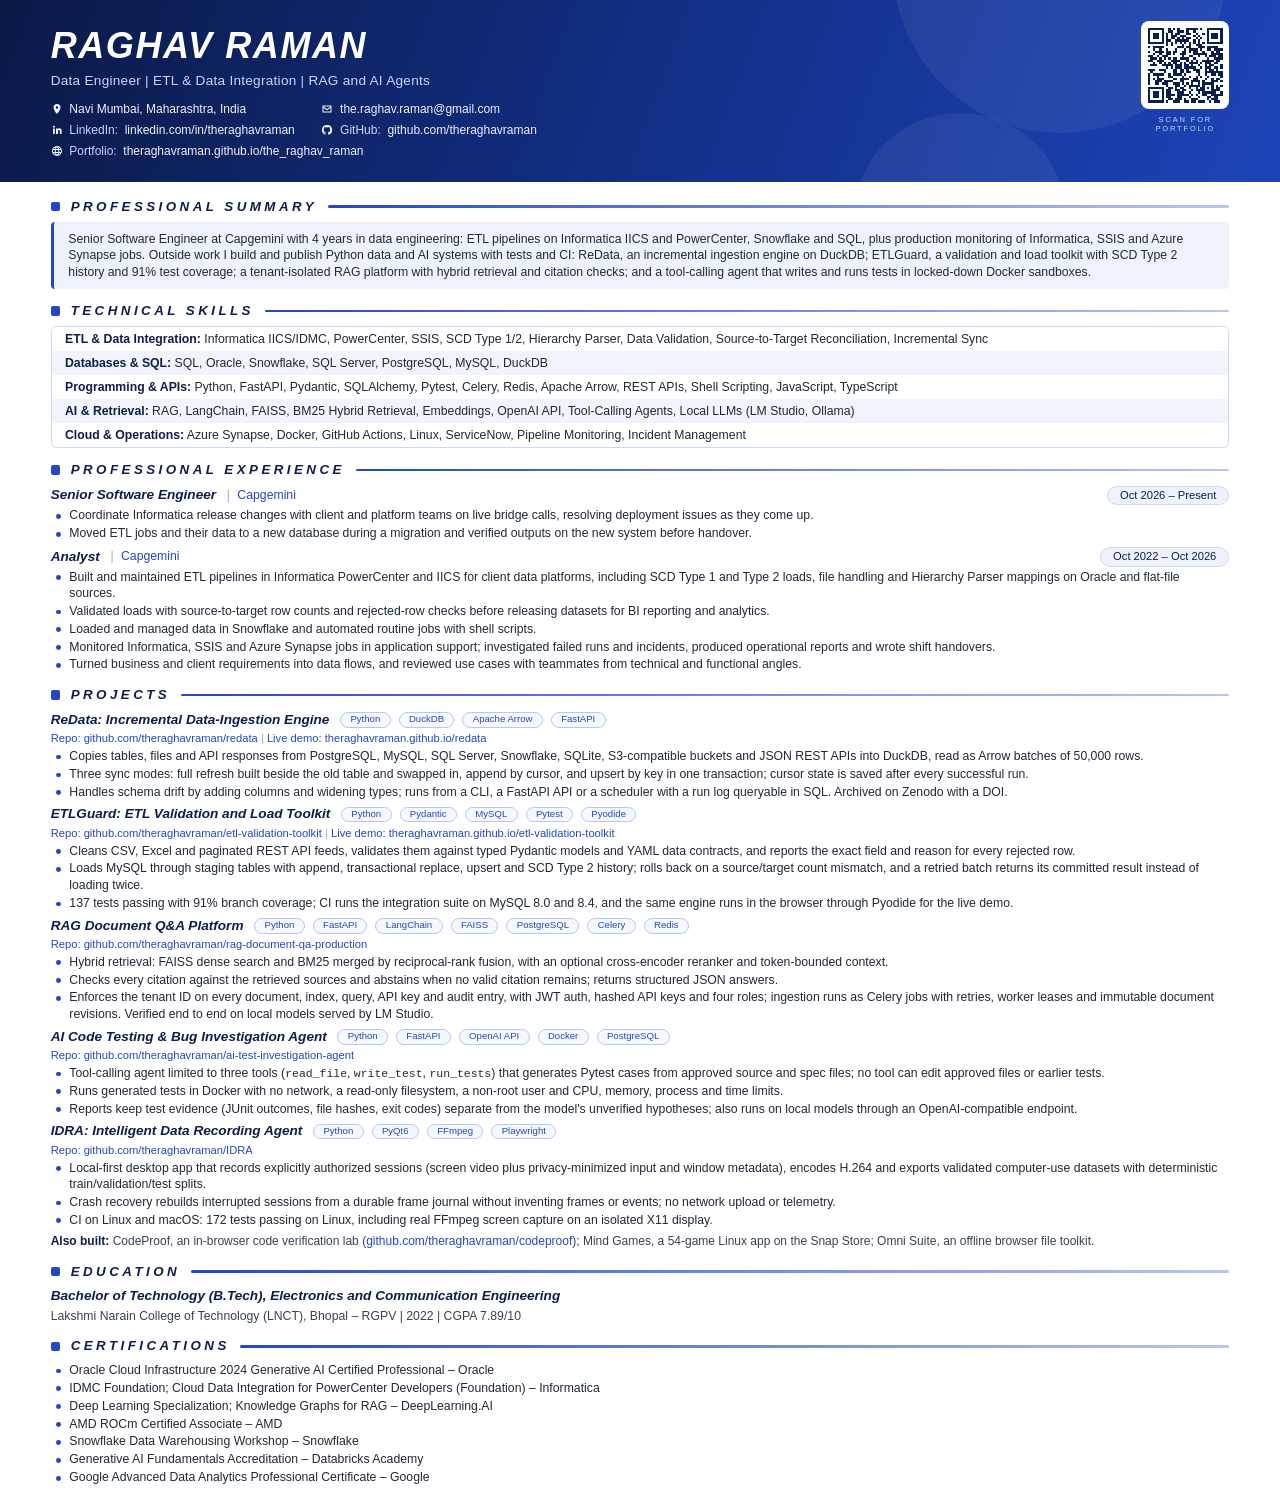
<file: resume/resume.html>
<!DOCTYPE html>
<html lang="en"><head><meta charset="utf-8"><title>Raghav Raman – Résumé</title>
<style>
@page { size: A4; margin: 28pt 0 24pt 0; }
@page :first { margin-top: 0; }
* { box-sizing: border-box; }
html, body { margin: 0; padding: 0; }
body { font-family: "Avenir Next", "Avenir", "Nunito Sans", "Segoe UI", Arial, sans-serif; color: #1f2937; font-size: 9.2pt; line-height: 1.34; -webkit-print-color-adjust: exact; print-color-adjust: exact; }
a { color: #2347c5; text-decoration: none; }
code { font-family: "SF Mono", Menlo, Consolas, monospace; font-size: 8.6pt; }
header { position: relative; overflow: hidden; background: linear-gradient(110deg, #0a1a46 0%, #13308a 55%, #1d44b8 100%); color: #fff; padding: 20pt 38pt 17pt 38pt; }
header .orb { position: absolute; border-radius: 50%; background: rgba(255,255,255,.06); }
header .o1 { width: 250pt; height: 250pt; right: 40pt; top: -150pt; }
header .o2 { width: 160pt; height: 160pt; right: 160pt; top: 85pt; }
header h1 { margin: 0; font-size: 27pt; font-weight: 800; font-style: italic; letter-spacing: 1.2pt; text-transform: uppercase; line-height: 1.05; }
header .tagline { margin: 6pt 0 8pt; color: #c7d5ff; font-size: 10.2pt; font-weight: 500; letter-spacing: .2pt; }
header .contact { display: grid; grid-template-columns: auto auto; justify-content: start; column-gap: 20pt; row-gap: 3.5pt; font-size: 9pt; color: #eef2ff; }
header .contact span { display: inline-flex; align-items: center; gap: 5pt; white-space: nowrap; }
header .contact a { color: #eef2ff; }
header .contact .full { grid-column: 1 / span 2; }
header svg { width: 9pt; height: 9pt; flex: none; }
header .label { color: #c7d5ff; }
.qr { position: absolute; right: 38pt; top: 16pt; text-align: center; }
.qr .card { background: #fff; border-radius: 6pt; padding: 5pt; width: 66pt; height: 66pt; }
.qr .card svg { width: 56pt; height: 56pt; display: block; }
.qr .cap { margin-top: 4pt; font-size: 5.6pt; letter-spacing: 1.4pt; color: #c7d5ff; line-height: 1.3; }
main { padding: 2pt 38pt 0 38pt; }
h2 { display: flex; align-items: center; gap: 8pt; margin: 10pt 0 5pt; page-break-after: avoid; break-after: avoid; }
h2 .sq { width: 7pt; height: 7pt; border-radius: 1.5pt; background: #2347c5; flex: none; }
h2 .t { font-size: 10pt; font-weight: 700; font-style: italic; letter-spacing: 2.6pt; text-transform: uppercase; color: #0f1d4a; white-space: nowrap; }
h2 .rule { flex: 1; height: 2pt; border-radius: 2pt; background: linear-gradient(90deg, #2347c5, #b7c6f3); }
.summary { background: #eef2fd; border-left: 2.5pt solid #2347c5; border-radius: 3pt; padding: 6.5pt 11pt; }
.skills { border: .8pt solid #cdd8f6; border-radius: 4pt; overflow: hidden; }
.skills .row { padding: 2.8pt 10pt; }
.skills .row:nth-child(even) { background: #f1f4fd; }
.skills b { color: #0f1d4a; font-weight: 600; }
.item { margin-bottom: 4pt; break-inside: avoid; page-break-inside: avoid; }
.head { display: flex; align-items: center; flex-wrap: wrap; gap: 4pt 6pt; margin-bottom: 1.5pt; }
.role { font-weight: 700; font-style: italic; color: #0f1d4a; font-size: 10.2pt; margin-right: 2pt; }
.org { color: #2347c5; font-weight: 500; }
.org .bar { color: #9aa9d8; margin-right: 3pt; }
.date { margin-left: auto; font-size: 8.4pt; font-weight: 500; background: #eef2fd; border: .8pt solid #cdd8f6; border-radius: 9pt; padding: 1pt 9pt; color: #0f1d4a; }
.tag { font-size: 7.2pt; color: #2347c5; border: .8pt solid #b7c6f3; background: #f6f8ff; border-radius: 8pt; padding: .4pt 7pt; }
.links { font-size: 8.4pt; color: #2347c5; margin-bottom: 1.5pt; }
.links .sep { color: #9aa9d8; }
.plain { color: #374151; }
ul { margin: 0; padding: 0 0 0 14pt; list-style: none; }
li { position: relative; margin: 1.1pt 0; }
li::before { content: ""; position: absolute; left: -10pt; top: .55em; width: 3.6pt; height: 3.6pt; border-radius: 50%; background: #2347c5; }
.also { margin: 4pt 0 0; font-size: 9pt; color: #374151; }
.also b { color: #0f1d4a; font-weight: 600; }
.page-pad { height: 18pt; }
</style></head><body>
<header>
<div class="orb o1"></div><div class="orb o2"></div>
<h1>Raghav Raman</h1>
<div class="tagline">Data Engineer | ETL &amp; Data Integration | RAG and AI Agents</div>
<div class="contact">
<span><svg viewBox="0 0 24 24"><path fill="currentColor" d="M12 2a7 7 0 0 0-7 7c0 5.2 7 13 7 13s7-7.8 7-13a7 7 0 0 0-7-7zm0 9.5A2.5 2.5 0 1 1 12 6.5a2.5 2.5 0 0 1 0 5z"/></svg>Navi Mumbai, Maharashtra, India</span>
<span><svg viewBox="0 0 24 24"><path fill="currentColor" d="M3 5h18v14H3zm2 2v.5l7 4.5 7-4.5V7zm0 2.9V17h14V9.9l-7 4.5z"/></svg><a href="mailto:the.raghav.raman@gmail.com">the.raghav.raman@gmail.com</a></span>
<span><svg viewBox="0 0 24 24"><path fill="currentColor" d="M4 9h3.6v11H4zM5.8 3.5a2.1 2.1 0 1 1 0 4.2 2.1 2.1 0 0 1 0-4.2zM10 9h3.4v1.6c.5-.9 1.7-1.9 3.5-1.9 3.7 0 4.4 2.4 4.4 5.6V20h-3.6v-5c0-1.2 0-2.8-1.7-2.8s-2 1.3-2 2.7V20H10z"/></svg><span class="label">LinkedIn:</span> <a href="https://linkedin.com/in/theraghavraman">linkedin.com/in/theraghavraman</a></span>
<span><svg viewBox="0 0 24 24"><path fill="currentColor" d="M12 2a10 10 0 0 0-3.2 19.5c.5.1.7-.2.7-.5v-1.7c-2.8.6-3.4-1.3-3.4-1.3-.5-1.2-1.1-1.5-1.1-1.5-.9-.6.1-.6.1-.6 1 .1 1.5 1 1.5 1 .9 1.5 2.3 1.1 2.9.8.1-.6.3-1.1.6-1.3-2.2-.3-4.6-1.1-4.6-5 0-1.1.4-2 1-2.7-.1-.3-.4-1.3.1-2.7 0 0 .8-.3 2.8 1a9.6 9.6 0 0 1 5 0c1.9-1.3 2.8-1 2.8-1 .5 1.4.2 2.4.1 2.7.6.7 1 1.6 1 2.7 0 3.9-2.3 4.7-4.6 5 .4.3.7.9.7 1.9v2.8c0 .3.2.6.7.5A10 10 0 0 0 12 2z"/></svg><span class="label">GitHub:</span> <a href="https://github.com/theraghavraman">github.com/theraghavraman</a></span>
<span class="full"><svg viewBox="0 0 24 24"><path fill="currentColor" d="M12 2a10 10 0 1 0 0 20 10 10 0 0 0 0-20zm6.9 6h-2.9a15.7 15.7 0 0 0-1.4-3.6A8 8 0 0 1 18.9 8zM12 4c.8 1.2 1.5 2.5 1.9 4h-3.8c.4-1.5 1.1-2.8 1.9-4zM4.3 14a8 8 0 0 1 0-4h3.3a16.5 16.5 0 0 0 0 4zm.8 2h2.9c.3 1.3.8 2.5 1.4 3.6A8 8 0 0 1 5.1 16zM8 8H5.1a8 8 0 0 1 4.3-3.6C8.8 5.5 8.3 6.7 8 8zm4 12c-.8-1.2-1.5-2.5-1.9-4h3.8c-.4 1.5-1.1 2.8-1.9 4zm2.3-6H9.7a14.7 14.7 0 0 1 0-4h4.6a14.7 14.7 0 0 1 0 4zm.3 5.6c.6-1.1 1.1-2.3 1.4-3.6h2.9a8 8 0 0 1-4.3 3.6zm1.8-5.6a16.5 16.5 0 0 0 0-4h3.3a8 8 0 0 1 0 4z"/></svg><span class="label">Portfolio:</span> <a href="https://theraghavraman.github.io/the_raghav_raman">theraghavraman.github.io/the_raghav_raman</a></span>
</div>
<div class="qr"><div class="card"><svg xmlns="http://www.w3.org/2000/svg" viewBox="0 0 33 33" shape-rendering="crispEdges"><path fill="#0b1f4d" d="M0 0h1v1h-1zM1 0h1v1h-1zM2 0h1v1h-1zM3 0h1v1h-1zM4 0h1v1h-1zM5 0h1v1h-1zM6 0h1v1h-1zM9 0h1v1h-1zM11 0h1v1h-1zM13 0h1v1h-1zM17 0h1v1h-1zM18 0h1v1h-1zM19 0h1v1h-1zM20 0h1v1h-1zM21 0h1v1h-1zM23 0h1v1h-1zM26 0h1v1h-1zM27 0h1v1h-1zM28 0h1v1h-1zM29 0h1v1h-1zM30 0h1v1h-1zM31 0h1v1h-1zM32 0h1v1h-1zM0 1h1v1h-1zM6 1h1v1h-1zM9 1h1v1h-1zM10 1h1v1h-1zM13 1h1v1h-1zM14 1h1v1h-1zM15 1h1v1h-1zM17 1h1v1h-1zM20 1h1v1h-1zM26 1h1v1h-1zM32 1h1v1h-1zM0 2h1v1h-1zM2 2h1v1h-1zM3 2h1v1h-1zM4 2h1v1h-1zM6 2h1v1h-1zM8 2h1v1h-1zM10 2h1v1h-1zM12 2h1v1h-1zM13 2h1v1h-1zM17 2h1v1h-1zM18 2h1v1h-1zM21 2h1v1h-1zM24 2h1v1h-1zM26 2h1v1h-1zM28 2h1v1h-1zM29 2h1v1h-1zM30 2h1v1h-1zM32 2h1v1h-1zM0 3h1v1h-1zM2 3h1v1h-1zM3 3h1v1h-1zM4 3h1v1h-1zM6 3h1v1h-1zM8 3h1v1h-1zM10 3h1v1h-1zM11 3h1v1h-1zM12 3h1v1h-1zM14 3h1v1h-1zM15 3h1v1h-1zM16 3h1v1h-1zM20 3h1v1h-1zM22 3h1v1h-1zM26 3h1v1h-1zM28 3h1v1h-1zM29 3h1v1h-1zM30 3h1v1h-1zM32 3h1v1h-1zM0 4h1v1h-1zM2 4h1v1h-1zM3 4h1v1h-1zM4 4h1v1h-1zM6 4h1v1h-1zM8 4h1v1h-1zM10 4h1v1h-1zM11 4h1v1h-1zM13 4h1v1h-1zM15 4h1v1h-1zM17 4h1v1h-1zM18 4h1v1h-1zM21 4h1v1h-1zM23 4h1v1h-1zM26 4h1v1h-1zM28 4h1v1h-1zM29 4h1v1h-1zM30 4h1v1h-1zM32 4h1v1h-1zM0 5h1v1h-1zM6 5h1v1h-1zM8 5h1v1h-1zM9 5h1v1h-1zM12 5h1v1h-1zM13 5h1v1h-1zM14 5h1v1h-1zM15 5h1v1h-1zM16 5h1v1h-1zM17 5h1v1h-1zM20 5h1v1h-1zM22 5h1v1h-1zM26 5h1v1h-1zM32 5h1v1h-1zM0 6h1v1h-1zM1 6h1v1h-1zM2 6h1v1h-1zM3 6h1v1h-1zM4 6h1v1h-1zM5 6h1v1h-1zM6 6h1v1h-1zM8 6h1v1h-1zM10 6h1v1h-1zM12 6h1v1h-1zM14 6h1v1h-1zM16 6h1v1h-1zM18 6h1v1h-1zM20 6h1v1h-1zM22 6h1v1h-1zM24 6h1v1h-1zM26 6h1v1h-1zM27 6h1v1h-1zM28 6h1v1h-1zM29 6h1v1h-1zM30 6h1v1h-1zM31 6h1v1h-1zM32 6h1v1h-1zM8 7h1v1h-1zM10 7h1v1h-1zM15 7h1v1h-1zM18 7h1v1h-1zM21 7h1v1h-1zM22 7h1v1h-1zM23 7h1v1h-1zM0 8h1v1h-1zM2 8h1v1h-1zM3 8h1v1h-1zM4 8h1v1h-1zM5 8h1v1h-1zM6 8h1v1h-1zM13 8h1v1h-1zM14 8h1v1h-1zM15 8h1v1h-1zM17 8h1v1h-1zM18 8h1v1h-1zM22 8h1v1h-1zM23 8h1v1h-1zM24 8h1v1h-1zM26 8h1v1h-1zM27 8h1v1h-1zM28 8h1v1h-1zM29 8h1v1h-1zM30 8h1v1h-1zM2 9h1v1h-1zM5 9h1v1h-1zM8 9h1v1h-1zM12 9h1v1h-1zM16 9h1v1h-1zM18 9h1v1h-1zM19 9h1v1h-1zM20 9h1v1h-1zM21 9h1v1h-1zM23 9h1v1h-1zM26 9h1v1h-1zM27 9h1v1h-1zM29 9h1v1h-1zM30 9h1v1h-1zM31 9h1v1h-1zM32 9h1v1h-1zM0 10h1v1h-1zM3 10h1v1h-1zM4 10h1v1h-1zM5 10h1v1h-1zM6 10h1v1h-1zM8 10h1v1h-1zM9 10h1v1h-1zM11 10h1v1h-1zM12 10h1v1h-1zM15 10h1v1h-1zM16 10h1v1h-1zM18 10h1v1h-1zM20 10h1v1h-1zM21 10h1v1h-1zM24 10h1v1h-1zM28 10h1v1h-1zM30 10h1v1h-1zM31 10h1v1h-1zM2 11h1v1h-1zM5 11h1v1h-1zM8 11h1v1h-1zM9 11h1v1h-1zM11 11h1v1h-1zM14 11h1v1h-1zM15 11h1v1h-1zM16 11h1v1h-1zM20 11h1v1h-1zM21 11h1v1h-1zM22 11h1v1h-1zM23 11h1v1h-1zM24 11h1v1h-1zM25 11h1v1h-1zM28 11h1v1h-1zM29 11h1v1h-1zM30 11h1v1h-1zM31 11h1v1h-1zM32 11h1v1h-1zM0 12h1v1h-1zM1 12h1v1h-1zM4 12h1v1h-1zM6 12h1v1h-1zM7 12h1v1h-1zM8 12h1v1h-1zM15 12h1v1h-1zM18 12h1v1h-1zM19 12h1v1h-1zM22 12h1v1h-1zM25 12h1v1h-1zM27 12h1v1h-1zM28 12h1v1h-1zM29 12h1v1h-1zM31 12h1v1h-1zM32 12h1v1h-1zM1 13h1v1h-1zM2 13h1v1h-1zM3 13h1v1h-1zM5 13h1v1h-1zM7 13h1v1h-1zM9 13h1v1h-1zM11 13h1v1h-1zM12 13h1v1h-1zM14 13h1v1h-1zM15 13h1v1h-1zM16 13h1v1h-1zM17 13h1v1h-1zM20 13h1v1h-1zM26 13h1v1h-1zM29 13h1v1h-1zM30 13h1v1h-1zM31 13h1v1h-1zM32 13h1v1h-1zM0 14h1v1h-1zM1 14h1v1h-1zM4 14h1v1h-1zM5 14h1v1h-1zM6 14h1v1h-1zM10 14h1v1h-1zM11 14h1v1h-1zM12 14h1v1h-1zM13 14h1v1h-1zM17 14h1v1h-1zM19 14h1v1h-1zM21 14h1v1h-1zM24 14h1v1h-1zM25 14h1v1h-1zM26 14h1v1h-1zM27 14h1v1h-1zM28 14h1v1h-1zM30 14h1v1h-1zM31 14h1v1h-1zM2 15h1v1h-1zM5 15h1v1h-1zM7 15h1v1h-1zM9 15h1v1h-1zM11 15h1v1h-1zM12 15h1v1h-1zM14 15h1v1h-1zM16 15h1v1h-1zM18 15h1v1h-1zM19 15h1v1h-1zM20 15h1v1h-1zM21 15h1v1h-1zM23 15h1v1h-1zM25 15h1v1h-1zM26 15h1v1h-1zM27 15h1v1h-1zM29 15h1v1h-1zM30 15h1v1h-1zM1 16h1v1h-1zM2 16h1v1h-1zM3 16h1v1h-1zM6 16h1v1h-1zM7 16h1v1h-1zM8 16h1v1h-1zM9 16h1v1h-1zM10 16h1v1h-1zM12 16h1v1h-1zM13 16h1v1h-1zM14 16h1v1h-1zM16 16h1v1h-1zM17 16h1v1h-1zM19 16h1v1h-1zM22 16h1v1h-1zM25 16h1v1h-1zM27 16h1v1h-1zM28 16h1v1h-1zM32 16h1v1h-1zM8 17h1v1h-1zM10 17h1v1h-1zM12 17h1v1h-1zM13 17h1v1h-1zM14 17h1v1h-1zM16 17h1v1h-1zM17 17h1v1h-1zM18 17h1v1h-1zM19 17h1v1h-1zM20 17h1v1h-1zM23 17h1v1h-1zM25 17h1v1h-1zM26 17h1v1h-1zM27 17h1v1h-1zM29 17h1v1h-1zM30 17h1v1h-1zM32 17h1v1h-1zM0 18h1v1h-1zM1 18h1v1h-1zM2 18h1v1h-1zM5 18h1v1h-1zM6 18h1v1h-1zM7 18h1v1h-1zM11 18h1v1h-1zM12 18h1v1h-1zM14 18h1v1h-1zM15 18h1v1h-1zM17 18h1v1h-1zM20 18h1v1h-1zM21 18h1v1h-1zM22 18h1v1h-1zM25 18h1v1h-1zM27 18h1v1h-1zM28 18h1v1h-1zM30 18h1v1h-1zM1 19h1v1h-1zM7 19h1v1h-1zM11 19h1v1h-1zM12 19h1v1h-1zM14 19h1v1h-1zM15 19h1v1h-1zM17 19h1v1h-1zM18 19h1v1h-1zM21 19h1v1h-1zM22 19h1v1h-1zM25 19h1v1h-1zM26 19h1v1h-1zM27 19h1v1h-1zM28 19h1v1h-1zM29 19h1v1h-1zM30 19h1v1h-1zM31 19h1v1h-1zM32 19h1v1h-1zM0 20h1v1h-1zM2 20h1v1h-1zM3 20h1v1h-1zM4 20h1v1h-1zM5 20h1v1h-1zM6 20h1v1h-1zM9 20h1v1h-1zM11 20h1v1h-1zM12 20h1v1h-1zM13 20h1v1h-1zM14 20h1v1h-1zM16 20h1v1h-1zM22 20h1v1h-1zM25 20h1v1h-1zM28 20h1v1h-1zM29 20h1v1h-1zM31 20h1v1h-1zM32 20h1v1h-1zM0 21h1v1h-1zM4 21h1v1h-1zM9 21h1v1h-1zM10 21h1v1h-1zM15 21h1v1h-1zM18 21h1v1h-1zM21 21h1v1h-1zM23 21h1v1h-1zM26 21h1v1h-1zM32 21h1v1h-1zM0 22h1v1h-1zM2 22h1v1h-1zM4 22h1v1h-1zM5 22h1v1h-1zM6 22h1v1h-1zM11 22h1v1h-1zM12 22h1v1h-1zM14 22h1v1h-1zM15 22h1v1h-1zM16 22h1v1h-1zM17 22h1v1h-1zM20 22h1v1h-1zM21 22h1v1h-1zM25 22h1v1h-1zM28 22h1v1h-1zM30 22h1v1h-1zM31 22h1v1h-1zM0 23h1v1h-1zM3 23h1v1h-1zM4 23h1v1h-1zM5 23h1v1h-1zM7 23h1v1h-1zM8 23h1v1h-1zM9 23h1v1h-1zM10 23h1v1h-1zM14 23h1v1h-1zM15 23h1v1h-1zM19 23h1v1h-1zM20 23h1v1h-1zM21 23h1v1h-1zM22 23h1v1h-1zM24 23h1v1h-1zM28 23h1v1h-1zM29 23h1v1h-1zM30 23h1v1h-1zM32 23h1v1h-1zM0 24h1v1h-1zM3 24h1v1h-1zM4 24h1v1h-1zM6 24h1v1h-1zM7 24h1v1h-1zM8 24h1v1h-1zM11 24h1v1h-1zM12 24h1v1h-1zM13 24h1v1h-1zM15 24h1v1h-1zM17 24h1v1h-1zM19 24h1v1h-1zM22 24h1v1h-1zM24 24h1v1h-1zM25 24h1v1h-1zM26 24h1v1h-1zM27 24h1v1h-1zM28 24h1v1h-1zM8 25h1v1h-1zM12 25h1v1h-1zM13 25h1v1h-1zM16 25h1v1h-1zM18 25h1v1h-1zM19 25h1v1h-1zM20 25h1v1h-1zM21 25h1v1h-1zM22 25h1v1h-1zM24 25h1v1h-1zM28 25h1v1h-1zM30 25h1v1h-1zM32 25h1v1h-1zM0 26h1v1h-1zM1 26h1v1h-1zM2 26h1v1h-1zM3 26h1v1h-1zM4 26h1v1h-1zM5 26h1v1h-1zM6 26h1v1h-1zM9 26h1v1h-1zM10 26h1v1h-1zM12 26h1v1h-1zM14 26h1v1h-1zM15 26h1v1h-1zM18 26h1v1h-1zM21 26h1v1h-1zM23 26h1v1h-1zM24 26h1v1h-1zM26 26h1v1h-1zM28 26h1v1h-1zM30 26h1v1h-1zM31 26h1v1h-1zM0 27h1v1h-1zM6 27h1v1h-1zM8 27h1v1h-1zM9 27h1v1h-1zM12 27h1v1h-1zM13 27h1v1h-1zM15 27h1v1h-1zM16 27h1v1h-1zM19 27h1v1h-1zM21 27h1v1h-1zM22 27h1v1h-1zM23 27h1v1h-1zM24 27h1v1h-1zM28 27h1v1h-1zM29 27h1v1h-1zM30 27h1v1h-1zM31 27h1v1h-1zM0 28h1v1h-1zM2 28h1v1h-1zM3 28h1v1h-1zM4 28h1v1h-1zM6 28h1v1h-1zM8 28h1v1h-1zM9 28h1v1h-1zM13 28h1v1h-1zM14 28h1v1h-1zM15 28h1v1h-1zM18 28h1v1h-1zM22 28h1v1h-1zM24 28h1v1h-1zM25 28h1v1h-1zM26 28h1v1h-1zM27 28h1v1h-1zM28 28h1v1h-1zM29 28h1v1h-1zM32 28h1v1h-1zM0 29h1v1h-1zM2 29h1v1h-1zM3 29h1v1h-1zM4 29h1v1h-1zM6 29h1v1h-1zM8 29h1v1h-1zM9 29h1v1h-1zM10 29h1v1h-1zM11 29h1v1h-1zM13 29h1v1h-1zM14 29h1v1h-1zM15 29h1v1h-1zM16 29h1v1h-1zM17 29h1v1h-1zM19 29h1v1h-1zM21 29h1v1h-1zM24 29h1v1h-1zM25 29h1v1h-1zM28 29h1v1h-1zM29 29h1v1h-1zM30 29h1v1h-1zM31 29h1v1h-1zM32 29h1v1h-1zM0 30h1v1h-1zM2 30h1v1h-1zM3 30h1v1h-1zM4 30h1v1h-1zM6 30h1v1h-1zM8 30h1v1h-1zM9 30h1v1h-1zM13 30h1v1h-1zM14 30h1v1h-1zM18 30h1v1h-1zM22 30h1v1h-1zM26 30h1v1h-1zM27 30h1v1h-1zM29 30h1v1h-1zM30 30h1v1h-1zM0 31h1v1h-1zM6 31h1v1h-1zM9 31h1v1h-1zM10 31h1v1h-1zM12 31h1v1h-1zM13 31h1v1h-1zM14 31h1v1h-1zM16 31h1v1h-1zM19 31h1v1h-1zM20 31h1v1h-1zM21 31h1v1h-1zM26 31h1v1h-1zM28 31h1v1h-1zM29 31h1v1h-1zM30 31h1v1h-1zM0 32h1v1h-1zM1 32h1v1h-1zM2 32h1v1h-1zM3 32h1v1h-1zM4 32h1v1h-1zM5 32h1v1h-1zM6 32h1v1h-1zM8 32h1v1h-1zM11 32h1v1h-1zM12 32h1v1h-1zM13 32h1v1h-1zM16 32h1v1h-1zM17 32h1v1h-1zM19 32h1v1h-1zM20 32h1v1h-1zM22 32h1v1h-1zM23 32h1v1h-1zM24 32h1v1h-1zM27 32h1v1h-1zM29 32h1v1h-1zM30 32h1v1h-1zM31 32h1v1h-1z"/></svg></div><div class="cap">SCAN FOR<br>PORTFOLIO</div></div>
</header>
<main>
<h2><span class="sq"></span><span class="t">Professional Summary</span><span class="rule"></span></h2><div class="summary">Senior Software Engineer at Capgemini with 4 years in data engineering: ETL pipelines on Informatica IICS and PowerCenter, Snowflake and SQL, plus production monitoring of Informatica, SSIS and Azure Synapse jobs. Outside work I build and publish Python data and AI systems with tests and CI: ReData, an incremental ingestion engine on DuckDB; ETLGuard, a validation and load toolkit with SCD Type 2 history and 91% test coverage; a tenant-isolated RAG platform with hybrid retrieval and citation checks; and a tool-calling agent that writes and runs tests in locked-down Docker sandboxes.</div><h2><span class="sq"></span><span class="t">Technical Skills</span><span class="rule"></span></h2><div class="skills"><div class="row"><b>ETL &amp; Data Integration:</b> Informatica IICS/IDMC, PowerCenter, SSIS, SCD Type 1/2, Hierarchy Parser, Data Validation, Source-to-Target Reconciliation, Incremental Sync</div><div class="row"><b>Databases &amp; SQL:</b> SQL, Oracle, Snowflake, SQL Server, PostgreSQL, MySQL, DuckDB</div><div class="row"><b>Programming &amp; APIs:</b> Python, FastAPI, Pydantic, SQLAlchemy, Pytest, Celery, Redis, Apache Arrow, REST APIs, Shell Scripting, JavaScript, TypeScript</div><div class="row"><b>AI &amp; Retrieval:</b> RAG, LangChain, FAISS, BM25 Hybrid Retrieval, Embeddings, OpenAI API, Tool-Calling Agents, Local LLMs (LM Studio, Ollama)</div><div class="row"><b>Cloud &amp; Operations:</b> Azure Synapse, Docker, GitHub Actions, Linux, ServiceNow, Pipeline Monitoring, Incident Management</div></div><h2><span class="sq"></span><span class="t">Professional Experience</span><span class="rule"></span></h2><div class="item"><div class="head"><span class="role">Senior Software Engineer</span><span class="org"><span class="bar">|</span> Capgemini</span><span class="date">Oct 2026 – Present</span></div><ul><li>Coordinate Informatica release changes with client and platform teams on live bridge calls, resolving deployment issues as they come up.</li><li>Moved ETL jobs and their data to a new database during a migration and verified outputs on the new system before handover.</li></ul></div><div class="item"><div class="head"><span class="role">Analyst</span><span class="org"><span class="bar">|</span> Capgemini</span><span class="date">Oct 2022 – Oct 2026</span></div><ul><li>Built and maintained ETL pipelines in Informatica PowerCenter and IICS for client data platforms, including SCD Type 1 and Type 2 loads, file handling and Hierarchy Parser mappings on Oracle and flat-file sources.</li><li>Validated loads with source-to-target row counts and rejected-row checks before releasing datasets for BI reporting and analytics.</li><li>Loaded and managed data in Snowflake and automated routine jobs with shell scripts.</li><li>Monitored Informatica, SSIS and Azure Synapse jobs in application support; investigated failed runs and incidents, produced operational reports and wrote shift handovers.</li><li>Turned business and client requirements into data flows, and reviewed use cases with teammates from technical and functional angles.</li></ul></div><h2><span class="sq"></span><span class="t">Projects</span><span class="rule"></span></h2><div class="item proj"><div class="head"><span class="role">ReData: Incremental Data-Ingestion Engine</span><span class="tag">Python</span><span class="tag">DuckDB</span><span class="tag">Apache Arrow</span><span class="tag">FastAPI</span></div><div class="links">Repo: <a href="https://github.com/theraghavraman/redata">github.com/theraghavraman/redata</a>  <span class="sep">|</span>  Live demo: <a href="https://theraghavraman.github.io/redata">theraghavraman.github.io/redata</a></div><ul><li>Copies tables, files and API responses from PostgreSQL, MySQL, SQL Server, Snowflake, SQLite, S3-compatible buckets and JSON REST APIs into DuckDB, read as Arrow batches of 50,000 rows.</li><li>Three sync modes: full refresh built beside the old table and swapped in, append by cursor, and upsert by key in one transaction; cursor state is saved after every successful run.</li><li>Handles schema drift by adding columns and widening types; runs from a CLI, a FastAPI API or a scheduler with a run log queryable in SQL. Archived on Zenodo with a DOI.</li></ul></div><div class="item proj"><div class="head"><span class="role">ETLGuard: ETL Validation and Load Toolkit</span><span class="tag">Python</span><span class="tag">Pydantic</span><span class="tag">MySQL</span><span class="tag">Pytest</span><span class="tag">Pyodide</span></div><div class="links">Repo: <a href="https://github.com/theraghavraman/etl-validation-toolkit">github.com/theraghavraman/etl-validation-toolkit</a>  <span class="sep">|</span>  Live demo: <a href="https://theraghavraman.github.io/etl-validation-toolkit">theraghavraman.github.io/etl-validation-toolkit</a></div><ul><li>Cleans CSV, Excel and paginated REST API feeds, validates them against typed Pydantic models and YAML data contracts, and reports the exact field and reason for every rejected row.</li><li>Loads MySQL through staging tables with append, transactional replace, upsert and SCD Type 2 history; rolls back on a source/target count mismatch, and a retried batch returns its committed result instead of loading twice.</li><li>137 tests passing with 91% branch coverage; CI runs the integration suite on MySQL 8.0 and 8.4, and the same engine runs in the browser through Pyodide for the live demo.</li></ul></div><div class="item proj"><div class="head"><span class="role">RAG Document Q&amp;A Platform</span><span class="tag">Python</span><span class="tag">FastAPI</span><span class="tag">LangChain</span><span class="tag">FAISS</span><span class="tag">PostgreSQL</span><span class="tag">Celery</span><span class="tag">Redis</span></div><div class="links">Repo: <a href="https://github.com/theraghavraman/rag-document-qa-production">github.com/theraghavraman/rag-document-qa-production</a></div><ul><li>Hybrid retrieval: FAISS dense search and BM25 merged by reciprocal-rank fusion, with an optional cross-encoder reranker and token-bounded context.</li><li>Checks every citation against the retrieved sources and abstains when no valid citation remains; returns structured JSON answers.</li><li>Enforces the tenant ID on every document, index, query, API key and audit entry, with JWT auth, hashed API keys and four roles; ingestion runs as Celery jobs with retries, worker leases and immutable document revisions. Verified end to end on local models served by LM Studio.</li></ul></div><div class="item proj"><div class="head"><span class="role">AI Code Testing &amp; Bug Investigation Agent</span><span class="tag">Python</span><span class="tag">FastAPI</span><span class="tag">OpenAI API</span><span class="tag">Docker</span><span class="tag">PostgreSQL</span></div><div class="links">Repo: <a href="https://github.com/theraghavraman/ai-test-investigation-agent">github.com/theraghavraman/ai-test-investigation-agent</a></div><ul><li>Tool-calling agent limited to three tools (<code>read_file</code>, <code>write_test</code>, <code>run_tests</code>) that generates Pytest cases from approved source and spec files; no tool can edit approved files or earlier tests.</li><li>Runs generated tests in Docker with no network, a read-only filesystem, a non-root user and CPU, memory, process and time limits.</li><li>Reports keep test evidence (JUnit outcomes, file hashes, exit codes) separate from the model's unverified hypotheses; also runs on local models through an OpenAI-compatible endpoint.</li></ul></div><div class="item proj"><div class="head"><span class="role">IDRA: Intelligent Data Recording Agent</span><span class="tag">Python</span><span class="tag">PyQt6</span><span class="tag">FFmpeg</span><span class="tag">Playwright</span></div><div class="links">Repo: <a href="https://github.com/theraghavraman/IDRA">github.com/theraghavraman/IDRA</a></div><ul><li>Local-first desktop app that records explicitly authorized sessions (screen video plus privacy-minimized input and window metadata), encodes H.264 and exports validated computer-use datasets with deterministic train/validation/test splits.</li><li>Crash recovery rebuilds interrupted sessions from a durable frame journal without inventing frames or events; no network upload or telemetry.</li><li>CI on Linux and macOS: 172 tests passing on Linux, including real FFmpeg screen capture on an isolated X11 display.</li></ul></div><p class="also"><b>Also built:</b> CodeProof, an in-browser code verification lab (<a href="https://github.com/theraghavraman/codeproof">github.com/theraghavraman/codeproof</a>); Mind Games, a 54-game Linux app on the Snap Store; Omni Suite, an offline browser file toolkit.</p><h2><span class="sq"></span><span class="t">Education</span><span class="rule"></span></h2><div class="item"><div class="head"><span class="role">Bachelor of Technology (B.Tech), Electronics and Communication Engineering</span></div><div class="plain">Lakshmi Narain College of Technology (LNCT), Bhopal – RGPV | 2022 | CGPA 7.89/10</div></div><h2><span class="sq"></span><span class="t">Certifications</span><span class="rule"></span></h2><ul><li>Oracle Cloud Infrastructure 2024 Generative AI Certified Professional – Oracle</li><li>IDMC Foundation; Cloud Data Integration for PowerCenter Developers (Foundation) – Informatica</li><li>Deep Learning Specialization; Knowledge Graphs for RAG – DeepLearning.AI</li><li>AMD ROCm Certified Associate – AMD</li><li>Snowflake Data Warehousing Workshop – Snowflake</li><li>Generative AI Fundamentals Accreditation – Databricks Academy</li><li>Google Advanced Data Analytics Professional Certificate – Google</li></ul>
<div class="page-pad"></div>
</main>
</body></html>
</file>
<file: assets/css/immersive.css>
/* Spatial edition — progressive enhancements layered on the original artwork.
   Everything remains readable and navigable when this file or JS is absent. */
:root {
  --studio-ease: cubic-bezier(.22,.73,.22,1);
  --studio-shadow: 0 24px 68px rgba(62,76,48,.13),0 4px 12px rgba(62,76,48,.07);
}
body { background-image: radial-gradient(ellipse at 77% 2%, rgba(185,217,122,.075), transparent 43%); }
.shell, .hero-layout > *, .project-grid > *, .systems-layout > *, .about-layout > *, .contact-layout > * {min-width:0}
.hero-section { isolation:isolate; }
.hero-section::before { content:"";position:absolute;z-index:-1;top:9%;left:0;width:min(28vw,400px);height:min(28vw,400px);border:1px solid rgba(83,103,59,.055);border-radius:50%;transform:translate(-68%,-12%);pointer-events:none; }
.hero-copy h1 { filter:drop-shadow(0 10px 25px rgba(58,69,40,.045)); }
.hero-proof b { font-variant-numeric:tabular-nums; }
/* Preserve original hi / flower editorial design as an instant SVG fallback. */
.hero-wip-banner { background:linear-gradient(145deg,#e8edda 0%,#dce5ce 58%,#ced9bc 100%);box-shadow:inset 0 0 0 1px rgba(255,255,255,.44),0 27px 63px rgba(55,78,36,.09);overflow:hidden;transform-style:flat; }
.hero-wip-banner::before { background-image:linear-gradient(rgba(88,102,66,.09) 1px,transparent 1px),linear-gradient(90deg,rgba(88,102,66,.09) 1px,transparent 1px);background-size:28px 28px;mask-image:linear-gradient(120deg,#000 35%,transparent 95%); }
.hero-wip-banner::after { width:78%;left:12%;top:13%;border-style:dashed;opacity:.6; }
.hero-wip-top { z-index:6; }
.hero-wip-hello { z-index:1;left:5%;top:14%;color:rgba(53,65,45,.88);user-select:none; }
.hero-wip-flower {z-index:3;filter:drop-shadow(10px 18px 18px rgba(58,73,40,.18));}
.hero-wip-sticker { z-index:6;left:5%;bottom:23%;box-shadow:3px 9px 30px rgba(68,84,49,.11); }
.hero-wip-index {z-index:6;}
.hero-wip-bottom {z-index:7;}
.hero-wip-caption {align-items:center;flex-wrap:wrap;row-gap:7px;}
.hero-wip-caption > span {max-width:100%;}
.hero-canvas {position:absolute;display:block;z-index:4;inset:5% -5% 11% 13%;width:96%;height:85%;max-width:none!important;pointer-events:none;touch-action:pan-y;opacity:0;transition:opacity .9s ease;cursor:grab;}
.hero-canvas:active {cursor:grabbing;}
.hero-wip-banner.has-webgl .hero-canvas {opacity:1;pointer-events:auto;}
.hero-wip-banner.has-webgl .hero-wip-flower {opacity:0;animation:none;}
.hero-canvas-shade {position:absolute;z-index:2;left:30%;top:36%;width:74%;height:60%;border-radius:50%;background:radial-gradient(ellipse,rgba(63,75,45,.21) 0%,rgba(81,105,61,.065) 42%,transparent 71%);filter:blur(16px);transform:scaleY(.55);pointer-events:none;}
.hero-canvas-orbit {position:absolute;inset:14% 7% 16% 15%;border:1px solid rgba(62,80,44,.19);border-radius:50%;transform:rotate(31deg) scaleY(.73);pointer-events:none;z-index:2;}
.hero-canvas-orbit::after {content:"";position:absolute;width:8px;height:8px;border-radius:50%;right:11%;bottom:21%;background:var(--copper);box-shadow:0 0 0 7px rgba(200,121,80,.13)}
.motion-button.spatial-motion {border:1px solid rgba(83,103,59,.28);background:var(--surface);padding:9px 13px;display:none;gap:8px;margin-left:auto;min-height:38px;white-space:nowrap;font-size:11px;}
.enhanced .motion-button.spatial-motion {display:inline-flex!important;}
.motion-button.spatial-motion:hover {background:var(--lime);color:var(--ink)}
.motion-button.spatial-motion:disabled {opacity:.7}
.motion-indicator {flex-shrink:0}
.hero-live-status {font:10px/1.6 var(--mono);color:#536046;max-width:18ch;}
.hero-art-note {position:absolute;z-index:6;left:25px;top:49%;font:10px/1.7 var(--mono);text-transform:uppercase;letter-spacing:.07em;color:#54634a;pointer-events:none;}
.hero-art-note strong {display:block;font:500 11px var(--mono);color:#415039;}
/* Tilt is based on the CSS custom properties already set by the original cursor JS. */
.project-card {perspective:1300px;transition:transform .4s var(--studio-ease)}
.project-preview {transform:perspective(1300px) rotateX(var(--rx,0deg)) rotateY(var(--ry,0deg)) translateY(0);transform-origin:center;transition:transform .27s var(--studio-ease),box-shadow .35s var(--studio-ease),filter .35s;box-shadow:0 2px 1px rgba(62,70,48,.03);will-change:auto;}
.project-preview::before {content:"";position:absolute;inset:0;z-index:2;pointer-events:none;background:linear-gradient(145deg,rgba(255,255,255,.23),transparent 28%,transparent 68%,rgba(26,38,20,.11));mix-blend-mode:soft-light;}
.project-preview::after {content:"";position:absolute;z-index:2;inset:0;border:1px solid rgba(255,255,255,.32);pointer-events:none;}
.project-preview img {transform:scale(1.01);transition:transform .75s var(--studio-ease),filter .5s;}
.project-preview:hover,.project-preview:focus-visible {box-shadow:var(--studio-shadow);transform:perspective(1300px) rotateX(var(--rx,0deg)) rotateY(var(--ry,0deg)) translateY(-7px);}
.project-preview:hover img,.project-preview:focus-visible img {transform:scale(1.06);}
.project-card:focus-within .project-body h3,.project-card:hover .project-body h3 {color:var(--olive);}
.project-body h3 {transition:color .25s}
.preview-index {z-index:4;background:rgba(250,248,241,.76);backdrop-filter:blur(9px);padding:6px 8px;left:14px;top:13px;}
.project-idra .preview-index {background:rgba(41,49,38,.54)}
.preview-arrow {z-index:4;box-shadow:0 3px 16px rgba(29,46,20,.14)}
.project-cursor {box-shadow:0 13px 36px rgba(59,73,33,.23)}
.project-dialog[open] {animation:studio-dialog-in .32s var(--studio-ease)}
@keyframes studio-dialog-in {from {opacity:.4;transform:translateY(13px) scale(.984)}to{opacity:1;transform:none}}
.dialog-project-art {height:184px;overflow:hidden;position:relative;border:1px solid var(--line);margin:17px 0 27px;isolation:isolate;background:var(--sage)}
.dialog-project-art img {width:100%;height:100%;object-fit:cover;object-position:center;}
.dialog-project-art::after {content:"CASE STUDY  /  SYSTEM DETAIL";position:absolute;right:15px;bottom:14px;background:rgba(250,248,241,.91);color:#415037;padding:7px 10px;font:10px var(--mono);letter-spacing:.06em;}
/* The existing clickable capability nodes remain the single source of truth. */
.capabilities-section {position:relative;isolation:isolate;}
.capabilities-section::before {content:"";position:absolute;z-index:-1;left:0;top:8%;width:40%;height:50%;background:radial-gradient(ellipse,rgba(195,218,157,.17),transparent 68%);pointer-events:none}
.systems-map {box-shadow:0 24px 48px rgba(67,82,47,.085);background:linear-gradient(155deg,#eaf0e0,#dae5cf);transition:box-shadow .4s}
.systems-map:hover {box-shadow:0 29px 57px rgba(67,82,47,.13)}
.map-lines {pointer-events:none;}
.map-lines [data-edge] {stroke-dasharray:5 5;stroke-dashoffset:0;animation:network-stream 6s linear infinite;}
.map-lines [data-edge].edge-active {stroke:var(--copper-ink);stroke-width:2.75;stroke-dasharray:4 7;animation-duration:2.4s;}
.map-lines > circle {transform-origin:300px 229px;animation:map-orbit-breathe 13s ease-in-out infinite;}
@keyframes network-stream {to {stroke-dashoffset:-110}}
@keyframes map-orbit-breathe {50% {transform:scale(1.045);opacity:.7}}
.map-center {box-shadow:0 15px 32px rgba(56,68,40,.13);transition:transform .35s var(--studio-ease),box-shadow .35s;}
.map-center:hover {transform:translate(-50%,-50%) scale(1.055)}
.map-node {box-shadow:0 5px 14px rgba(54,71,42,.065);transition:background .25s,border-color .25s,box-shadow .25s;}
.map-node[aria-pressed="true"] {box-shadow:0 10px 24px rgba(41,42,36,.18)}
.map-node:hover {box-shadow:0 9px 22px rgba(54,71,42,.13)}
.map-system-pulse {position:absolute;left:50%;top:50%;z-index:0;width:176px;height:176px;border:1px solid rgba(83,103,59,.15);border-radius:50%;transform:translate(-50%,-50%);pointer-events:none;animation:map-pulse 4s ease-in-out infinite}
.map-system-pulse::before {content:"";position:absolute;inset:14px;border:1px dashed rgba(83,103,59,.19);border-radius:50%}
@keyframes map-pulse {50% {width:193px;height:193px;opacity:.58}}
.map-signal {display:grid;grid-template-columns:auto 1fr;gap:13px;align-items:start;border:1px solid var(--line);background:var(--canvas);padding:15px 18px;margin-top:16px;max-width:100%;}
.map-signal .signal-index {font:11px var(--mono);color:var(--copper-ink);padding-top:4px}
.map-signal p {font:11px/1.8 var(--mono);color:var(--muted)}
.map-signal strong {color:var(--olive);font-weight:500}
.capability {position:relative;transition:background .25s}
.capability[open] {background:linear-gradient(90deg,rgba(185,217,122,.10),transparent 80%)}
.capability[open] summary {color:var(--olive)}
/* Distributed light-depth visual rhythm; no multiple expensive 3D canvases. */
.about-section {position:relative;isolation:isolate;background-image:radial-gradient(circle at 93% 4%,rgba(250,248,241,.40) 1px,transparent 1px);background-size:25px 25px}
.about-art {background:radial-gradient(ellipse at 52% 55%,rgba(250,248,241,.41),transparent 70%),rgba(237,241,225,.20);perspective:800px;}
.about-monogram {text-shadow:12px 12px 0 rgba(68,89,46,.065);transition:transform .8s var(--studio-ease);}
.about-art:hover .about-monogram {transform:rotateY(-6deg) rotateX(3deg)}
.monogram-orbit {animation:monogram-orbit 25s ease-in-out infinite alternate;}
@keyframes monogram-orbit {to{transform:rotate(-21deg) scale(.93)}}
.skill-group {transition:padding .35s var(--studio-ease),background .35s}
.skill-group[open] {background:linear-gradient(90deg,rgba(185,217,122,.12),transparent 70%);padding-left:10px}
.skill-group summary:hover h3 {color:var(--olive)}
.skill-tags span {transition:background .25s,transform .25s,color .25s}
.skill-tags span:hover {transform:translateY(-2px);background:var(--sage);color:var(--ink)}
.journey-item {position:relative;transition:background .4s,transform .4s var(--studio-ease);}
.journey-item::before {content:"";position:absolute;top:-1px;left:0;width:0;height:2px;background:var(--copper);transition:width .6s var(--studio-ease)}
.journey-item:hover::before,.journey-item.is-revealed::before {width:min(45%,360px)}
.journey-item:hover {transform:translateX(5px)}
.process-art {perspective:800px;transform-style:preserve-3d}
.process-art>div {box-shadow:8px 15px 28px rgba(77,88,61,.09);transition:transform .5s var(--studio-ease),left .5s;}
.process-art:hover>div:nth-child(1) {transform:rotate(20deg) skew(-8deg) translate3d(-5px,10px,15px)}
.process-art:hover>div:nth-child(2) {transform:rotate(25deg) skew(-8deg) translate3d(3px,4px,30px)}
.process-art:hover>div:nth-child(3) {transform:rotate(35deg) skew(-8deg) translate3d(9px,-5px,45px)}
.process-art:hover>div:nth-child(4) {transform:rotate(40deg) skew(-8deg) translate3d(16px,-12px,60px)}
.process-steps li.is-current .process-step-title h3 {color:var(--olive)}
.play-panel {box-shadow:inset 0 0 85px rgba(102,130,77,.07),0 20px 55px rgba(67,82,47,.08)}
.play-panel::after {content:"";position:absolute;z-index:1;inset:18px;pointer-events:none;border:1px solid rgba(83,103,59,.13);}
.contact-section {position:relative;isolation:isolate;}
.contact-section::before {content:"";position:absolute;top:0;left:25%;width:50%;height:100%;z-index:-1;background:radial-gradient(ellipse at center,rgba(185,217,122,.065),transparent 65%);pointer-events:none}
.contact-orbit {box-shadow:0 0 0 18px rgba(185,217,122,.07);}
/* Animate entrance sparingly. Unenhanced markup never depends on opacity:0. */
@media (prefers-reduced-motion:no-preference) {
  .depth-init {opacity:.94;transform:translate3d(0,17px,0);transition:transform .75s var(--studio-ease),opacity .75s ease;}
  .depth-init.is-revealed {opacity:1;transform:translateZ(0)}
}
@media (hover:none), (pointer:coarse) {
  .project-preview,.project-preview:hover,.project-preview:focus-visible {transform:none;box-shadow:0 8px 28px rgba(65,82,44,.10);}
  .project-preview img {transform:scale(1.005)}
  .project-preview:hover img {transform:scale(1.005)}
  .project-cursor {display:none!important}
  .preview-arrow {background:var(--lime)}
  .project-preview {cursor:pointer!important}
  .about-art:hover .about-monogram,.journey-item:hover {transform:none}
}
@media (max-width:1120px) {
  .hero-art-note {display:none}
  .hero-canvas {inset:7% -8% 13% 11%;width:98%;height:81%}
  .map-system-pulse {display:none}
}
@media (max-width:640px) {
    .hero-wip-hello {left:5%;top:19%;font-size:clamp(142px,47vw,227px)}
  .hero-canvas {inset:10% -4% 14% 6%;width:96%;height:80%;}
  .hero-canvas-orbit {inset:17% 7% 18% 12%;}
  .hero-canvas-shade {left:19%;width:82%}
  .hero-wip-sticker {bottom:24%;width:57px;height:57px;}
  .hero-wip-caption {gap:12px;padding-top:12px}
  .hero-wip-caption .hero-live-status {flex:1 0 40%;text-align:left;max-width:none;font-size:10px}
  .hero-wip-caption .motion-button {margin-left:0;min-height:44px;}
  .hero-wip-bottom {font-size:11px}
  .project-preview {border-radius:1px}
  .map-lines,.map-system-pulse {display:none}
  .map-signal {padding:12px 13px}
  .map-center:hover {transform:none}
  .about-monogram {text-shadow:7px 7px 0 rgba(68,89,46,.05)}
  .journey-item::before {max-width:45%}
  .contact-layout {overflow:visible}
  .contact-orbit {justify-self:center;margin:10px 0 18px}
  .contact-orbit-type {max-width:none}
  .dialog-project-art {height:137px;margin:17px 0 20px}
  .process-art:hover>div {transform:rotate(30deg) skew(-8deg)!important;}
}
@media (max-width:370px) {
  .hero-wip-hello {font-size:clamp(135px,47vw,166px)}
  .hero-wip-caption {gap:8px}
  .hero-wip-caption > span:first-child {max-width:100%}
  .hero-wip-caption .motion-button {font-size:10px;padding:8px}
  .hero-canvas {inset:10% -7% 14% 2%;width:103%}
  .map-signal {grid-template-columns:minmax(0,1fr)}
  .contact-orbit {margin-inline:auto}
}
@media (prefers-reduced-motion:reduce) {
  .hero-canvas,.project-preview,.project-preview img,.dialog-project-art {transition:none!important;animation:none!important}
  .map-lines [data-edge],.map-lines > circle,.map-system-pulse,.monogram-orbit {animation:none!important}
  .depth-init {transform:none!important;opacity:1!important}
}
.is-paused .map-lines [data-edge], .is-paused .map-lines > circle,.is-paused .map-system-pulse {animation-play-state:paused!important}
@media print { .hero-canvas,.hero-canvas-shade,.hero-canvas-orbit,.map-signal,.map-system-pulse {display:none!important}.hero-wip-flower {display:block!important}.project-preview {transform:none!important} }
.system-visual-column {min-width:0;}
.map-signal .signal-copy {display:block;margin-top:3px;}
.map-packets {pointer-events:none;}
.signal-dot {fill:#7f9b66;stroke:#e9efe0;stroke-width:1.7;opacity:0;transition:opacity .3s,fill .3s;}
.map-lines.signals-active .signal-dot {opacity:.8;}
.map-lines .signal-dot.is-selected {fill:#c87950;opacity:1;}
@media (max-width:640px){.signal-dot {display:none;}}
/* Reserve real room for the contact type ring at tablet widths; do not clip it. */
@media (min-width:851px) and (max-width:1120px) {
 .contact-layout {grid-template-columns:minmax(0,1fr) 214px;}
}
@media (min-width:641px) and (max-width:850px) {
 .contact-layout {grid-template-columns:minmax(0,1fr) 193px;}
}
@media (max-width:640px) {
 .contact-section {overflow-x:visible;}
}
/* A rotating square SVG reaches farther at 45 degrees than at rest. Reserve
   enough grid width for its diagonal, including viewBox lettering. */
@media (min-width:1121px) {
 .contact-layout {grid-template-columns:minmax(0,1fr) 300px;}
}
@media (min-width:851px) and (max-width:1120px) {
 .contact-layout {grid-template-columns:minmax(0,1fr) 254px;}
}
@media (min-width:641px) and (max-width:850px) {
 .contact-layout {grid-template-columns:minmax(0,1fr) 215px;}
}
/* Text scramble: a scrambling letter keeps its box (and its place for search, copy and
   screen readers) with a transparent fill; the glyph is painted over it, tinted copper.
   Hieroglyphs are a full em tall, so they are drawn at --sx-k of the text size (tall signs
   then match the cap height) and stand on the text baseline: the letter's box ends .29em
   below it in Manrope, Instrument Serif and Plex Mono alike, and at line-height 1 a
   hieroglyph's box ends on its own baseline. */
sx-c {position:relative;-webkit-text-fill-color:transparent;--sx-k:.72}
sx-c::after {content:attr(data-g);content:attr(data-g) / "";position:absolute;left:50%;bottom:calc(.29em / var(--sx-k));line-height:1;transform:translateX(-50%);white-space:pre;pointer-events:none;font-family:"Noto Sans Egyptian Hieroglyphs","Segoe UI Historic","Arial Unicode MS",serif;font-size:calc(var(--sx-k) * 1em);font-style:normal;-webkit-text-fill-color:currentColor;-webkit-text-fill-color:color-mix(in srgb,currentColor 35%,var(--copper));text-shadow:0 0 .3em color-mix(in srgb,var(--copper) 45%,transparent)}


/* Portfolio introduction and project browser. */
@media screen {
  .hero-section {
    background: radial-gradient(ellipse at 88% 35%, rgb(212 226 192 / 34%), transparent 54%);
  }
  .hero-section::before { display: none; }
  .hero-layout {
    gap: clamp(28px, 5vw, 82px);
    padding-block: clamp(32px, 4vw, 66px);
  }
  .hero-copy { padding: 0; }
  .hero-location {
    display: flex;
    flex-wrap: wrap;
    align-items: center;
    gap: 10px;
    margin-bottom: 18px;
    text-transform: uppercase;
    color: var(--olive);
  }
  .hero-location > span { color: var(--copper-ink); }
  .hero-section h1 { margin-bottom: 22px; }
  .hero-lede { font-size: clamp(15px, 1.22vw, 18px); line-height: 1.65; max-width: 46ch; }
  .hero-actions { flex-wrap: wrap; gap: 12px 24px; margin-top: 22px; }
  .hero-actions .button { border-radius: 6px; background: var(--olive); }
  .hero-actions .button:hover { background: var(--ink); }
  .hero-actions .text-link { min-height: 44px; }
  .hero-availability {
    display: inline-flex;
    align-items: center;
    gap: 10px;
    margin-top: 18px;
    color: var(--olive);
    font-size: 12px;
    font-weight: 600;
  }
  .hero-wip-figure {
    margin: 0;
    border: 1px solid #bfcab2;
    border-radius: 14px;
    background: var(--surface);
    box-shadow: 0 18px 46px -28px rgb(55 74 40 / 36%);
  }
  .hero-wip-banner {
    border: 0;
    border-radius: 13px 13px 0 0;
    min-height: 0;
    aspect-ratio: 1.25;
    box-shadow: none;
    background: radial-gradient(ellipse at 72% 28%, #f0f4e2, transparent 60%), linear-gradient(135deg,#e6ecd7,#cbd9b9);
  }
  .hero-wip-hello { top: 16%; left: 6%; font-size: clamp(118px, 17vw, 256px); }
  .hero-wip-flower { width: 47%; right: 7%; top: 24%; }
  .hero-wip-top { left: 6%; right: 6%; }
  .hero-canvas { inset: 3% 0 auto 8%; width: 94%; height: 95%; }
  .hero-art-note {
    display: none;
    top: auto;
    bottom: 6%;
    left: 6%;
    font-size: 10px;
    color: #3d5136;
  }
  .hero-wip-banner.has-webgl .hero-art-note { display: block; }
  .is-paused .hero-wip-banner .hero-art-note { display: none; }
  .hero-wip-caption {
    align-items: center;
    justify-content: space-between;
    padding: 12px clamp(14px, 2vw, 28px);
    border-top: 1px solid #bfcab2;
    gap: 8px;
  }
  .study-caption { font: 400 clamp(18px, 1.7vw, 25px)/1.1 var(--serif); }
  .study-caption .hero-live-status {
    display: block;
    max-width: none;
    margin-top: 4px;
    font: 10px/1.5 var(--mono);
    letter-spacing: .04em;
  }
  .hero-wip-caption .motion-button { margin: 0; border-radius: 5px; min-height: 44px; }
  .overview-rail {
    display: flex;
    align-items: center;
    justify-content: space-between;
    gap: 20px;
    border-top: 1px solid var(--line);
    padding-block: 22px;
  }
  .overview-stats { display: flex; gap: clamp(20px, 4vw, 66px); }
  .overview-stats div { display: grid; align-content: start; }
  .overview-stats div + div { border-left: 1px solid var(--line); padding-left: clamp(20px, 4vw, 66px); }
  .overview-stats dd {
    grid-row: 1;
    margin: 0 0 2px;
    color: var(--olive);
    font: 400 clamp(32px, 3.4vw, 50px)/1 var(--serif);
  }
  .overview-stats dt { color: var(--muted); font-size: 12px; line-height: 1.4; }
  .profile-links { display: flex; flex-wrap: wrap; gap: 16px; }
  .profile-links a { min-height: 44px; border-color: var(--line); gap: 6px; }
  .projects-section { background: var(--surface); border-block: 1px solid var(--line); }
  .projects-section, .journey-section { padding-block: clamp(60px, 6vw, 96px); }
  .projects-section .section-heading { margin-bottom: clamp(24px, 3vw, 42px); }
  .work-heading .eyebrow { color: var(--copper-ink); margin-bottom: 12px; }
  .work-heading h2 em { color: var(--olive); }
  .work-heading .heading-aside { max-width: 42ch; }
  .project-tools { padding: 12px 0; gap: 12px; flex-wrap: wrap; flex-direction: row; align-items: center; }
  .project-filters { gap: 4px; }
  .filter { border-radius: 20px; min-height: 44px; padding-inline: 14px; font-size: 12px; }
  .filter.active { background: var(--olive); border-color: var(--olive); color: #fff; }
  .project-search {
    width: min(255px, 100%);
    max-width: none;
    border: 1px solid var(--line);
    padding-inline: 12px;
    border-radius: 6px;
    background: var(--canvas);
  }
  .project-search:focus-within { outline: 2px solid var(--olive); outline-offset: 2px; }
  .project-search input { min-height: 44px; font-size: 14px; outline: 0; }
  .work-options, .work-scope, .work-views { display: flex; align-items: center; }
  .work-options { justify-content: space-between; flex-wrap: wrap; gap: 4px 16px; padding: 10px 0 20px; }
  .work-scope { gap: 14px; flex-wrap: wrap; }
  .work-scope .result-count { margin: 0; }
  .reset-work {
    min-height: 44px;
    padding: 4px;
    background: transparent;
    color: var(--copper-ink);
    text-decoration: underline;
    text-underline-offset: 3px;
    font-size: 12px;
  }
  .scope-separator { height: 14px; border-left: 1px solid var(--line); }
  .demo-filter { display: inline-flex; align-items: center; gap: 8px; min-height: 44px; cursor: pointer; font-size: 13px; }
  .demo-filter input { width: 16px; height: 16px; margin: 0; accent-color: var(--olive); }
  .work-views { padding: 2px; border: 1px solid var(--line); border-radius: 7px; background: var(--canvas); }
  .work-views button { min-height: 40px; padding: 6px 14px; border-radius: 4px; font-size: 12px; background: transparent; }
  .work-views button[aria-pressed="true"] { background: var(--ink); color: var(--surface); }
  .project-grid, .project-grid.is-filtered {
    grid-template-columns: repeat(2, minmax(0, 1fr));
    gap: clamp(16px, 2.5vw, 34px);
    align-items: stretch;
  }
  .project-grid .project-card:nth-child(n) {
    display: flex;
    flex-direction: column;
    grid-column: auto;
    margin: 0;
    padding: 0;
    border: 1px solid var(--line);
    border-radius: 10px;
    background: var(--canvas);
  }
  .project-card .project-preview {
    border-radius: 9px 9px 0 0;
    aspect-ratio: 800/520;
    box-shadow: none;
    border-bottom: 1px solid var(--line);
  }
  .project-card .project-preview img { object-fit: contain; }
  .project-card .project-body {
    display: flex;
    flex-direction: column;
    align-items: start;
    flex: 1;
    padding: clamp(16px, 2vw, 30px);
    min-width: 0;
  }
  .project-body .visual-disclosure { margin: 0 0 10px; color: var(--copper-ink); font-size: 10px; text-transform: uppercase; letter-spacing: .07em; }
  .project-body h3 { max-width: 34ch; margin-bottom: 10px; text-wrap: pretty; }
  .project-summary { line-height: 1.65; font-size: 15px; }
  .project-body .project-meta { gap: 5px; margin: 16px 0 0; }
  .project-body .project-meta span { border: 1px solid var(--line); border-radius: 4px; padding: 2px 7px; }
  .project-body .project-meta span + span::before { content: none; }
  .project-actions { gap: 4px 16px; margin-top: auto; padding-top: 16px; }
  .project-actions .text-link { min-height: 44px; gap: 6px; }
  .project-actions .project-source > summary { color: var(--olive); }
  .project-card:focus-within { border-color: var(--olive); }
  .project-grid[data-view="list"] { display: grid; grid-template-columns: minmax(0, 1fr); gap: 0; border-top: 1px solid var(--line); }
  .project-grid[data-view="list"] .project-card {
    flex-direction: row;
    align-items: center;
    gap: clamp(14px, 2.4vw, 34px);
    border: 0;
    border-bottom: 1px solid var(--line);
    border-radius: 0;
    padding: 16px 0;
    background: transparent;
  }
  .project-grid[data-view="list"] .project-preview {
    border: 1px solid var(--line);
    border-radius: 5px;
    width: clamp(110px, 12vw, 160px);
    flex: none;
    aspect-ratio: 800/520;
  }
  .project-grid[data-view="list"] :is(.preview-index, .preview-arrow, .visual-disclosure, .project-meta) { display: none; }
  .project-grid[data-view="list"] .project-body { padding: 0; }
  .project-grid[data-view="list"] h3 { font-size: clamp(18px, 1.65vw, 24px); max-width: none; margin-bottom: 5px; }
  .project-grid[data-view="list"] .project-summary { max-width: 84ch; font-size: 14px; }
  .project-grid[data-view="list"] .project-actions { padding-top: 2px; }
  .dialog-bottom button:disabled { opacity: .45; }
  #dialogProjectLive { display: flex; flex-wrap: wrap; gap: 0 18px; }
  .skills-section .stack-strip { margin-bottom: 28px; padding-inline: 14px; border-radius: 5px; }
  .skills-section .stack-items { justify-content: flex-start; }
  .journey-meta .mono { color: var(--olive); }
  .journey-meta p { font-weight: 700; }
  .journey-item:first-child { padding-inline: clamp(16px, 2vw, 30px); background: var(--sage); border-radius: 8px; }
}
@media screen and (min-width: 1121px) {
  .header-inner { gap: clamp(12px, 2vw, 32px); }
  .main-nav { gap: clamp(12px, 1.5vw, 24px); }
  .header-cta { border: 1px solid var(--line); padding: 9px 13px; border-radius: 6px; }
  .project-grid:not(.is-filtered):not([data-view="list"]) { grid-template-columns: repeat(6, minmax(0, 1fr)); }
  .project-grid:not(.is-filtered):not([data-view="list"]) .project-card { grid-column: span 2; }
  .project-grid:not(.is-filtered):not([data-view="list"]) .project-card:nth-child(-n+2) { grid-column: span 3; }
}
@media screen and (max-width: 850px) {
  .overview-rail { flex-wrap: wrap; }
  .overview-stats { flex: 1 1 380px; }
  .project-search { flex: 1 1 180px; }
}
@media screen and (max-width: 640px) {
  .hero-layout { padding-block: 28px; gap: 24px; }
  .hero-location { margin-bottom: 16px; }
  .hero-section h1 { font-size: clamp(62px, 18vw, 90px); margin-bottom: 16px; }
  .hero-section .role { margin-bottom: 12px; }
  .hero-wip-banner { aspect-ratio: 1.55; }
  .hero-wip-hello { font-size: clamp(105px, 32vw, 172px); }
  .hero-wip-top { top: 12px; }
  .hero-wip-caption { padding: 8px 13px; }
  .hero-wip-caption .hero-live-status { font-size: 9px; }
  .hero-wip-caption .motion-button { font-size: 11px; }
  .overview-rail { gap: 10px; padding-block: 16px; }
  .overview-stats { display: grid; grid-template-columns: repeat(3, minmax(0, 1fr)); gap: 9px; }
  .overview-stats div + div { padding-left: 12px; }
  .overview-stats dt { font-size: 11px; }
  .profile-links { gap: 18px; }
  .project-tools { align-items: stretch; }
  .project-filters { width: 100%; }
  .filter { padding-inline: 10px; }
  .project-search { flex-basis: 100%; }
  .project-search input { font-size: 16px; }
  .work-options { padding-bottom: 14px; }
  .work-scope { gap: 8px; }
  .work-views button { padding-inline: 10px; min-height: 44px; }
  .work-scope .result-count { font-size: 10px; }
  .project-grid, .project-grid.is-filtered { grid-template-columns: minmax(0, 1fr); gap: 18px; }
  .project-grid[data-view="list"] .project-preview { display: none; }
  .enhanced.nav-open .main-nav { max-height: calc(100dvh - var(--header-height)); overflow-y: auto; }
}

/* 15 Self-hosted portfolio soundtrack — opt-in, responsive, and theme-aware. */
.music-dock{position:fixed;z-index:180;right:clamp(14px,2.5vw,34px);bottom:clamp(14px,2.5vw,28px);font-family:var(--sans);color:var(--ink)}
.music-toggle{display:flex;align-items:center;gap:11px;min-height:58px;padding:9px 14px 9px 10px;background:var(--surface);border:1px solid var(--line);box-shadow:0 10px 34px rgb(41 42 36 / 10%);border-radius:3px;text-align:left;transition:transform .2s,border-color .2s}
.music-toggle:hover{transform:translateY(-2px);border-color:var(--copper)}
.music-disc{display:grid;place-items:center;width:36px;height:36px;border:1px solid var(--line);border-radius:50%;background:var(--sage);flex-shrink:0}
.music-disc span{width:10px;height:10px;border:1px solid var(--copper-ink);border-radius:50%;box-shadow:0 0 0 4px rgb(200 121 80 / 12%)}
.music-toggle-copy{display:grid;gap:2px}.music-toggle-copy strong{font-size:11px;font-weight:700}.music-toggle-copy small{font:10px var(--mono);letter-spacing:.06em;color:var(--muted)}
.music-chevron{width:16px;height:16px;fill:none;stroke:currentColor;stroke-width:1.4;transition:transform .2s}.music-dock.is-open .music-chevron{transform:rotate(180deg)}
.music-panel{position:absolute;right:0;bottom:calc(100% + 10px);width:min(360px,calc(100vw - 28px));padding:23px;background:var(--surface);border:1px solid var(--line);box-shadow:0 18px 55px rgb(41 42 36 / 14%);animation:music-panel-in .22s var(--ease)}
@keyframes music-panel-in{from{opacity:0;transform:translateY(7px)}to{opacity:1;transform:translateY(0)}}
.music-panel-top{display:flex;justify-content:space-between;gap:16px;align-items:flex-start}.music-kicker{font:11px var(--mono);letter-spacing:.09em;color:var(--copper-ink);margin-bottom:10px}.music-panel h2{font:400 29px/1.1 var(--serif);letter-spacing:-.025em}.music-close{width:32px;height:32px;border:1px solid var(--line);background:transparent;font-size:23px;line-height:1}.music-description{margin:13px 0 19px;font-size:11px;line-height:1.8;color:var(--muted)}
.music-track-label{display:block;margin-bottom:7px;font:11px var(--mono);letter-spacing:.06em;color:var(--muted)}.music-track-select{width:100%;min-height:42px;padding:8px 10px;border:1px solid var(--line);background:var(--canvas);font-size:11px;border-radius:0}
.music-now-playing{display:flex;align-items:center;gap:12px;margin:19px 0 15px;padding:12px;background:var(--parchment)}.music-now-playing>div{display:grid;gap:3px}.music-now-playing strong{font-size:11px}.music-now-playing small{font:11px var(--mono);color:var(--muted)}
.music-equalizer{display:flex;align-items:center;justify-content:center;gap:2px;width:30px;height:30px}.music-equalizer i{width:2px;height:8px;background:var(--copper);transform-origin:center;animation:music-bars .8s ease-in-out infinite alternate}.music-equalizer i:nth-child(2){height:16px;animation-delay:-.4s}.music-equalizer i:nth-child(3){height:11px;animation-delay:-.2s}.music-equalizer i:nth-child(4){height:6px;animation-delay:-.6s}.music-dock:not(.is-playing) .music-equalizer i{animation-play-state:paused;transform:scaleY(.4)}
@keyframes music-bars{to{transform:scaleY(.35)}}
.music-progress-wrap input[type=range],.music-controls input[type=range]{width:100%;accent-color:var(--copper-ink);cursor:pointer}.music-time{display:flex;justify-content:space-between;font:11px var(--mono);color:var(--muted);margin-top:3px}
.music-controls{display:flex;align-items:center;gap:10px;margin-top:14px}.music-controls button{width:34px;height:34px;background:transparent;border:1px solid var(--line);font-size:16px}.music-controls .music-play{width:43px;height:43px;border:0;border-radius:50%;background:var(--ink);color:var(--canvas);font-size:13px}.music-controls .music-play:hover{background:var(--olive)}.music-volume-label{font:10px var(--mono);color:var(--muted)}.music-controls input[type=range]{width:62px}
.music-credit{margin-top:16px;padding-top:13px;border-top:1px solid var(--line);font-size:11px;line-height:1.7;color:var(--muted)}.music-credit a{color:var(--copper-ink);text-decoration:underline;text-underline-offset:2px}.music-status{margin-top:9px;font-size:11px;line-height:1.6;color:var(--muted)}
@media(max-width:640px){.music-dock{right:12px;bottom:12px}.music-toggle{min-height:51px;padding:7px 10px 7px 7px;gap:8px}.music-disc{width:32px;height:32px}.music-toggle-copy strong{font-size:11px}.music-panel{position:fixed;right:10px;bottom:calc(62px + env(safe-area-inset-bottom));width:min(360px,calc(100vw - 20px));max-height:min(78dvh,600px);overflow:auto;padding:19px}.music-panel h2{font-size:26px}}
@media(prefers-reduced-motion:reduce){.music-panel{animation:none}.music-toggle,.music-chevron{transition:none}.music-equalizer i{animation:none}}
</file>
